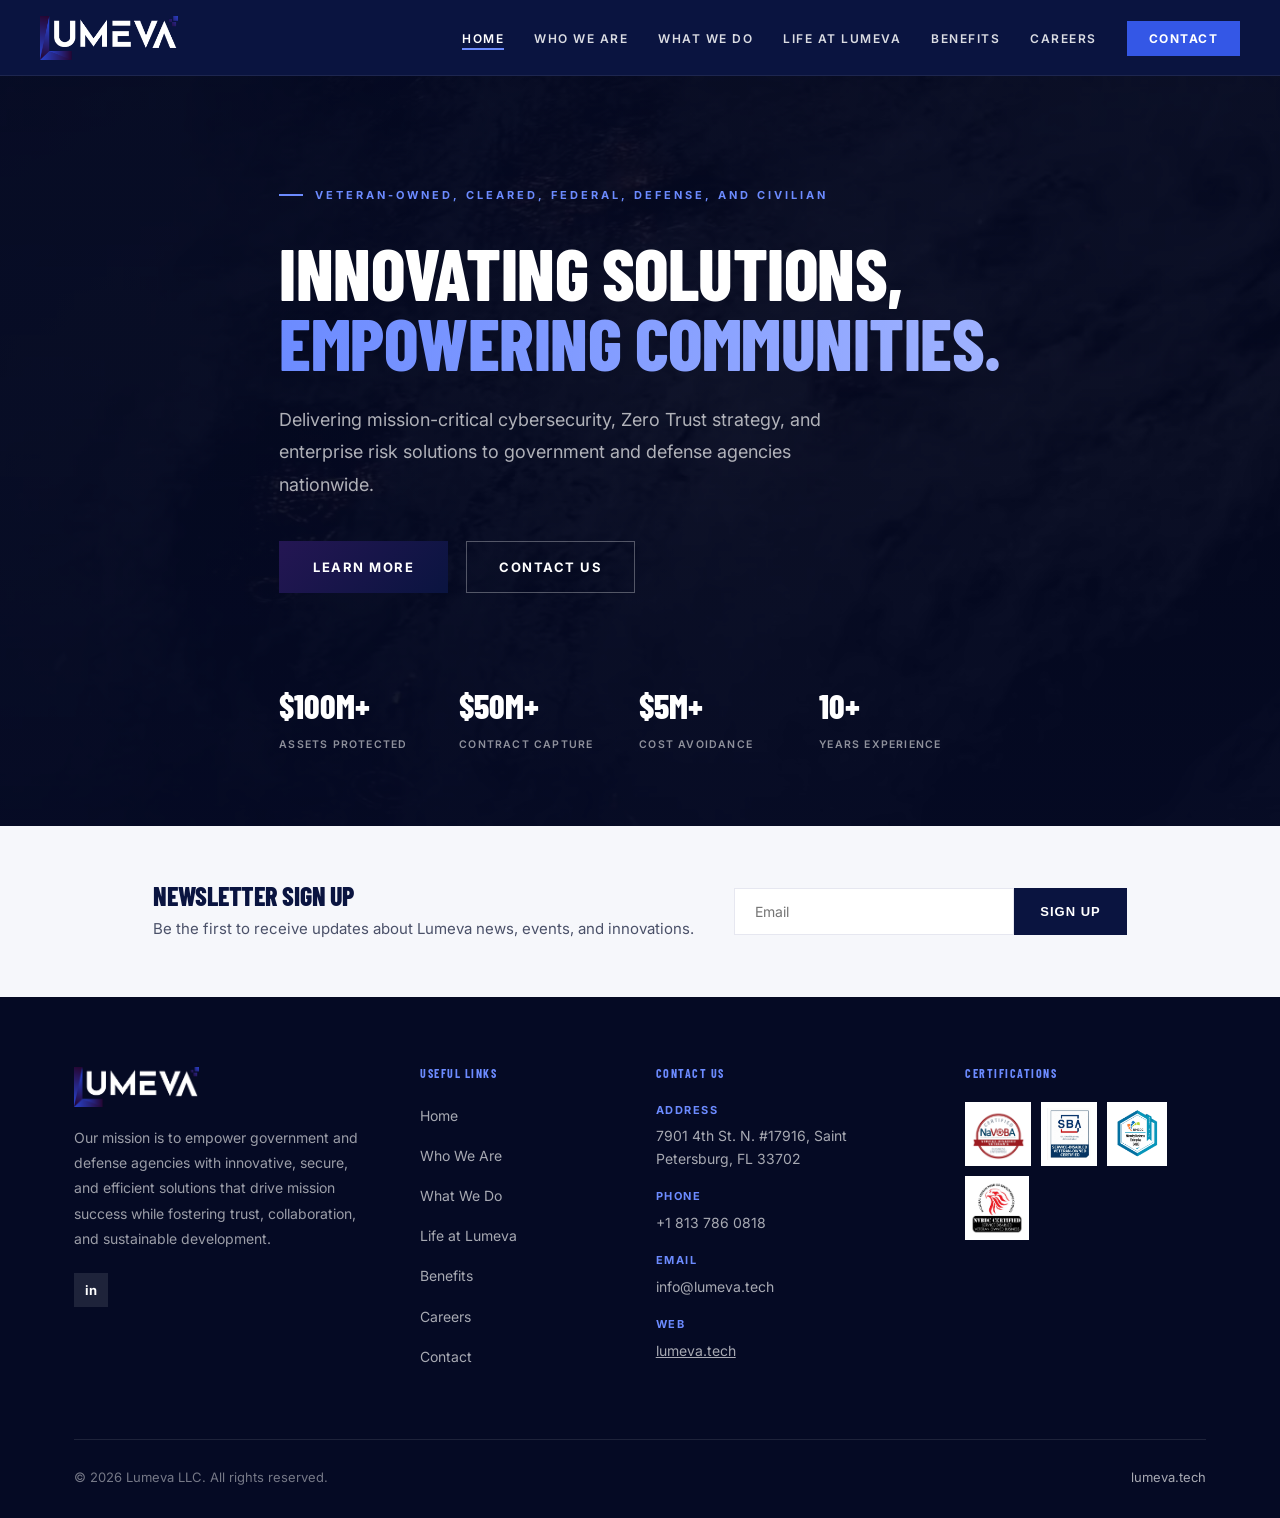
<file: index.html>
<!DOCTYPE html>
<html lang="en">
<head>
<meta charset="UTF-8">
<meta name="viewport" content="width=device-width, initial-scale=1.0">
<title>Lumeva | Innovating Solutions, Empowering Communities</title>
<meta name="description" content="Lumeva LLC is a veteran-owned, mission-driven government contractor delivering SETA, cybersecurity, program management, and strategic policy solutions to federal, state, and local agencies.">
<link rel="canonical" href="https://lumeva.tech/">
<link rel="icon" type="image/png" href="/images/favicon.png">
<link href="https://fonts.googleapis.com/css2?family=Inter:wght@400;500;600;700&family=Barlow+Condensed:wght@600;700;800&display=swap" rel="stylesheet">
<link rel="stylesheet" href="/css/styles.css">
</head>
<body>

<!-- NAV -->
<nav>
  <div class="logo">
    <a href="/"><img src="/images/logo-white.png" alt="Lumeva" /></a>
  </div>
  <ul>
    <li><a href="/" class="active">Home</a></li>
    <li><a href="/who-we-are/">Who We Are</a></li>
    <li><a href="/what-we-do/">What We Do</a></li>
    <li><a href="/life-at-lumeva/">Life at Lumeva</a></li>
    <li><a href="/benefits/">Benefits</a></li>
    <li><a href="/careers/">Careers</a></li>
    <li><a href="/contact/" class="nav-cta">Contact</a></li>
  </ul>
  <button class="nav-toggle" id="navToggle" aria-label="Toggle navigation menu"><span></span><span></span><span></span></button>
</nav>

<!-- HERO -->
<section id="home">
  <video class="hero-video" autoplay muted loop playsinline poster="/images/hero-video-poster.jpg">
    <source src="/images/hero-video.mp4" type="video/mp4">
  </video>
  <div class="hero-overlay"></div>
  <div class="wrap">
    <div class="hero-content">
      <div class="hero-tag">Veteran-Owned, Cleared, Federal, Defense, and Civilian</div>
      <h1>Innovating Solutions, <em>Empowering Communities.</em></h1>
      <p class="hero-sub">Delivering mission-critical cybersecurity, Zero Trust strategy, and enterprise risk solutions to government and defense agencies nationwide.</p>
      <div class="hero-buttons">
        <a href="/who-we-are/" class="btn">Learn More</a>
        <a href="/contact/" class="btn-outline">Contact Us</a>
      </div>
      <div class="hero-stats">
        <div class="hero-stat"><span class="num">$100M+</span><span class="label">Assets Protected</span></div>
        <div class="hero-stat"><span class="num">$50M+</span><span class="label">Contract Capture</span></div>
        <div class="hero-stat"><span class="num">$5M+</span><span class="label">Cost Avoidance</span></div>
        <div class="hero-stat"><span class="num">10+</span><span class="label">Years Experience</span></div>
      </div>
    </div>
  </div>
</section>

<!-- NEWSLETTER -->
<div class="newsletter">
  <div class="wrap" style="display:flex; align-items:center; justify-content:space-between; gap:40px; flex-wrap:wrap;">
    <div>
      <h3>Newsletter Sign Up</h3>
      <p>Be the first to receive updates about Lumeva news, events, and innovations.</p>
    </div>
    <div class="newsletter-form">
      <input type="email" placeholder="Email" />
      <button>Sign up</button>
    </div>
  </div>
</div>

<!-- FOOTER -->
<footer>
  <div class="wrap">
    <div class="footer-grid">
      <div class="footer-about">
        <div class="footer-logo"><img src="/images/logo-white.png" alt="Lumeva" /></div>
        <p>Our mission is to empower government and defense agencies with innovative, secure, and efficient solutions that drive mission success while fostering trust, collaboration, and sustainable development.</p>
        <a href="https://linkedin.com" class="linkedin-icon" target="_blank">in</a>
      </div>
      <div class="footer-links">
        <h4>Useful Links</h4>
        <ul>
          <li><a href="/">Home</a></li>
          <li><a href="/who-we-are/">Who We Are</a></li>
          <li><a href="/what-we-do/">What We Do</a></li>
          <li><a href="/life-at-lumeva/">Life at Lumeva</a></li>
          <li><a href="/benefits/">Benefits</a></li>
          <li><a href="/careers/">Careers</a></li>
          <li><a href="/contact/">Contact</a></li>
        </ul>
      </div>
      <div class="footer-contact">
        <h4>Contact Us</h4>
        <div class="footer-contact-item"><span class="ci-label">Address</span>7901 4th St. N. #17916, Saint Petersburg, FL 33702</div>
        <div class="footer-contact-item"><span class="ci-label">Phone</span>+1 813 786 0818</div>
        <div class="footer-contact-item"><span class="ci-label">Email</span>info@lumeva.tech</div>
        <div class="footer-contact-item"><span class="ci-label">Web</span><a href="https://lumeva.tech" style="color:rgba(255,255,255,0.65);">lumeva.tech</a></div>
      </div>
      <div class="footer-badges">
        <h4>Certifications</h4>
        <div class="badge-row">
          <div class="badge-chip"><img src="/images/badge-navoba-white.png" alt="NaVOBA Certified" /></div>
          <div class="badge-chip"><img src="/images/badge-sdvosb.png" alt="SBA Service-Disabled Veteran-Owned Certified" /></div>
          <div class="badge-chip"><img src="/images/badge-mbe.png" alt="NMSDC MBE Certified" /></div>
          <div class="badge-chip"><img src="/images/badge-nvbdc.jpg" alt="NVBDC Certified Service-Disabled Veteran Owned Business" /></div>
        </div>
      </div>
    </div>
    <div class="footer-bottom">
      <span>© 2026 Lumeva LLC. All rights reserved.</span>
      <a href="https://lumeva.tech">lumeva.tech</a>
    </div>
  </div>
</footer>

<script src="/js/main.js"></script>
</body>
</html>
</file>
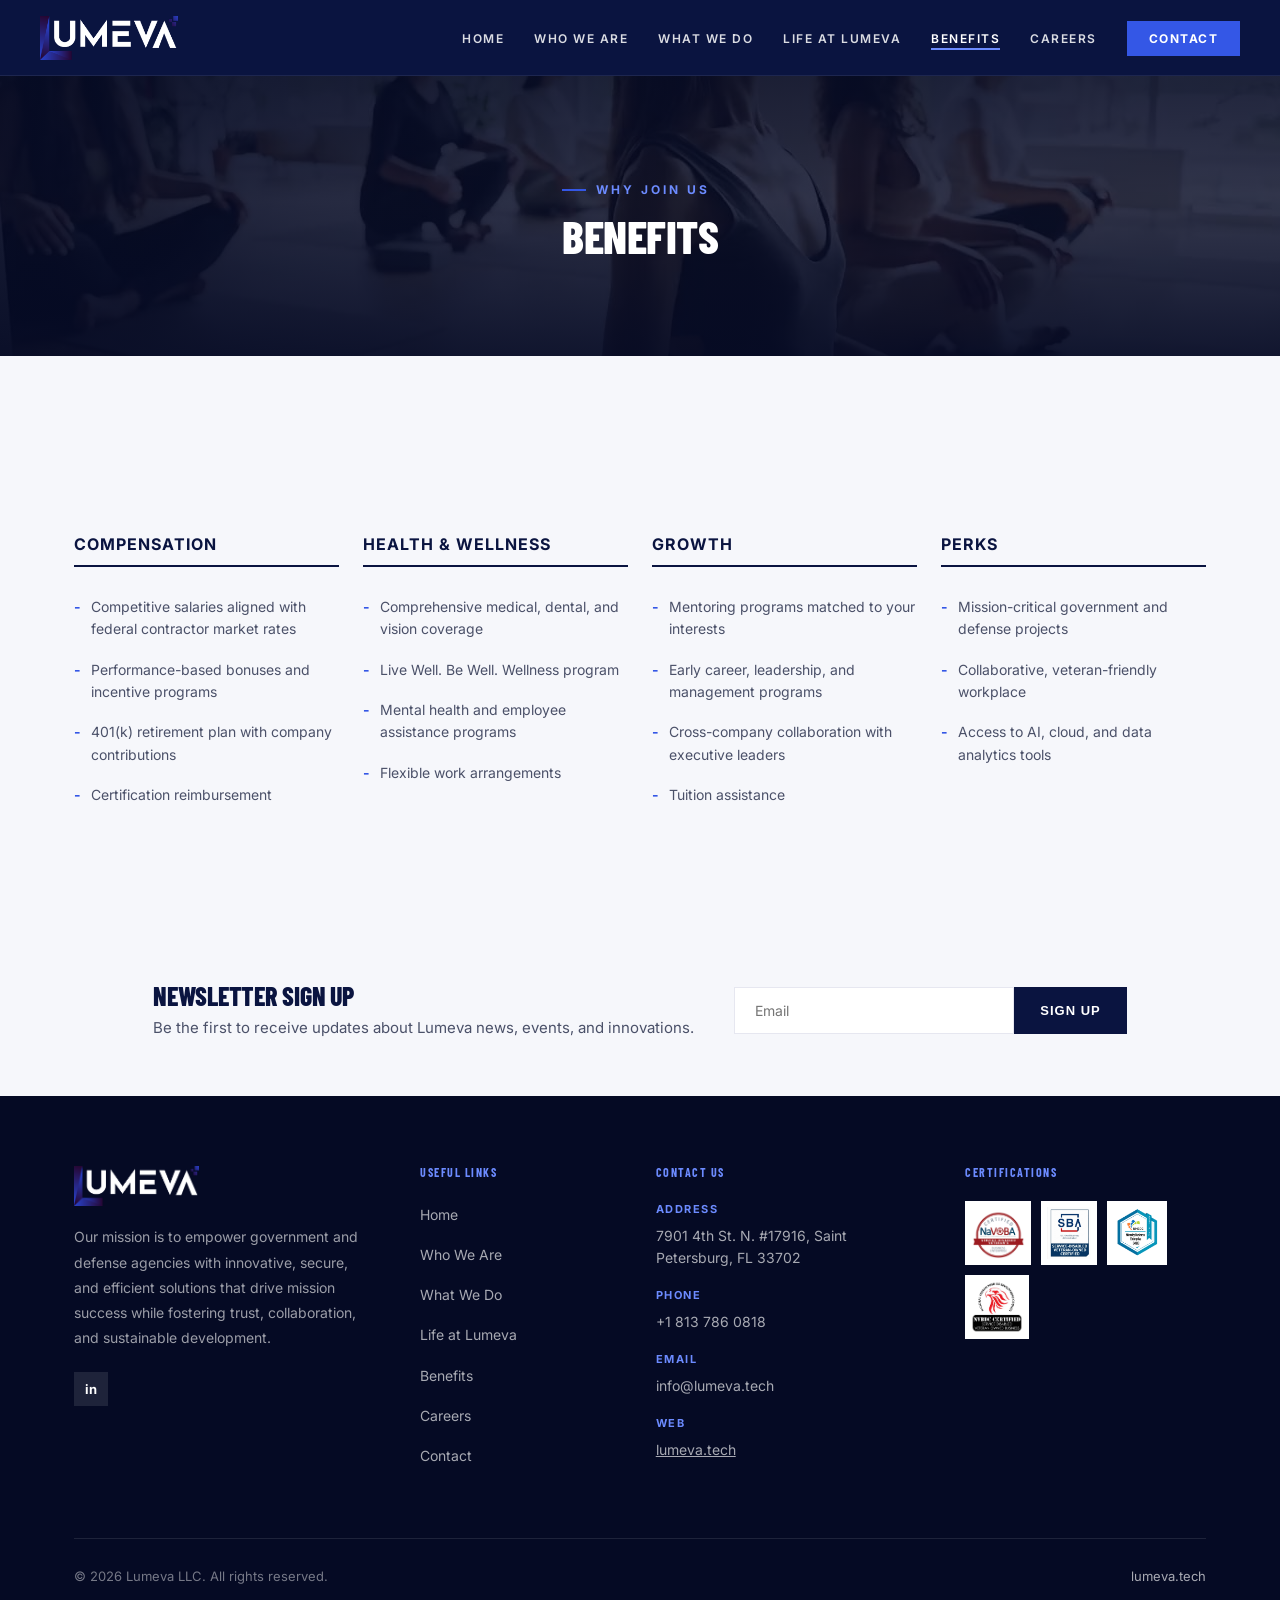
<file: benefits/index.html>
<!DOCTYPE html>
<html lang="en">
<head>
<meta charset="UTF-8">
<meta name="viewport" content="width=device-width, initial-scale=1.0">
<title>Benefits | Lumeva</title>
<meta name="description" content="See the compensation, health and wellness, growth, and perks benefits Lumeva LLC offers its employees.">
<link rel="canonical" href="https://lumeva.tech/benefits/">
<link rel="icon" type="image/png" href="/images/favicon.png">
<link href="https://fonts.googleapis.com/css2?family=Inter:wght@400;500;600;700&family=Barlow+Condensed:wght@600;700;800&display=swap" rel="stylesheet">
<link rel="stylesheet" href="/css/styles.css">
</head>
<body>

<!-- NAV -->
<nav>
  <div class="logo">
    <a href="/"><img src="/images/logo-white.png" alt="Lumeva" /></a>
  </div>
  <ul>
    <li><a href="/">Home</a></li>
    <li><a href="/who-we-are/">Who We Are</a></li>
    <li><a href="/what-we-do/">What We Do</a></li>
    <li><a href="/life-at-lumeva/">Life at Lumeva</a></li>
    <li><a href="/benefits/" class="active">Benefits</a></li>
    <li><a href="/careers/">Careers</a></li>
    <li><a href="/contact/" class="nav-cta">Contact</a></li>
  </ul>
  <button class="nav-toggle" id="navToggle" aria-label="Toggle navigation menu"><span></span><span></span><span></span></button>
</nav>

<div class="page-header">
  <video class="page-header-video" autoplay muted loop playsinline poster="/images/page-poster-benefits.jpg">
    <source src="/images/page-video-benefits.mp4" type="video/mp4">
  </video>
  <div class="wrap">
    <div class="eyebrow on-dark">Why Join Us</div>
    <h1>Benefits</h1>
  </div>
</div>

<!-- BENEFITS -->
<section id="benefits">
  <div class="wrap">
    <div class="benefits-grid fade-up" style="margin-top:70px;">
      <div class="benefit-block">
        <h4>Compensation</h4>
        <div class="benefit-item">Competitive salaries aligned with federal contractor market rates</div>
        <div class="benefit-item">Performance-based bonuses and incentive programs</div>
        <div class="benefit-item">401(k) retirement plan with company contributions</div>
        <div class="benefit-item">Certification reimbursement</div>
      </div>
      <div class="benefit-block">
        <h4>Health &amp; Wellness</h4>
        <div class="benefit-item">Comprehensive medical, dental, and vision coverage</div>
        <div class="benefit-item">Live Well. Be Well. Wellness program</div>
        <div class="benefit-item">Mental health and employee assistance programs</div>
        <div class="benefit-item">Flexible work arrangements</div>
      </div>
      <div class="benefit-block">
        <h4>Growth</h4>
        <div class="benefit-item">Mentoring programs matched to your interests</div>
        <div class="benefit-item">Early career, leadership, and management programs</div>
        <div class="benefit-item">Cross-company collaboration with executive leaders</div>
        <div class="benefit-item">Tuition assistance</div>
      </div>
      <div class="benefit-block">
        <h4>Perks</h4>
        <div class="benefit-item">Mission-critical government and defense projects</div>
        <div class="benefit-item">Collaborative, veteran-friendly workplace</div>
        <div class="benefit-item">Access to AI, cloud, and data analytics tools</div>
      </div>
    </div>
  </div>
</section>

<!-- NEWSLETTER -->
<div class="newsletter">
  <div class="wrap" style="display:flex; align-items:center; justify-content:space-between; gap:40px; flex-wrap:wrap;">
    <div>
      <h3>Newsletter Sign Up</h3>
      <p>Be the first to receive updates about Lumeva news, events, and innovations.</p>
    </div>
    <div class="newsletter-form">
      <input type="email" placeholder="Email" />
      <button>Sign up</button>
    </div>
  </div>
</div>

<!-- FOOTER -->
<footer>
  <div class="wrap">
    <div class="footer-grid">
      <div class="footer-about">
        <div class="footer-logo"><img src="/images/logo-white.png" alt="Lumeva" /></div>
        <p>Our mission is to empower government and defense agencies with innovative, secure, and efficient solutions that drive mission success while fostering trust, collaboration, and sustainable development.</p>
        <a href="https://linkedin.com" class="linkedin-icon" target="_blank">in</a>
      </div>
      <div class="footer-links">
        <h4>Useful Links</h4>
        <ul>
          <li><a href="/">Home</a></li>
          <li><a href="/who-we-are/">Who We Are</a></li>
          <li><a href="/what-we-do/">What We Do</a></li>
          <li><a href="/life-at-lumeva/">Life at Lumeva</a></li>
          <li><a href="/benefits/">Benefits</a></li>
          <li><a href="/careers/">Careers</a></li>
          <li><a href="/contact/">Contact</a></li>
        </ul>
      </div>
      <div class="footer-contact">
        <h4>Contact Us</h4>
        <div class="footer-contact-item"><span class="ci-label">Address</span>7901 4th St. N. #17916, Saint Petersburg, FL 33702</div>
        <div class="footer-contact-item"><span class="ci-label">Phone</span>+1 813 786 0818</div>
        <div class="footer-contact-item"><span class="ci-label">Email</span>info@lumeva.tech</div>
        <div class="footer-contact-item"><span class="ci-label">Web</span><a href="https://lumeva.tech" style="color:rgba(255,255,255,0.65);">lumeva.tech</a></div>
      </div>
      <div class="footer-badges">
        <h4>Certifications</h4>
        <div class="badge-row">
          <div class="badge-chip"><img src="/images/badge-navoba-white.png" alt="NaVOBA Certified" /></div>
          <div class="badge-chip"><img src="/images/badge-sdvosb.png" alt="SBA Service-Disabled Veteran-Owned Certified" /></div>
          <div class="badge-chip"><img src="/images/badge-mbe.png" alt="NMSDC MBE Certified" /></div>
          <div class="badge-chip"><img src="/images/badge-nvbdc.jpg" alt="NVBDC Certified Service-Disabled Veteran Owned Business" /></div>
        </div>
      </div>
    </div>
    <div class="footer-bottom">
      <span>© 2026 Lumeva LLC. All rights reserved.</span>
      <a href="https://lumeva.tech">lumeva.tech</a>
    </div>
  </div>
</footer>

<script src="/js/main.js"></script>
</body>
</html>
</file>
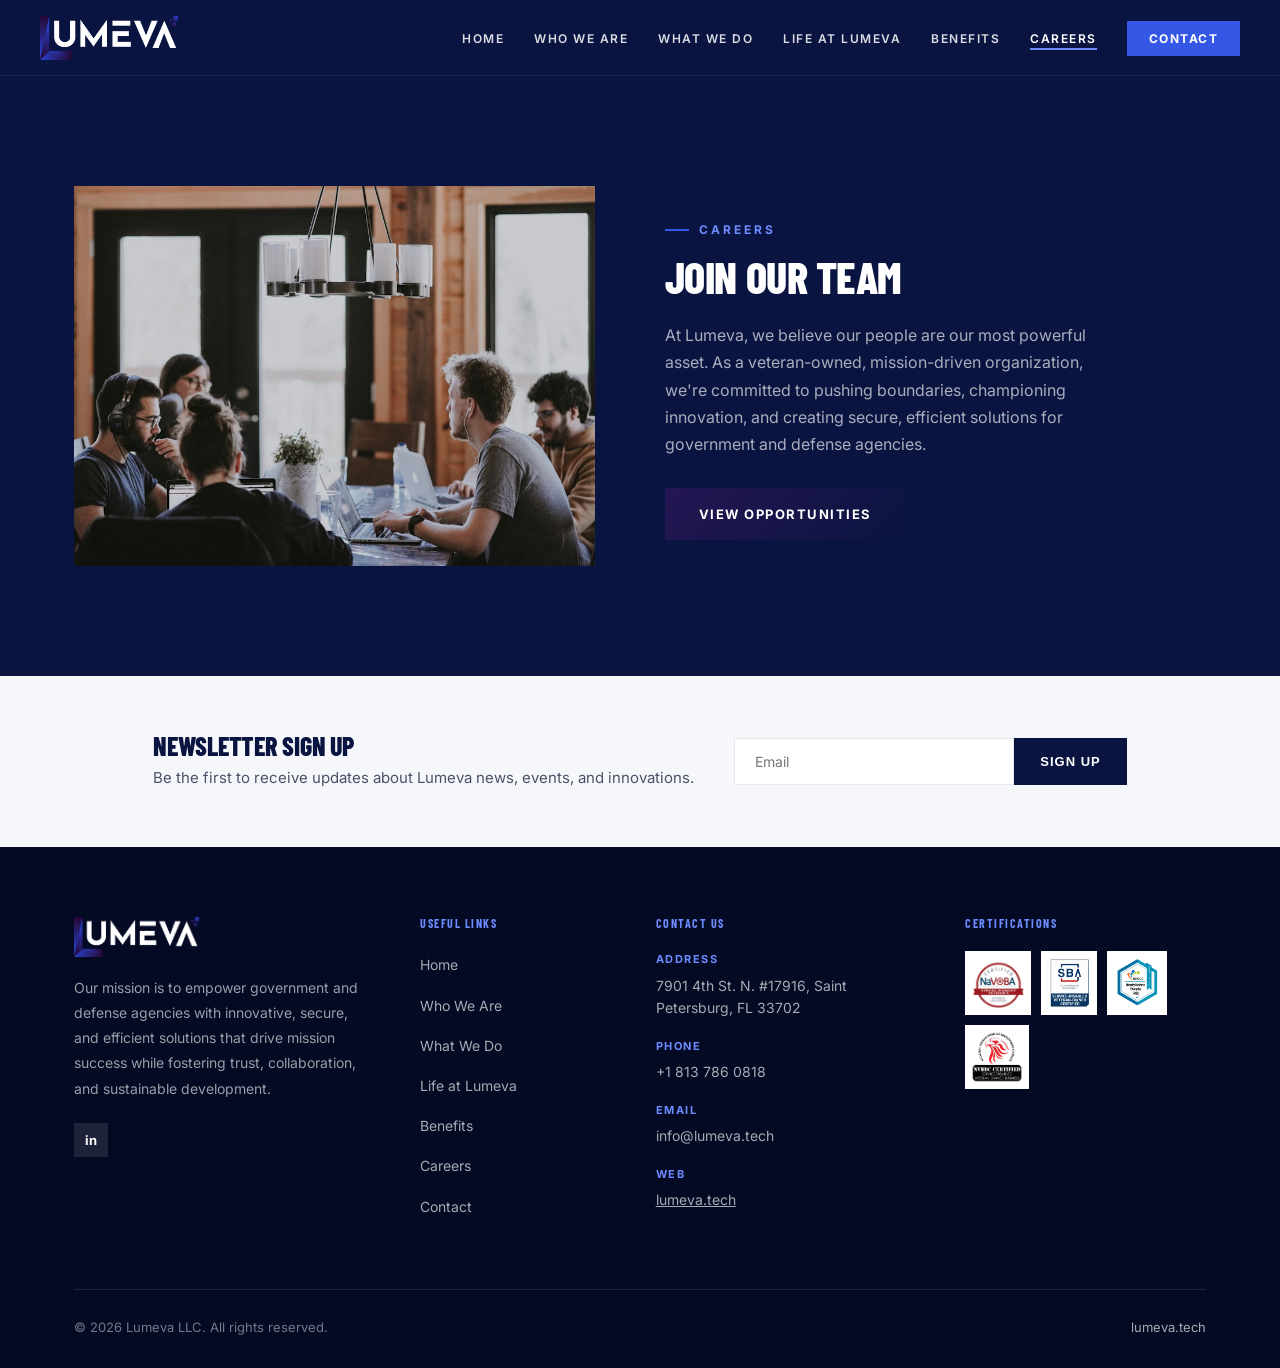
<file: careers/index.html>
<!DOCTYPE html>
<html lang="en">
<head>
<meta charset="UTF-8">
<meta name="viewport" content="width=device-width, initial-scale=1.0">
<title>Careers | Lumeva</title>
<meta name="description" content="Join Lumeva LLC's team — explore career opportunities with a veteran-owned, mission-driven government contractor.">
<link rel="canonical" href="https://lumeva.tech/careers/">
<link rel="icon" type="image/png" href="/images/favicon.png">
<link href="https://fonts.googleapis.com/css2?family=Inter:wght@400;500;600;700&family=Barlow+Condensed:wght@600;700;800&display=swap" rel="stylesheet">
<link rel="stylesheet" href="/css/styles.css">
</head>
<body>

<!-- NAV -->
<nav>
  <div class="logo">
    <a href="/"><img src="/images/logo-white.png" alt="Lumeva" /></a>
  </div>
  <ul>
    <li><a href="/">Home</a></li>
    <li><a href="/who-we-are/">Who We Are</a></li>
    <li><a href="/what-we-do/">What We Do</a></li>
    <li><a href="/life-at-lumeva/">Life at Lumeva</a></li>
    <li><a href="/benefits/">Benefits</a></li>
    <li><a href="/careers/" class="active">Careers</a></li>
    <li><a href="/contact/" class="nav-cta">Contact</a></li>
  </ul>
  <button class="nav-toggle" id="navToggle" aria-label="Toggle navigation menu"><span></span><span></span><span></span></button>
</nav>

<!-- CAREERS -->
<section id="careers">
  <div class="wrap">
    <div class="careers-flex fade-up">
      <img src="/images/careers-photo.jpg" alt="Careers at Lumeva" />
      <div class="careers-copy">
        <div class="eyebrow on-dark">Careers</div>
        <h2>Join Our Team</h2>
        <p>At Lumeva, we believe our people are our most powerful asset. As a veteran-owned, mission-driven organization, we're committed to pushing boundaries, championing innovation, and creating secure, efficient solutions for government and defense agencies.</p>
        <a href="/contact/" class="btn">View Opportunities</a>
      </div>
    </div>
  </div>
</section>

<!-- NEWSLETTER -->
<div class="newsletter">
  <div class="wrap" style="display:flex; align-items:center; justify-content:space-between; gap:40px; flex-wrap:wrap;">
    <div>
      <h3>Newsletter Sign Up</h3>
      <p>Be the first to receive updates about Lumeva news, events, and innovations.</p>
    </div>
    <div class="newsletter-form">
      <input type="email" placeholder="Email" />
      <button>Sign up</button>
    </div>
  </div>
</div>

<!-- FOOTER -->
<footer>
  <div class="wrap">
    <div class="footer-grid">
      <div class="footer-about">
        <div class="footer-logo"><img src="/images/logo-white.png" alt="Lumeva" /></div>
        <p>Our mission is to empower government and defense agencies with innovative, secure, and efficient solutions that drive mission success while fostering trust, collaboration, and sustainable development.</p>
        <a href="https://linkedin.com" class="linkedin-icon" target="_blank">in</a>
      </div>
      <div class="footer-links">
        <h4>Useful Links</h4>
        <ul>
          <li><a href="/">Home</a></li>
          <li><a href="/who-we-are/">Who We Are</a></li>
          <li><a href="/what-we-do/">What We Do</a></li>
          <li><a href="/life-at-lumeva/">Life at Lumeva</a></li>
          <li><a href="/benefits/">Benefits</a></li>
          <li><a href="/careers/">Careers</a></li>
          <li><a href="/contact/">Contact</a></li>
        </ul>
      </div>
      <div class="footer-contact">
        <h4>Contact Us</h4>
        <div class="footer-contact-item"><span class="ci-label">Address</span>7901 4th St. N. #17916, Saint Petersburg, FL 33702</div>
        <div class="footer-contact-item"><span class="ci-label">Phone</span>+1 813 786 0818</div>
        <div class="footer-contact-item"><span class="ci-label">Email</span>info@lumeva.tech</div>
        <div class="footer-contact-item"><span class="ci-label">Web</span><a href="https://lumeva.tech" style="color:rgba(255,255,255,0.65);">lumeva.tech</a></div>
      </div>
      <div class="footer-badges">
        <h4>Certifications</h4>
        <div class="badge-row">
          <div class="badge-chip"><img src="/images/badge-navoba-white.png" alt="NaVOBA Certified" /></div>
          <div class="badge-chip"><img src="/images/badge-sdvosb.png" alt="SBA Service-Disabled Veteran-Owned Certified" /></div>
          <div class="badge-chip"><img src="/images/badge-mbe.png" alt="NMSDC MBE Certified" /></div>
          <div class="badge-chip"><img src="/images/badge-nvbdc.jpg" alt="NVBDC Certified Service-Disabled Veteran Owned Business" /></div>
        </div>
      </div>
    </div>
    <div class="footer-bottom">
      <span>© 2026 Lumeva LLC. All rights reserved.</span>
      <a href="https://lumeva.tech">lumeva.tech</a>
    </div>
  </div>
</footer>

<script src="/js/main.js"></script>
</body>
</html>
</file>
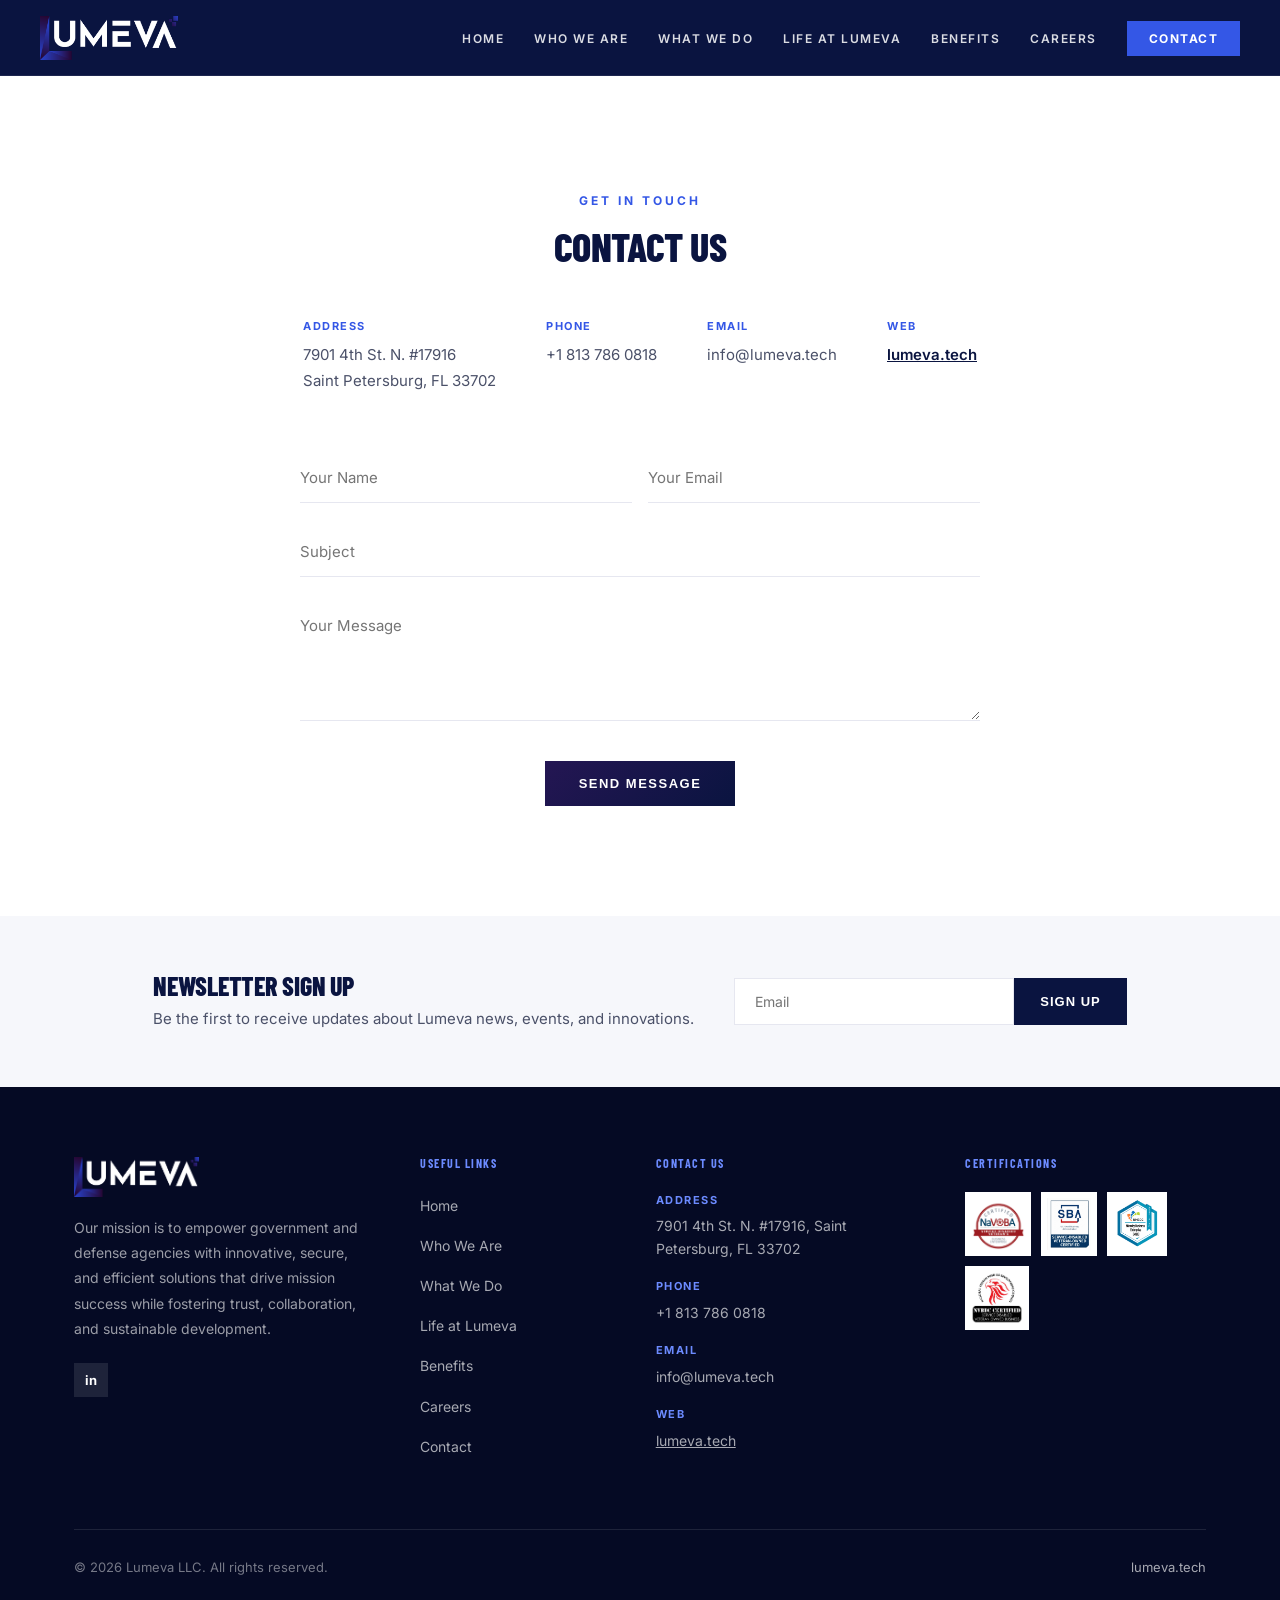
<file: contact/index.html>
<!DOCTYPE html>
<html lang="en">
<head>
<meta charset="UTF-8">
<meta name="viewport" content="width=device-width, initial-scale=1.0">
<title>Contact Us | Lumeva</title>
<meta name="description" content="Get in touch with Lumeva LLC — contact information, address, phone, and email for inquiries.">
<link rel="canonical" href="https://lumeva.tech/contact/">
<link rel="icon" type="image/png" href="/images/favicon.png">
<link href="https://fonts.googleapis.com/css2?family=Inter:wght@400;500;600;700&family=Barlow+Condensed:wght@600;700;800&display=swap" rel="stylesheet">
<link rel="stylesheet" href="/css/styles.css">
</head>
<body>

<!-- NAV -->
<nav>
  <div class="logo">
    <a href="/"><img src="/images/logo-white.png" alt="Lumeva" /></a>
  </div>
  <ul>
    <li><a href="/">Home</a></li>
    <li><a href="/who-we-are/">Who We Are</a></li>
    <li><a href="/what-we-do/">What We Do</a></li>
    <li><a href="/life-at-lumeva/">Life at Lumeva</a></li>
    <li><a href="/benefits/">Benefits</a></li>
    <li><a href="/careers/">Careers</a></li>
    <li><a href="/contact/" class="active nav-cta">Contact</a></li>
  </ul>
  <button class="nav-toggle" id="navToggle" aria-label="Toggle navigation menu"><span></span><span></span><span></span></button>
</nav>

<!-- CONTACT -->
<section id="contact">
  <div class="wrap">
    <div class="center-head fade-up" style="margin-bottom:50px;">
      <div class="eyebrow center">Get In Touch</div>
      <h2 class="section-title">Contact Us</h2>
    </div>
    <div class="contact-info fade-up">
      <div class="contact-info-item"><span class="ci-label">Address</span>7901 4th St. N. #17916<br>Saint Petersburg, FL 33702</div>
      <div class="contact-info-item"><span class="ci-label">Phone</span>+1 813 786 0818</div>
      <div class="contact-info-item"><span class="ci-label">Email</span>info@lumeva.tech</div>
      <div class="contact-info-item"><span class="ci-label">Web</span><a href="https://lumeva.tech" style="color:var(--navy); font-weight:600;">lumeva.tech</a></div>
    </div>
    <div class="contact-form fade-up">
      <div class="contact-form-row">
        <input type="text" placeholder="Your Name" />
        <input type="email" placeholder="Your Email" />
      </div>
      <input type="text" placeholder="Subject" />
      <textarea placeholder="Your Message"></textarea>
      <div style="text-align:center;">
        <button type="button" class="btn">Send Message</button>
      </div>
    </div>
  </div>
</section>

<!-- NEWSLETTER -->
<div class="newsletter">
  <div class="wrap" style="display:flex; align-items:center; justify-content:space-between; gap:40px; flex-wrap:wrap;">
    <div>
      <h3>Newsletter Sign Up</h3>
      <p>Be the first to receive updates about Lumeva news, events, and innovations.</p>
    </div>
    <div class="newsletter-form">
      <input type="email" placeholder="Email" />
      <button>Sign up</button>
    </div>
  </div>
</div>

<!-- FOOTER -->
<footer>
  <div class="wrap">
    <div class="footer-grid">
      <div class="footer-about">
        <div class="footer-logo"><img src="/images/logo-white.png" alt="Lumeva" /></div>
        <p>Our mission is to empower government and defense agencies with innovative, secure, and efficient solutions that drive mission success while fostering trust, collaboration, and sustainable development.</p>
        <a href="https://linkedin.com" class="linkedin-icon" target="_blank">in</a>
      </div>
      <div class="footer-links">
        <h4>Useful Links</h4>
        <ul>
          <li><a href="/">Home</a></li>
          <li><a href="/who-we-are/">Who We Are</a></li>
          <li><a href="/what-we-do/">What We Do</a></li>
          <li><a href="/life-at-lumeva/">Life at Lumeva</a></li>
          <li><a href="/benefits/">Benefits</a></li>
          <li><a href="/careers/">Careers</a></li>
          <li><a href="/contact/">Contact</a></li>
        </ul>
      </div>
      <div class="footer-contact">
        <h4>Contact Us</h4>
        <div class="footer-contact-item"><span class="ci-label">Address</span>7901 4th St. N. #17916, Saint Petersburg, FL 33702</div>
        <div class="footer-contact-item"><span class="ci-label">Phone</span>+1 813 786 0818</div>
        <div class="footer-contact-item"><span class="ci-label">Email</span>info@lumeva.tech</div>
        <div class="footer-contact-item"><span class="ci-label">Web</span><a href="https://lumeva.tech" style="color:rgba(255,255,255,0.65);">lumeva.tech</a></div>
      </div>
      <div class="footer-badges">
        <h4>Certifications</h4>
        <div class="badge-row">
          <div class="badge-chip"><img src="/images/badge-navoba-white.png" alt="NaVOBA Certified" /></div>
          <div class="badge-chip"><img src="/images/badge-sdvosb.png" alt="SBA Service-Disabled Veteran-Owned Certified" /></div>
          <div class="badge-chip"><img src="/images/badge-mbe.png" alt="NMSDC MBE Certified" /></div>
          <div class="badge-chip"><img src="/images/badge-nvbdc.jpg" alt="NVBDC Certified Service-Disabled Veteran Owned Business" /></div>
        </div>
      </div>
    </div>
    <div class="footer-bottom">
      <span>© 2026 Lumeva LLC. All rights reserved.</span>
      <a href="https://lumeva.tech">lumeva.tech</a>
    </div>
  </div>
</footer>

<script src="/js/main.js"></script>
</body>
</html>
</file>
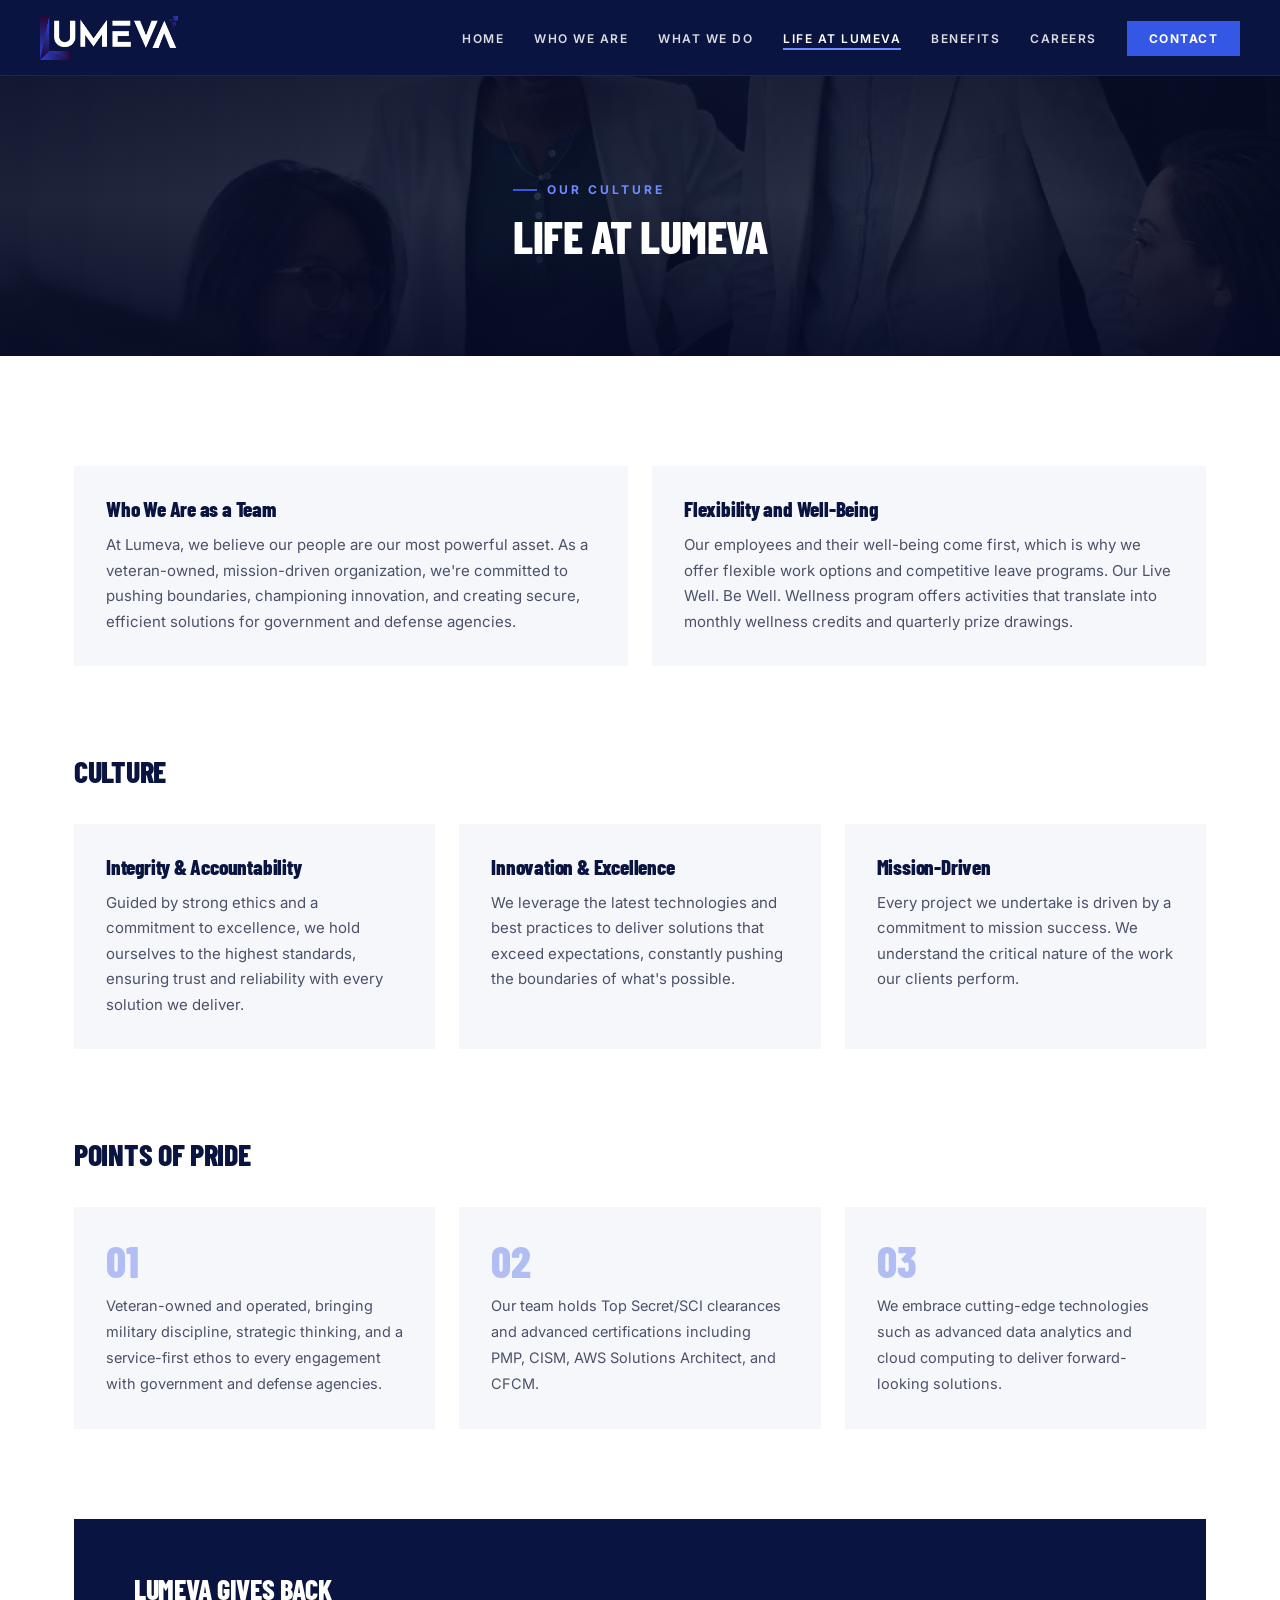
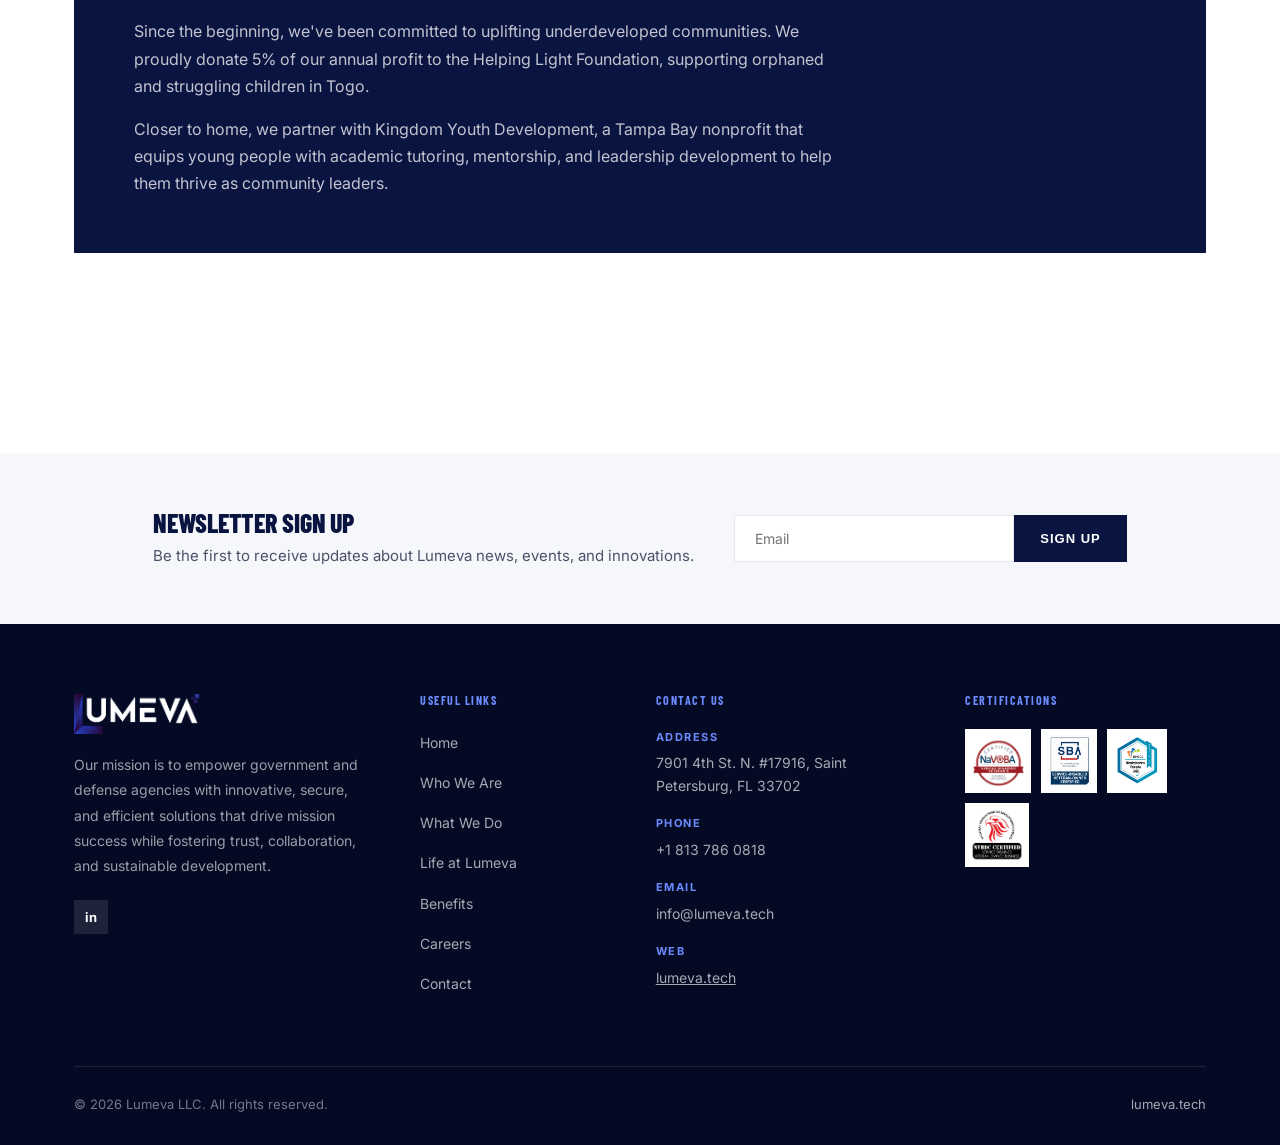
<file: life-at-lumeva/index.html>
<!DOCTYPE html>
<html lang="en">
<head>
<meta charset="UTF-8">
<meta name="viewport" content="width=device-width, initial-scale=1.0">
<title>Life at Lumeva | Lumeva</title>
<meta name="description" content="Discover Lumeva LLC's culture, points of pride, and community giving as a veteran-owned, mission-driven government contractor.">
<link rel="canonical" href="https://lumeva.tech/life-at-lumeva/">
<link rel="icon" type="image/png" href="/images/favicon.png">
<link href="https://fonts.googleapis.com/css2?family=Inter:wght@400;500;600;700&family=Barlow+Condensed:wght@600;700;800&display=swap" rel="stylesheet">
<link rel="stylesheet" href="/css/styles.css">
</head>
<body>

<!-- NAV -->
<nav>
  <div class="logo">
    <a href="/"><img src="/images/logo-white.png" alt="Lumeva" /></a>
  </div>
  <ul>
    <li><a href="/">Home</a></li>
    <li><a href="/who-we-are/">Who We Are</a></li>
    <li><a href="/what-we-do/">What We Do</a></li>
    <li><a href="/life-at-lumeva/" class="active">Life at Lumeva</a></li>
    <li><a href="/benefits/">Benefits</a></li>
    <li><a href="/careers/">Careers</a></li>
    <li><a href="/contact/" class="nav-cta">Contact</a></li>
  </ul>
  <button class="nav-toggle" id="navToggle" aria-label="Toggle navigation menu"><span></span><span></span><span></span></button>
</nav>

<div class="page-header">
  <video class="page-header-video" autoplay muted loop playsinline poster="/images/page-poster-life.jpg">
    <source src="/images/page-video-life.mp4" type="video/mp4">
  </video>
  <div class="wrap">
    <div class="eyebrow on-dark">Our Culture</div>
    <h1>Life at Lumeva</h1>
  </div>
</div>

<!-- LIFE AT LUMEVA -->
<section id="life">
  <div class="wrap">
    <div class="life-grid fade-up">
      <div class="card-flat">
        <h4>Who We Are as a Team</h4>
        <p>At Lumeva, we believe our people are our most powerful asset. As a veteran-owned, mission-driven organization, we're committed to pushing boundaries, championing innovation, and creating secure, efficient solutions for government and defense agencies.</p>
      </div>
      <div class="card-flat">
        <h4>Flexibility and Well-Being</h4>
        <p>Our employees and their well-being come first, which is why we offer flexible work options and competitive leave programs. Our Live Well. Be Well. Wellness program offers activities that translate into monthly wellness credits and quarterly prize drawings.</p>
      </div>
    </div>

    <div class="fade-up" style="margin-bottom:90px;">
      <div class="block-head"><h3>Culture</h3></div>
      <div class="culture-grid">
        <div class="card-flat">
          <h5>Integrity &amp; Accountability</h5>
          <p>Guided by strong ethics and a commitment to excellence, we hold ourselves to the highest standards, ensuring trust and reliability with every solution we deliver.</p>
        </div>
        <div class="card-flat">
          <h5>Innovation &amp; Excellence</h5>
          <p>We leverage the latest technologies and best practices to deliver solutions that exceed expectations, constantly pushing the boundaries of what's possible.</p>
        </div>
        <div class="card-flat">
          <h5>Mission-Driven</h5>
          <p>Every project we undertake is driven by a commitment to mission success. We understand the critical nature of the work our clients perform.</p>
        </div>
      </div>
    </div>

    <div class="fade-up" style="margin-bottom:90px;">
      <div class="block-head"><h3>Points of Pride</h3></div>
      <div class="pride-grid">
        <div class="pride-card">
          <div class="num">01</div>
          <p>Veteran-owned and operated, bringing military discipline, strategic thinking, and a service-first ethos to every engagement with government and defense agencies.</p>
        </div>
        <div class="pride-card">
          <div class="num">02</div>
          <p>Our team holds Top Secret/SCI clearances and advanced certifications including PMP, CISM, AWS Solutions Architect, and CFCM.</p>
        </div>
        <div class="pride-card">
          <div class="num">03</div>
          <p>We embrace cutting-edge technologies such as advanced data analytics and cloud computing to deliver forward-looking solutions.</p>
        </div>
      </div>
    </div>

    <div class="giving-section fade-up">
      <h3>Lumeva Gives Back</h3>
      <p>Since the beginning, we've been committed to uplifting underdeveloped communities. We proudly donate 5% of our annual profit to the Helping Light Foundation, supporting orphaned and struggling children in Togo.</p>
      <p style="margin-top:16px;">Closer to home, we partner with Kingdom Youth Development, a Tampa Bay nonprofit that equips young people with academic tutoring, mentorship, and leadership development to help them thrive as community leaders.</p>
    </div>
  </div>
</section>

<!-- NEWSLETTER -->
<div class="newsletter">
  <div class="wrap" style="display:flex; align-items:center; justify-content:space-between; gap:40px; flex-wrap:wrap;">
    <div>
      <h3>Newsletter Sign Up</h3>
      <p>Be the first to receive updates about Lumeva news, events, and innovations.</p>
    </div>
    <div class="newsletter-form">
      <input type="email" placeholder="Email" />
      <button>Sign up</button>
    </div>
  </div>
</div>

<!-- FOOTER -->
<footer>
  <div class="wrap">
    <div class="footer-grid">
      <div class="footer-about">
        <div class="footer-logo"><img src="/images/logo-white.png" alt="Lumeva" /></div>
        <p>Our mission is to empower government and defense agencies with innovative, secure, and efficient solutions that drive mission success while fostering trust, collaboration, and sustainable development.</p>
        <a href="https://linkedin.com" class="linkedin-icon" target="_blank">in</a>
      </div>
      <div class="footer-links">
        <h4>Useful Links</h4>
        <ul>
          <li><a href="/">Home</a></li>
          <li><a href="/who-we-are/">Who We Are</a></li>
          <li><a href="/what-we-do/">What We Do</a></li>
          <li><a href="/life-at-lumeva/">Life at Lumeva</a></li>
          <li><a href="/benefits/">Benefits</a></li>
          <li><a href="/careers/">Careers</a></li>
          <li><a href="/contact/">Contact</a></li>
        </ul>
      </div>
      <div class="footer-contact">
        <h4>Contact Us</h4>
        <div class="footer-contact-item"><span class="ci-label">Address</span>7901 4th St. N. #17916, Saint Petersburg, FL 33702</div>
        <div class="footer-contact-item"><span class="ci-label">Phone</span>+1 813 786 0818</div>
        <div class="footer-contact-item"><span class="ci-label">Email</span>info@lumeva.tech</div>
        <div class="footer-contact-item"><span class="ci-label">Web</span><a href="https://lumeva.tech" style="color:rgba(255,255,255,0.65);">lumeva.tech</a></div>
      </div>
      <div class="footer-badges">
        <h4>Certifications</h4>
        <div class="badge-row">
          <div class="badge-chip"><img src="/images/badge-navoba-white.png" alt="NaVOBA Certified" /></div>
          <div class="badge-chip"><img src="/images/badge-sdvosb.png" alt="SBA Service-Disabled Veteran-Owned Certified" /></div>
          <div class="badge-chip"><img src="/images/badge-mbe.png" alt="NMSDC MBE Certified" /></div>
          <div class="badge-chip"><img src="/images/badge-nvbdc.jpg" alt="NVBDC Certified Service-Disabled Veteran Owned Business" /></div>
        </div>
      </div>
    </div>
    <div class="footer-bottom">
      <span>© 2026 Lumeva LLC. All rights reserved.</span>
      <a href="https://lumeva.tech">lumeva.tech</a>
    </div>
  </div>
</footer>

<script src="/js/main.js"></script>
</body>
</html>
</file>
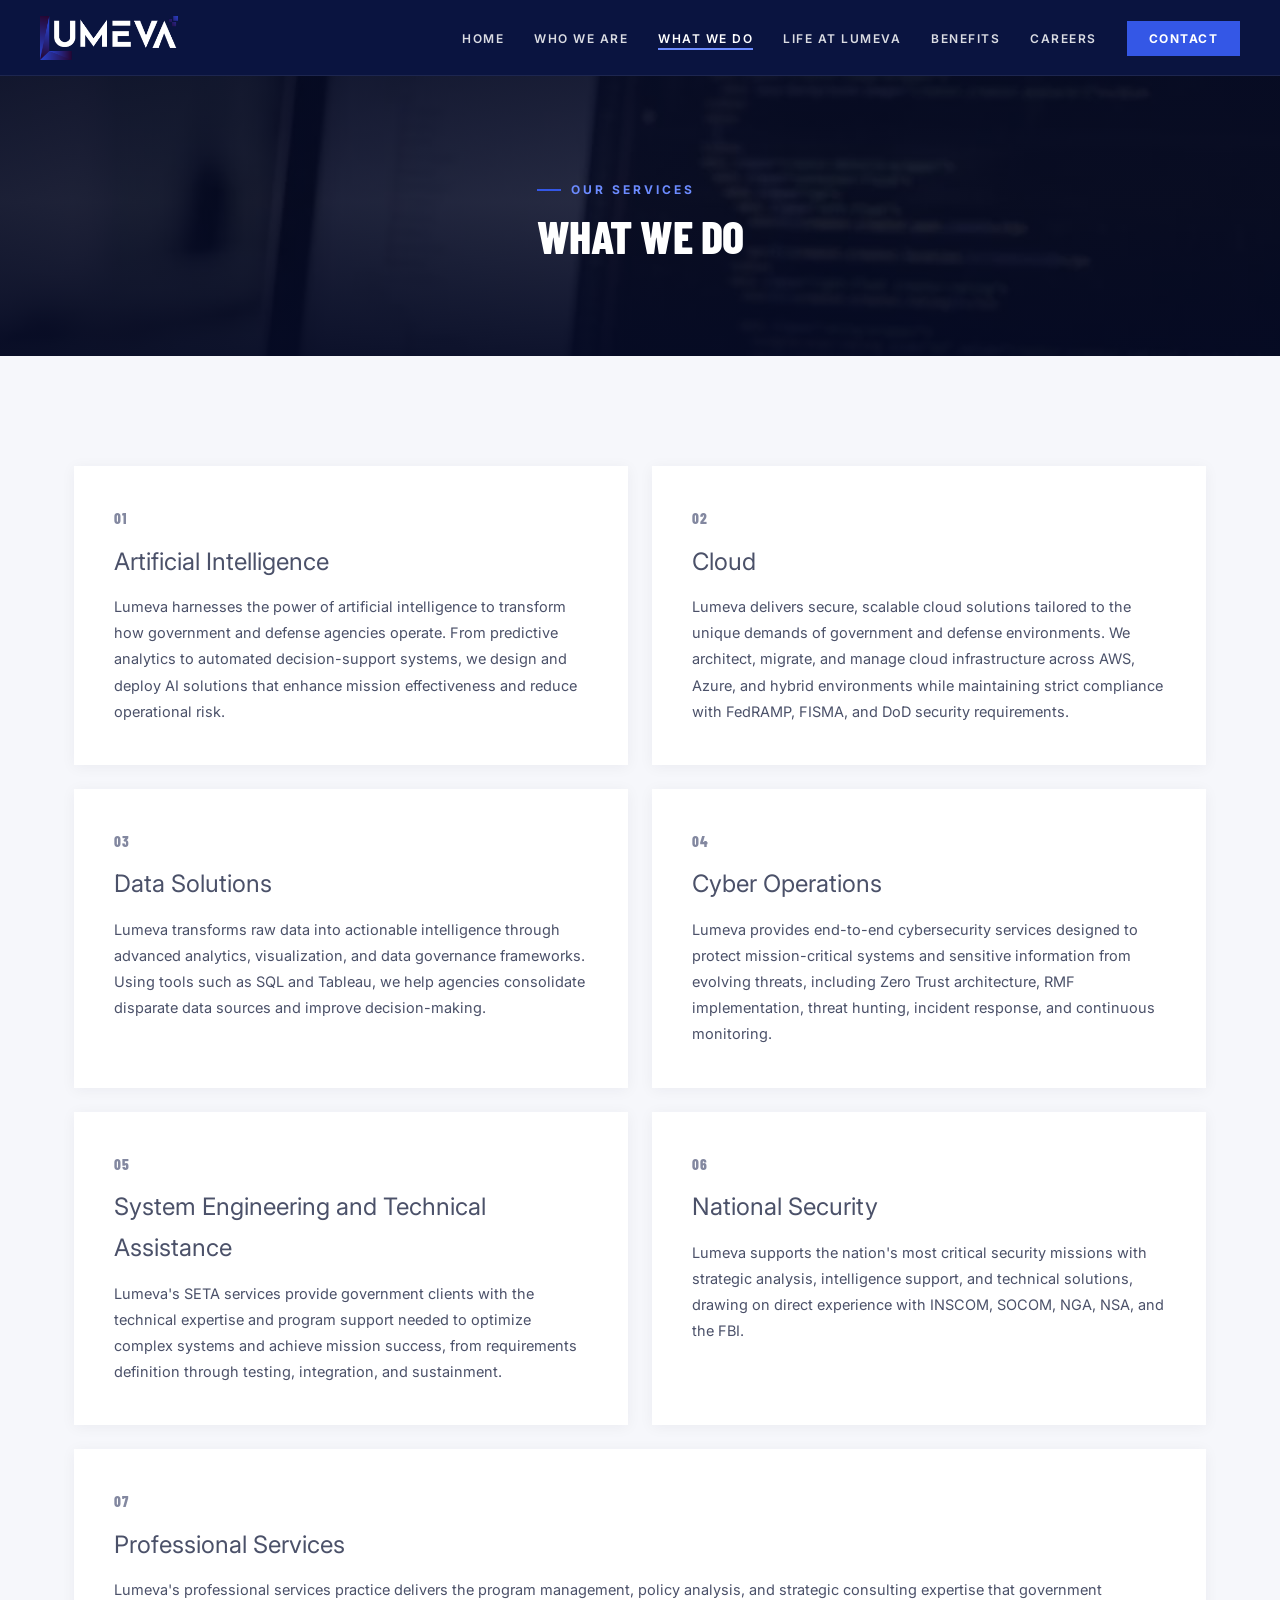
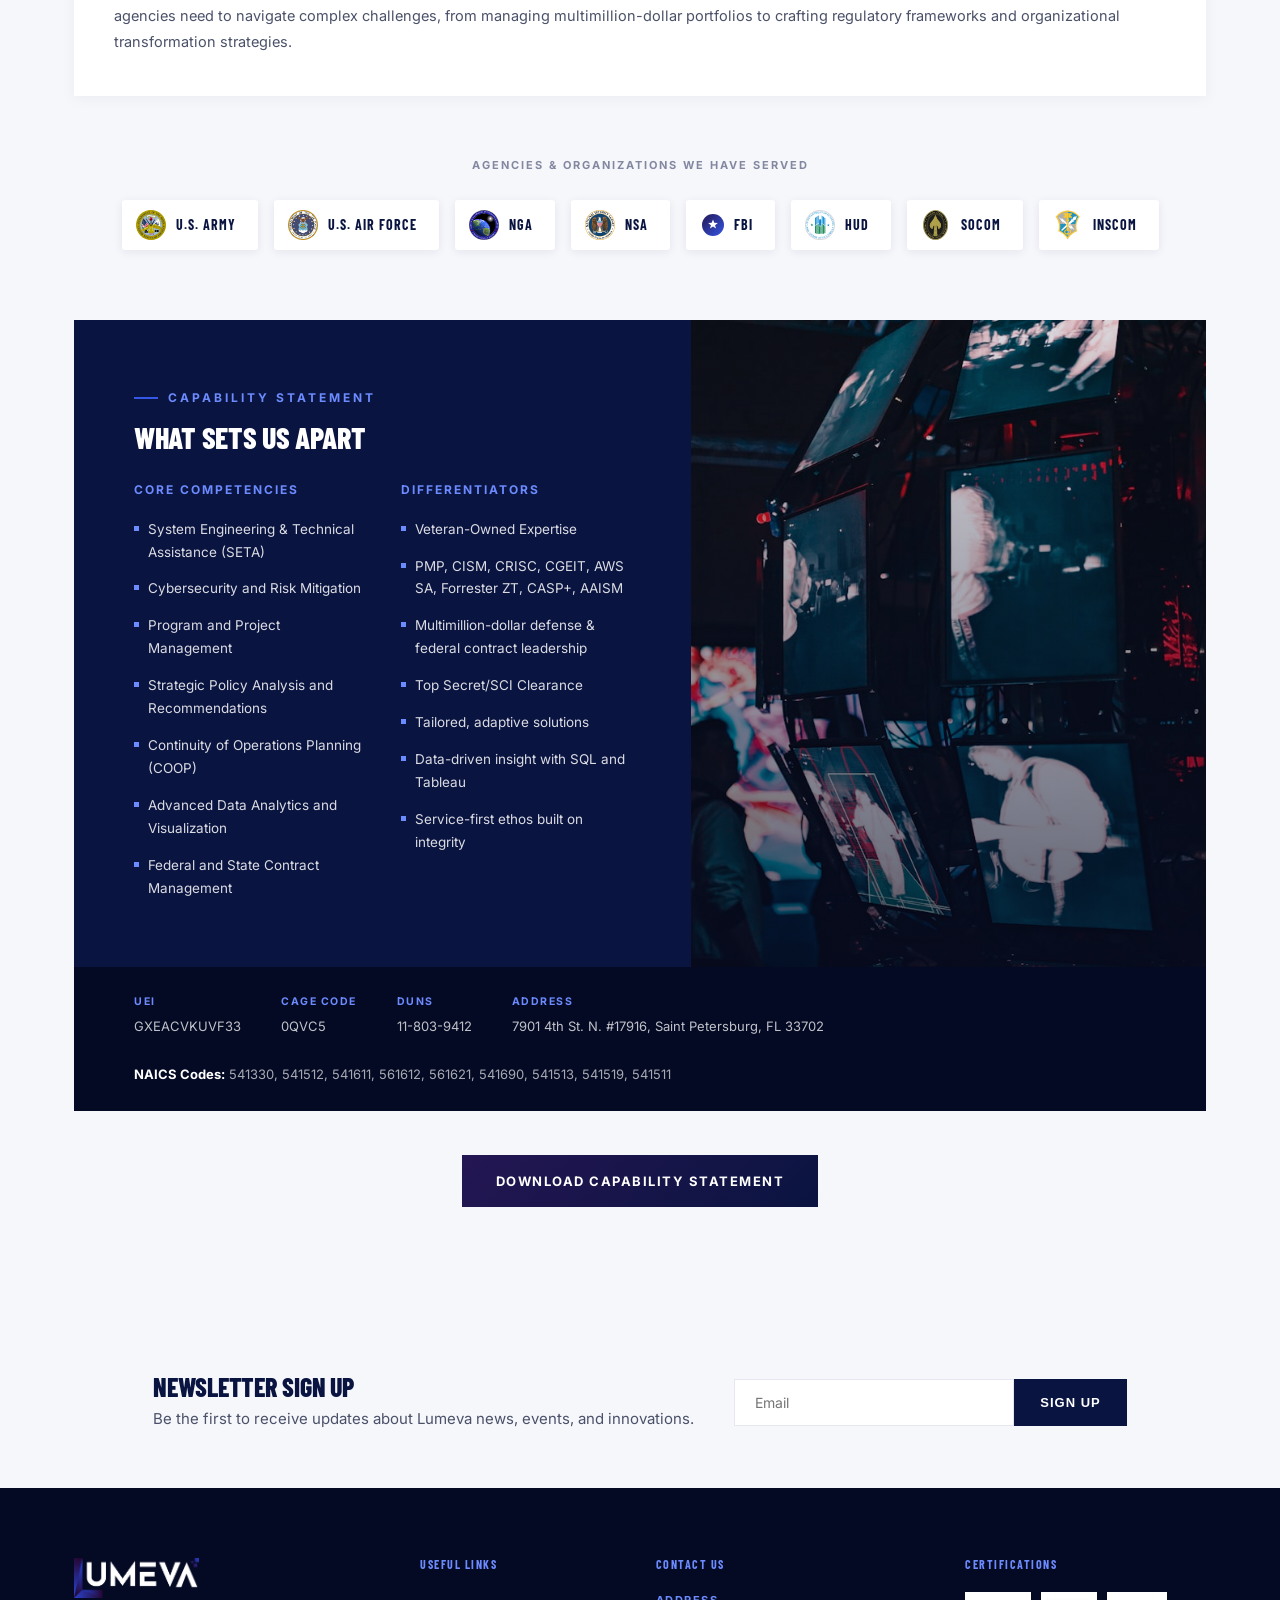
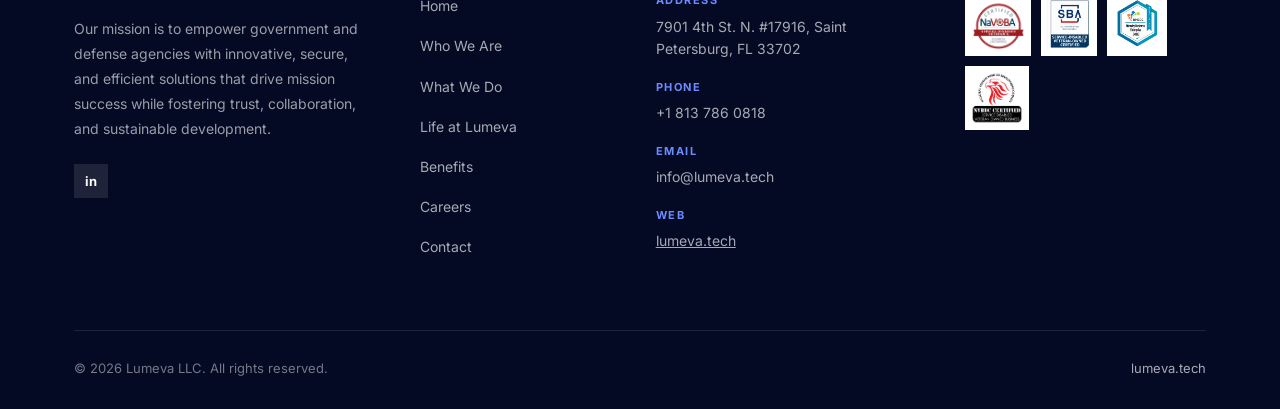
<file: what-we-do/index.html>
<!DOCTYPE html>
<html lang="en">
<head>
<meta charset="UTF-8">
<meta name="viewport" content="width=device-width, initial-scale=1.0">
<title>What We Do | Lumeva</title>
<meta name="description" content="Explore Lumeva LLC's services: AI, cloud, data solutions, cyber operations, SETA, national security, and professional services for government and defense agencies.">
<link rel="canonical" href="https://lumeva.tech/what-we-do/">
<link rel="icon" type="image/png" href="/images/favicon.png">
<link href="https://fonts.googleapis.com/css2?family=Inter:wght@400;500;600;700&family=Barlow+Condensed:wght@600;700;800&display=swap" rel="stylesheet">
<link rel="stylesheet" href="/css/styles.css">
</head>
<body>

<!-- NAV -->
<nav>
  <div class="logo">
    <a href="/"><img src="/images/logo-white.png" alt="Lumeva" /></a>
  </div>
  <ul>
    <li><a href="/">Home</a></li>
    <li><a href="/who-we-are/">Who We Are</a></li>
    <li><a href="/what-we-do/" class="active">What We Do</a></li>
    <li><a href="/life-at-lumeva/">Life at Lumeva</a></li>
    <li><a href="/benefits/">Benefits</a></li>
    <li><a href="/careers/">Careers</a></li>
    <li><a href="/contact/" class="nav-cta">Contact</a></li>
  </ul>
  <button class="nav-toggle" id="navToggle" aria-label="Toggle navigation menu"><span></span><span></span><span></span></button>
</nav>

<div class="page-header">
  <video class="page-header-video" autoplay muted loop playsinline poster="/images/page-poster-services.jpg">
    <source src="/images/page-video-services.mp4" type="video/mp4">
  </video>
  <div class="wrap">
    <div class="eyebrow on-dark">Our Services</div>
    <h1>What We Do</h1>
  </div>
</div>

<!-- WHAT WE DO -->
<section id="services">
  <div class="wrap">

    <div class="services-detail-grid fade-up">
      <div class="service-detail-card">
        <div class="sdc-index">01</div>
        <div class="sdc-title">Artificial Intelligence</div>
        <p>Lumeva harnesses the power of artificial intelligence to transform how government and defense agencies operate. From predictive analytics to automated decision-support systems, we design and deploy AI solutions that enhance mission effectiveness and reduce operational risk.</p>
      </div>
      <div class="service-detail-card">
        <div class="sdc-index">02</div>
        <div class="sdc-title">Cloud</div>
        <p>Lumeva delivers secure, scalable cloud solutions tailored to the unique demands of government and defense environments. We architect, migrate, and manage cloud infrastructure across AWS, Azure, and hybrid environments while maintaining strict compliance with FedRAMP, FISMA, and DoD security requirements.</p>
      </div>
      <div class="service-detail-card">
        <div class="sdc-index">03</div>
        <div class="sdc-title">Data Solutions</div>
        <p>Lumeva transforms raw data into actionable intelligence through advanced analytics, visualization, and data governance frameworks. Using tools such as SQL and Tableau, we help agencies consolidate disparate data sources and improve decision-making.</p>
      </div>
      <div class="service-detail-card">
        <div class="sdc-index">04</div>
        <div class="sdc-title">Cyber Operations</div>
        <p>Lumeva provides end-to-end cybersecurity services designed to protect mission-critical systems and sensitive information from evolving threats, including Zero Trust architecture, RMF implementation, threat hunting, incident response, and continuous monitoring.</p>
      </div>
      <div class="service-detail-card">
        <div class="sdc-index">05</div>
        <div class="sdc-title">System Engineering and Technical Assistance</div>
        <p>Lumeva's SETA services provide government clients with the technical expertise and program support needed to optimize complex systems and achieve mission success, from requirements definition through testing, integration, and sustainment.</p>
      </div>
      <div class="service-detail-card">
        <div class="sdc-index">06</div>
        <div class="sdc-title">National Security</div>
        <p>Lumeva supports the nation's most critical security missions with strategic analysis, intelligence support, and technical solutions, drawing on direct experience with INSCOM, SOCOM, NGA, NSA, and the FBI.</p>
      </div>
      <div class="service-detail-card span-2">
        <div class="sdc-index">07</div>
        <div class="sdc-title">Professional Services</div>
        <p>Lumeva's professional services practice delivers the program management, policy analysis, and strategic consulting expertise that government agencies need to navigate complex challenges, from managing multimillion-dollar portfolios to crafting regulatory frameworks and organizational transformation strategies.</p>
      </div>
    </div>

    <div class="agency-strip fade-up">
      <div class="agency-label">Agencies &amp; Organizations We Have Served</div>
      <div class="agency-pills">
        <span class="agency-pill logo-pill"><img src="/images/army.svg" alt="U.S. Army" />U.S. Army</span>
        <span class="agency-pill logo-pill"><img src="/images/airforce.png" alt="U.S. Air Force" />U.S. Air Force</span>
        <span class="agency-pill logo-pill"><img src="/images/nga.svg" alt="NGA" />NGA</span>
        <span class="agency-pill logo-pill"><img src="/images/nsa.svg" alt="NSA" />NSA</span>
        <span class="agency-pill"><span class="badge-icon"><svg viewBox="0 0 24 24"><path d="M12 1l2.6 6.6 7.1.3-5.6 4.4 2 6.9L12 15l-6.1 4.2 2-6.9L2.3 7.9l7.1-.3z"/></svg></span>FBI</span>
        <span class="agency-pill logo-pill"><img src="/images/hud.svg" alt="HUD" />HUD</span>
        <span class="agency-pill logo-pill"><img src="/images/socom.svg" alt="SOCOM" />SOCOM</span>
        <span class="agency-pill logo-pill"><img src="/images/inscom.svg" alt="INSCOM" />INSCOM</span>
      </div>
    </div>

    <!-- CAPABILITY STATEMENT -->
    <div class="capability-split fade-up">
      <div class="capability-panel">
        <div class="eyebrow on-dark">Capability Statement</div>
        <h3>What Sets Us Apart</h3>
        <div class="cap-cols">
          <div>
            <h5>Core Competencies</h5>
            <ul>
              <li>System Engineering &amp; Technical Assistance (SETA)</li>
              <li>Cybersecurity and Risk Mitigation</li>
              <li>Program and Project Management</li>
              <li>Strategic Policy Analysis and Recommendations</li>
              <li>Continuity of Operations Planning (COOP)</li>
              <li>Advanced Data Analytics and Visualization</li>
              <li>Federal and State Contract Management</li>
            </ul>
          </div>
          <div>
            <h5>Differentiators</h5>
            <ul>
              <li>Veteran-Owned Expertise</li>
              <li>PMP, CISM, CRISC, CGEIT, AWS SA, Forrester ZT, CASP+, AAISM</li>
              <li>Multimillion-dollar defense &amp; federal contract leadership</li>
              <li>Top Secret/SCI Clearance</li>
              <li>Tailored, adaptive solutions</li>
              <li>Data-driven insight with SQL and Tableau</li>
              <li>Service-first ethos built on integrity</li>
            </ul>
          </div>
        </div>
      </div>
      <div class="capability-image">
        <img src="/images/server-room.jpg" alt="Secure infrastructure" />
      </div>
      <div class="key-info-bar">
        <span><strong>UEI</strong>GXEACVKUVF33</span>
        <span><strong>CAGE Code</strong>0QVC5</span>
        <span><strong>DUNS</strong>11-803-9412</span>
        <span><strong>Address</strong>7901 4th St. N. #17916, Saint Petersburg, FL 33702</span>
      </div>
      <div class="naics-line"><strong>NAICS Codes:</strong> 541330, 541512, 541611, 561612, 561621, 541690, 541513, 541519, 541511</div>
    </div>
    <div style="text-align:center; margin-top:44px;">
      <a href="/Lumeva-Capability-Statement.pdf" class="btn" target="_blank">Download Capability Statement</a>
    </div>
  </div>
</section>

<!-- NEWSLETTER -->
<div class="newsletter">
  <div class="wrap" style="display:flex; align-items:center; justify-content:space-between; gap:40px; flex-wrap:wrap;">
    <div>
      <h3>Newsletter Sign Up</h3>
      <p>Be the first to receive updates about Lumeva news, events, and innovations.</p>
    </div>
    <div class="newsletter-form">
      <input type="email" placeholder="Email" />
      <button>Sign up</button>
    </div>
  </div>
</div>

<!-- FOOTER -->
<footer>
  <div class="wrap">
    <div class="footer-grid">
      <div class="footer-about">
        <div class="footer-logo"><img src="/images/logo-white.png" alt="Lumeva" /></div>
        <p>Our mission is to empower government and defense agencies with innovative, secure, and efficient solutions that drive mission success while fostering trust, collaboration, and sustainable development.</p>
        <a href="https://linkedin.com" class="linkedin-icon" target="_blank">in</a>
      </div>
      <div class="footer-links">
        <h4>Useful Links</h4>
        <ul>
          <li><a href="/">Home</a></li>
          <li><a href="/who-we-are/">Who We Are</a></li>
          <li><a href="/what-we-do/">What We Do</a></li>
          <li><a href="/life-at-lumeva/">Life at Lumeva</a></li>
          <li><a href="/benefits/">Benefits</a></li>
          <li><a href="/careers/">Careers</a></li>
          <li><a href="/contact/">Contact</a></li>
        </ul>
      </div>
      <div class="footer-contact">
        <h4>Contact Us</h4>
        <div class="footer-contact-item"><span class="ci-label">Address</span>7901 4th St. N. #17916, Saint Petersburg, FL 33702</div>
        <div class="footer-contact-item"><span class="ci-label">Phone</span>+1 813 786 0818</div>
        <div class="footer-contact-item"><span class="ci-label">Email</span>info@lumeva.tech</div>
        <div class="footer-contact-item"><span class="ci-label">Web</span><a href="https://lumeva.tech" style="color:rgba(255,255,255,0.65);">lumeva.tech</a></div>
      </div>
      <div class="footer-badges">
        <h4>Certifications</h4>
        <div class="badge-row">
          <div class="badge-chip"><img src="/images/badge-navoba-white.png" alt="NaVOBA Certified" /></div>
          <div class="badge-chip"><img src="/images/badge-sdvosb.png" alt="SBA Service-Disabled Veteran-Owned Certified" /></div>
          <div class="badge-chip"><img src="/images/badge-mbe.png" alt="NMSDC MBE Certified" /></div>
          <div class="badge-chip"><img src="/images/badge-nvbdc.jpg" alt="NVBDC Certified Service-Disabled Veteran Owned Business" /></div>
        </div>
      </div>
    </div>
    <div class="footer-bottom">
      <span>© 2026 Lumeva LLC. All rights reserved.</span>
      <a href="https://lumeva.tech">lumeva.tech</a>
    </div>
  </div>
</footer>

<script src="/js/main.js"></script>
</body>
</html>
</file>
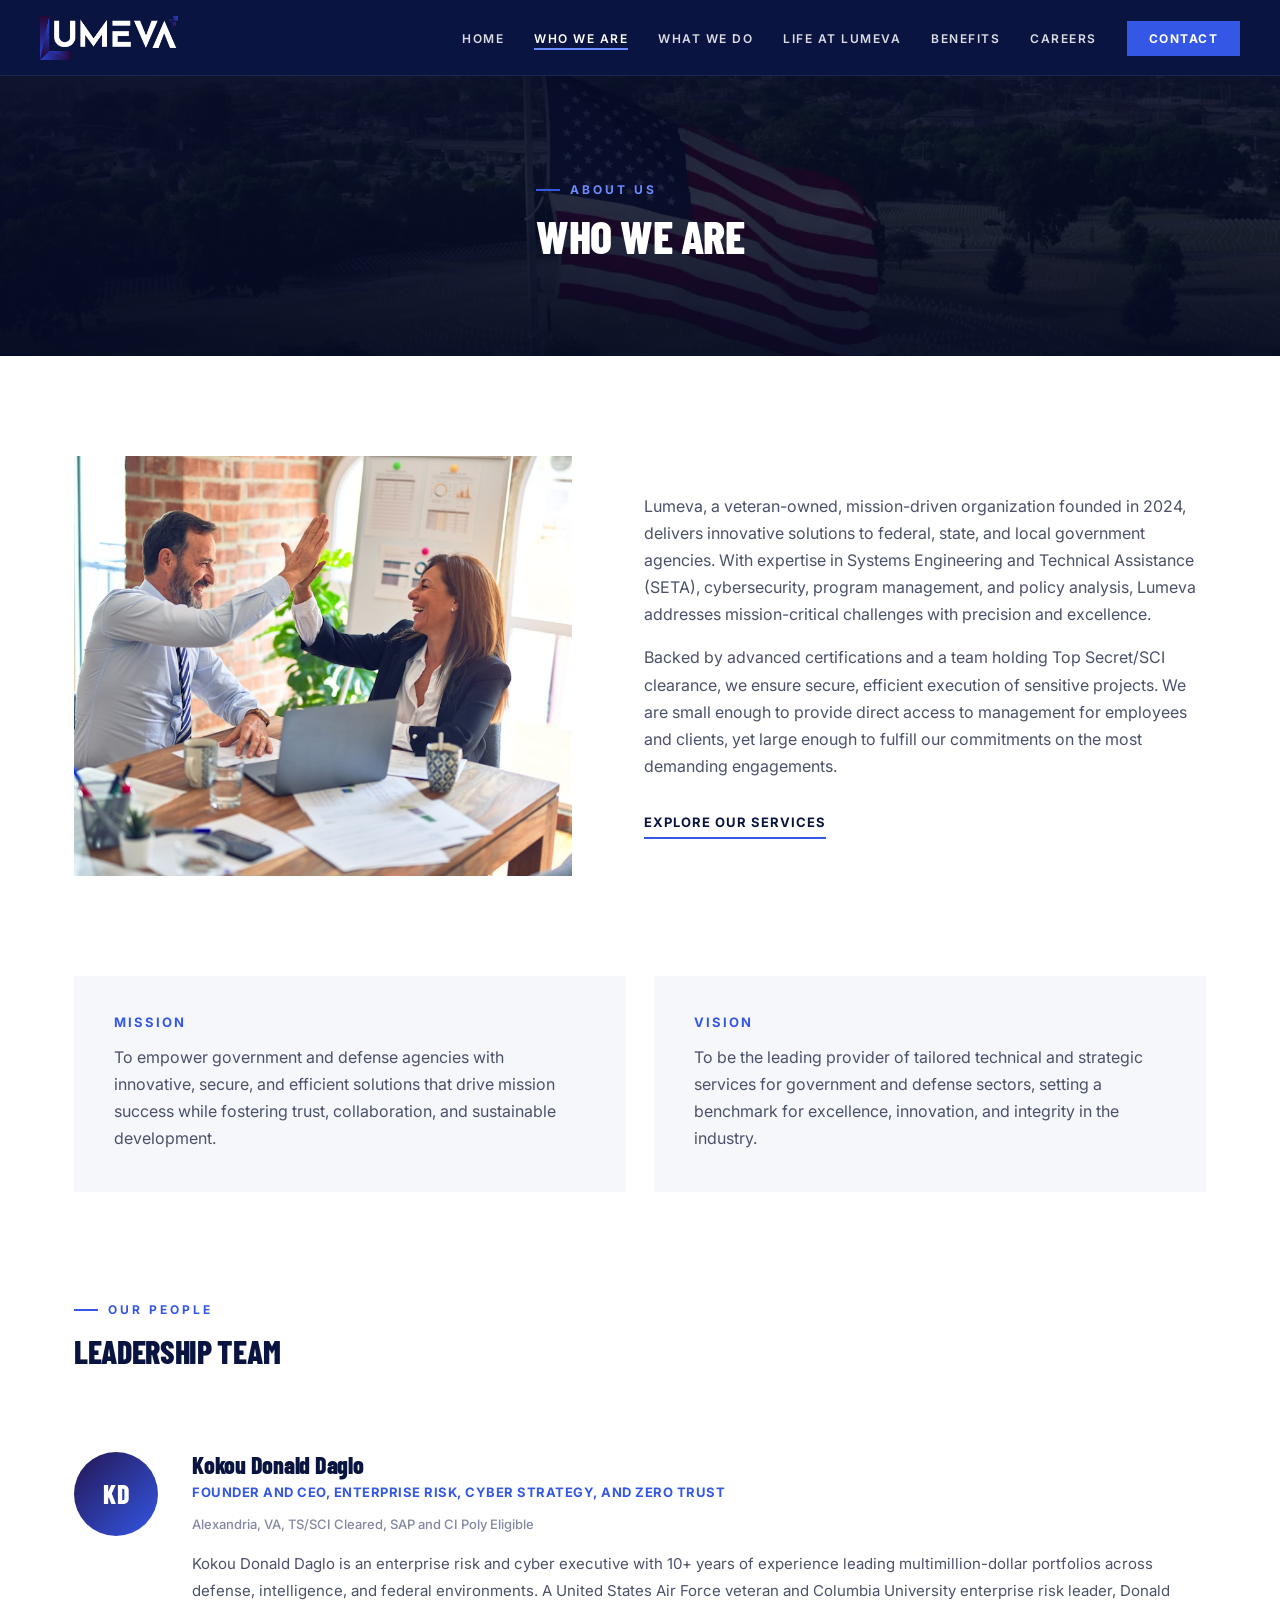
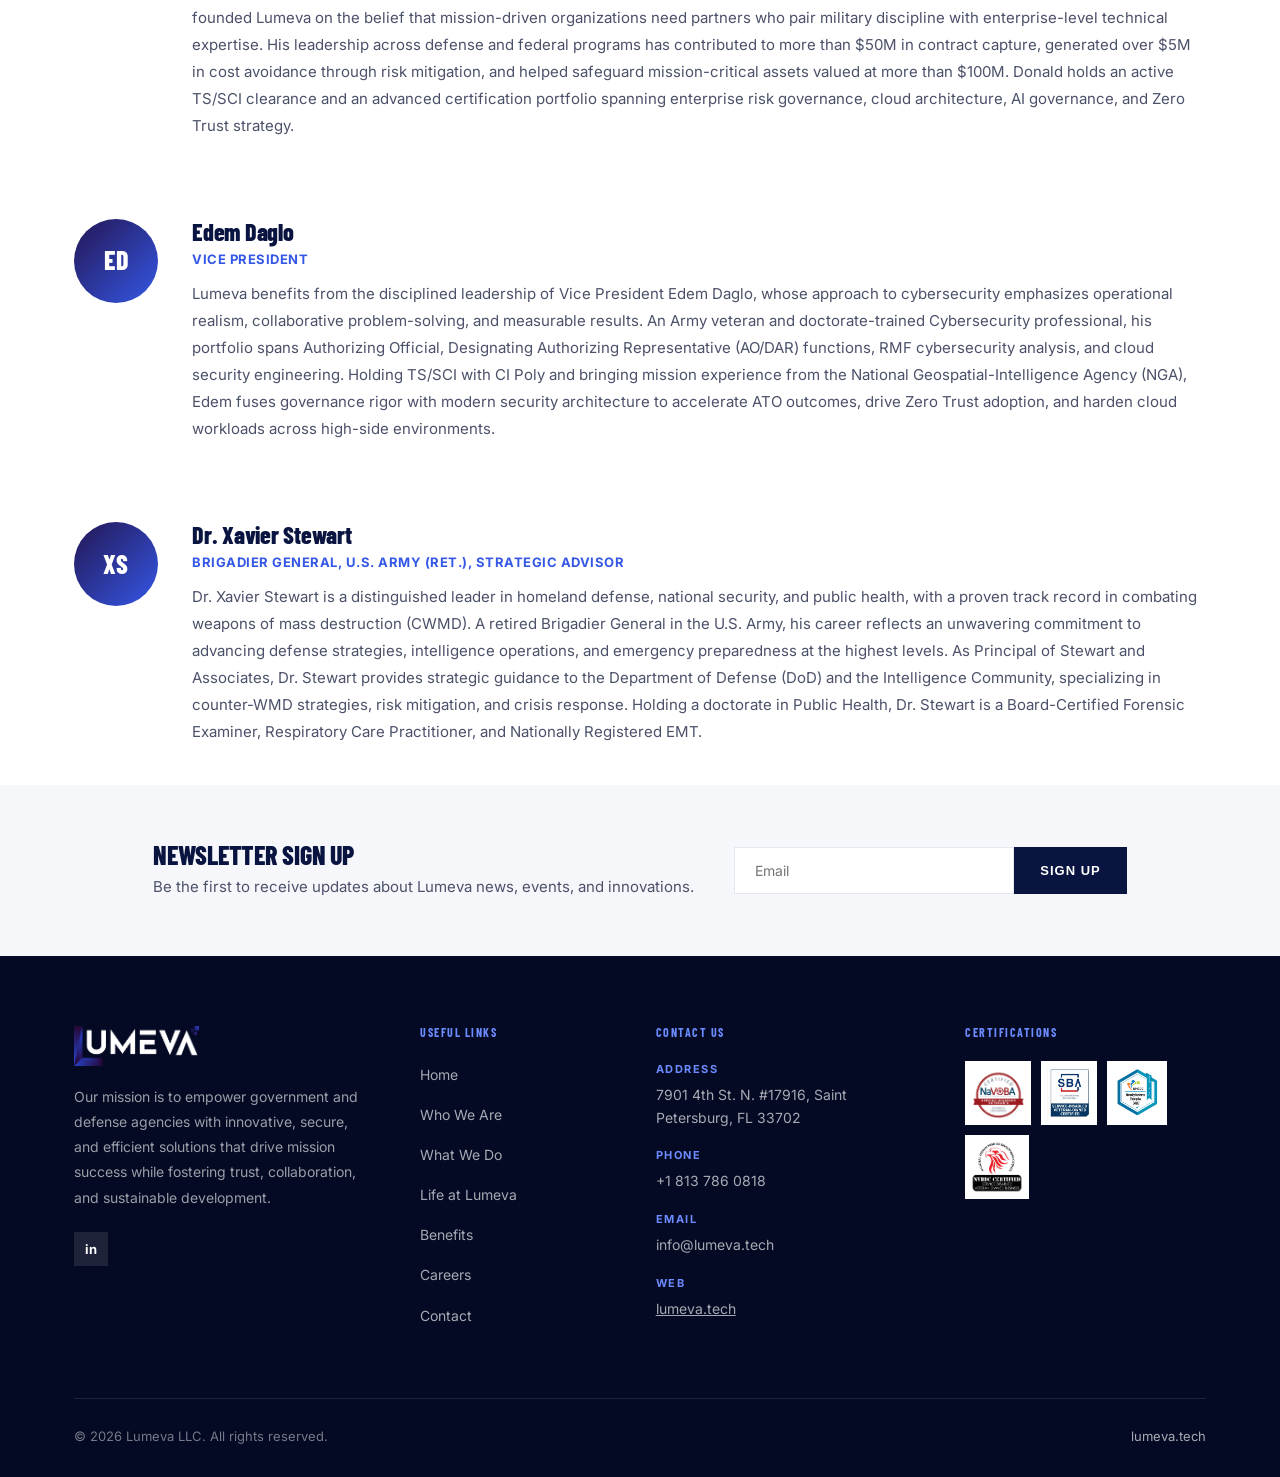
<file: who-we-are/index.html>
<!DOCTYPE html>
<html lang="en">
<head>
<meta charset="UTF-8">
<meta name="viewport" content="width=device-width, initial-scale=1.0">
<title>Who We Are | Lumeva</title>
<meta name="description" content="Learn about Lumeva LLC's mission, vision, and leadership team — a veteran-owned government contractor delivering secure, mission-critical solutions.">
<link rel="canonical" href="https://lumeva.tech/who-we-are/">
<link rel="icon" type="image/png" href="/images/favicon.png">
<link href="https://fonts.googleapis.com/css2?family=Inter:wght@400;500;600;700&family=Barlow+Condensed:wght@600;700;800&display=swap" rel="stylesheet">
<link rel="stylesheet" href="/css/styles.css">
</head>
<body>

<!-- NAV -->
<nav>
  <div class="logo">
    <a href="/"><img src="/images/logo-white.png" alt="Lumeva" /></a>
  </div>
  <ul>
    <li><a href="/">Home</a></li>
    <li><a href="/who-we-are/" class="active">Who We Are</a></li>
    <li><a href="/what-we-do/">What We Do</a></li>
    <li><a href="/life-at-lumeva/">Life at Lumeva</a></li>
    <li><a href="/benefits/">Benefits</a></li>
    <li><a href="/careers/">Careers</a></li>
    <li><a href="/contact/" class="nav-cta">Contact</a></li>
  </ul>
  <button class="nav-toggle" id="navToggle" aria-label="Toggle navigation menu"><span></span><span></span><span></span></button>
</nav>

<div class="page-header">
  <video class="page-header-video" autoplay muted loop playsinline poster="/images/page-poster-who.jpg">
    <source src="/images/page-video-who.mp4" type="video/mp4">
  </video>
  <div class="wrap">
    <div class="eyebrow on-dark">About Us</div>
    <h1>Who We Are</h1>
  </div>
</div>

<!-- WHO WE ARE -->
<section id="who">
  <div class="wrap">
    <div class="feature-row fade-up">
      <div class="feature-media"><img src="/images/team-photo.jpg" alt="Lumeva team" /></div>
      <div class="feature-text">
        <p>Lumeva, a veteran-owned, mission-driven organization founded in 2024, delivers innovative solutions to federal, state, and local government agencies. With expertise in Systems Engineering and Technical Assistance (SETA), cybersecurity, program management, and policy analysis, Lumeva addresses mission-critical challenges with precision and excellence.</p>
        <p>Backed by advanced certifications and a team holding Top Secret/SCI clearance, we ensure secure, efficient execution of sensitive projects. We are small enough to provide direct access to management for employees and clients, yet large enough to fulfill our commitments on the most demanding engagements.</p>
        <a href="/what-we-do/" class="link-arrow">Explore Our Services</a>
      </div>
    </div>

    <div class="mv-grid fade-up">
      <div class="mv-card">
        <h4>Mission</h4>
        <p>To empower government and defense agencies with innovative, secure, and efficient solutions that drive mission success while fostering trust, collaboration, and sustainable development.</p>
      </div>
      <div class="mv-card">
        <h4>Vision</h4>
        <p>To be the leading provider of tailored technical and strategic services for government and defense sectors, setting a benchmark for excellence, innovation, and integrity in the industry.</p>
      </div>
    </div>

    <!-- LEADERSHIP -->
    <div class="leadership-head fade-up">
      <div class="eyebrow">Our People</div>
      <h3 class="block-head-title" style="font-family:'Barlow Condensed',sans-serif; font-size:32px; text-transform:uppercase; color:var(--navy);">Leadership Team</h3>
    </div>

    <div class="fade-up">
      <div class="leader-card">
        <div class="avatar">KD</div>
        <div class="leader-info">
          <h4>Kokou Donald Daglo</h4>
          <div class="title">Founder and CEO, Enterprise Risk, Cyber Strategy, and Zero Trust</div>
          <div class="leader-meta">Alexandria, VA, TS/SCI Cleared, SAP and CI Poly Eligible</div>
          <p class="bio">Kokou Donald Daglo is an enterprise risk and cyber executive with 10+ years of experience leading multimillion-dollar portfolios across defense, intelligence, and federal environments. A United States Air Force veteran and Columbia University enterprise risk leader, Donald founded Lumeva on the belief that mission-driven organizations need partners who pair military discipline with enterprise-level technical expertise. His leadership across defense and federal programs has contributed to more than $50M in contract capture, generated over $5M in cost avoidance through risk mitigation, and helped safeguard mission-critical assets valued at more than $100M. Donald holds an active TS/SCI clearance and an advanced certification portfolio spanning enterprise risk governance, cloud architecture, AI governance, and Zero Trust strategy.</p>
        </div>
      </div>

      <div class="leader-card">
        <div class="avatar">ED</div>
        <div class="leader-info">
          <h4>Edem Daglo</h4>
          <div class="title">Vice President</div>
          <p class="bio">Lumeva benefits from the disciplined leadership of Vice President Edem Daglo, whose approach to cybersecurity emphasizes operational realism, collaborative problem-solving, and measurable results. An Army veteran and doctorate-trained Cybersecurity professional, his portfolio spans Authorizing Official, Designating Authorizing Representative (AO/DAR) functions, RMF cybersecurity analysis, and cloud security engineering. Holding TS/SCI with CI Poly and bringing mission experience from the National Geospatial-Intelligence Agency (NGA), Edem fuses governance rigor with modern security architecture to accelerate ATO outcomes, drive Zero Trust adoption, and harden cloud workloads across high-side environments.</p>
        </div>
      </div>

      <div class="leader-card">
        <div class="avatar">XS</div>
        <div class="leader-info">
          <h4>Dr. Xavier Stewart</h4>
          <div class="title">Brigadier General, U.S. Army (Ret.), Strategic Advisor</div>
          <p class="bio">Dr. Xavier Stewart is a distinguished leader in homeland defense, national security, and public health, with a proven track record in combating weapons of mass destruction (CWMD). A retired Brigadier General in the U.S. Army, his career reflects an unwavering commitment to advancing defense strategies, intelligence operations, and emergency preparedness at the highest levels. As Principal of Stewart and Associates, Dr. Stewart provides strategic guidance to the Department of Defense (DoD) and the Intelligence Community, specializing in counter-WMD strategies, risk mitigation, and crisis response. Holding a doctorate in Public Health, Dr. Stewart is a Board-Certified Forensic Examiner, Respiratory Care Practitioner, and Nationally Registered EMT.</p>
        </div>
      </div>
    </div>
  </div>
</section>

<!-- NEWSLETTER -->
<div class="newsletter">
  <div class="wrap" style="display:flex; align-items:center; justify-content:space-between; gap:40px; flex-wrap:wrap;">
    <div>
      <h3>Newsletter Sign Up</h3>
      <p>Be the first to receive updates about Lumeva news, events, and innovations.</p>
    </div>
    <div class="newsletter-form">
      <input type="email" placeholder="Email" />
      <button>Sign up</button>
    </div>
  </div>
</div>

<!-- FOOTER -->
<footer>
  <div class="wrap">
    <div class="footer-grid">
      <div class="footer-about">
        <div class="footer-logo"><img src="/images/logo-white.png" alt="Lumeva" /></div>
        <p>Our mission is to empower government and defense agencies with innovative, secure, and efficient solutions that drive mission success while fostering trust, collaboration, and sustainable development.</p>
        <a href="https://linkedin.com" class="linkedin-icon" target="_blank">in</a>
      </div>
      <div class="footer-links">
        <h4>Useful Links</h4>
        <ul>
          <li><a href="/">Home</a></li>
          <li><a href="/who-we-are/">Who We Are</a></li>
          <li><a href="/what-we-do/">What We Do</a></li>
          <li><a href="/life-at-lumeva/">Life at Lumeva</a></li>
          <li><a href="/benefits/">Benefits</a></li>
          <li><a href="/careers/">Careers</a></li>
          <li><a href="/contact/">Contact</a></li>
        </ul>
      </div>
      <div class="footer-contact">
        <h4>Contact Us</h4>
        <div class="footer-contact-item"><span class="ci-label">Address</span>7901 4th St. N. #17916, Saint Petersburg, FL 33702</div>
        <div class="footer-contact-item"><span class="ci-label">Phone</span>+1 813 786 0818</div>
        <div class="footer-contact-item"><span class="ci-label">Email</span>info@lumeva.tech</div>
        <div class="footer-contact-item"><span class="ci-label">Web</span><a href="https://lumeva.tech" style="color:rgba(255,255,255,0.65);">lumeva.tech</a></div>
      </div>
      <div class="footer-badges">
        <h4>Certifications</h4>
        <div class="badge-row">
          <div class="badge-chip"><img src="/images/badge-navoba-white.png" alt="NaVOBA Certified" /></div>
          <div class="badge-chip"><img src="/images/badge-sdvosb.png" alt="SBA Service-Disabled Veteran-Owned Certified" /></div>
          <div class="badge-chip"><img src="/images/badge-mbe.png" alt="NMSDC MBE Certified" /></div>
          <div class="badge-chip"><img src="/images/badge-nvbdc.jpg" alt="NVBDC Certified Service-Disabled Veteran Owned Business" /></div>
        </div>
      </div>
    </div>
    <div class="footer-bottom">
      <span>© 2026 Lumeva LLC. All rights reserved.</span>
      <a href="https://lumeva.tech">lumeva.tech</a>
    </div>
  </div>
</footer>

<script src="/js/main.js"></script>
</body>
</html>
</file>
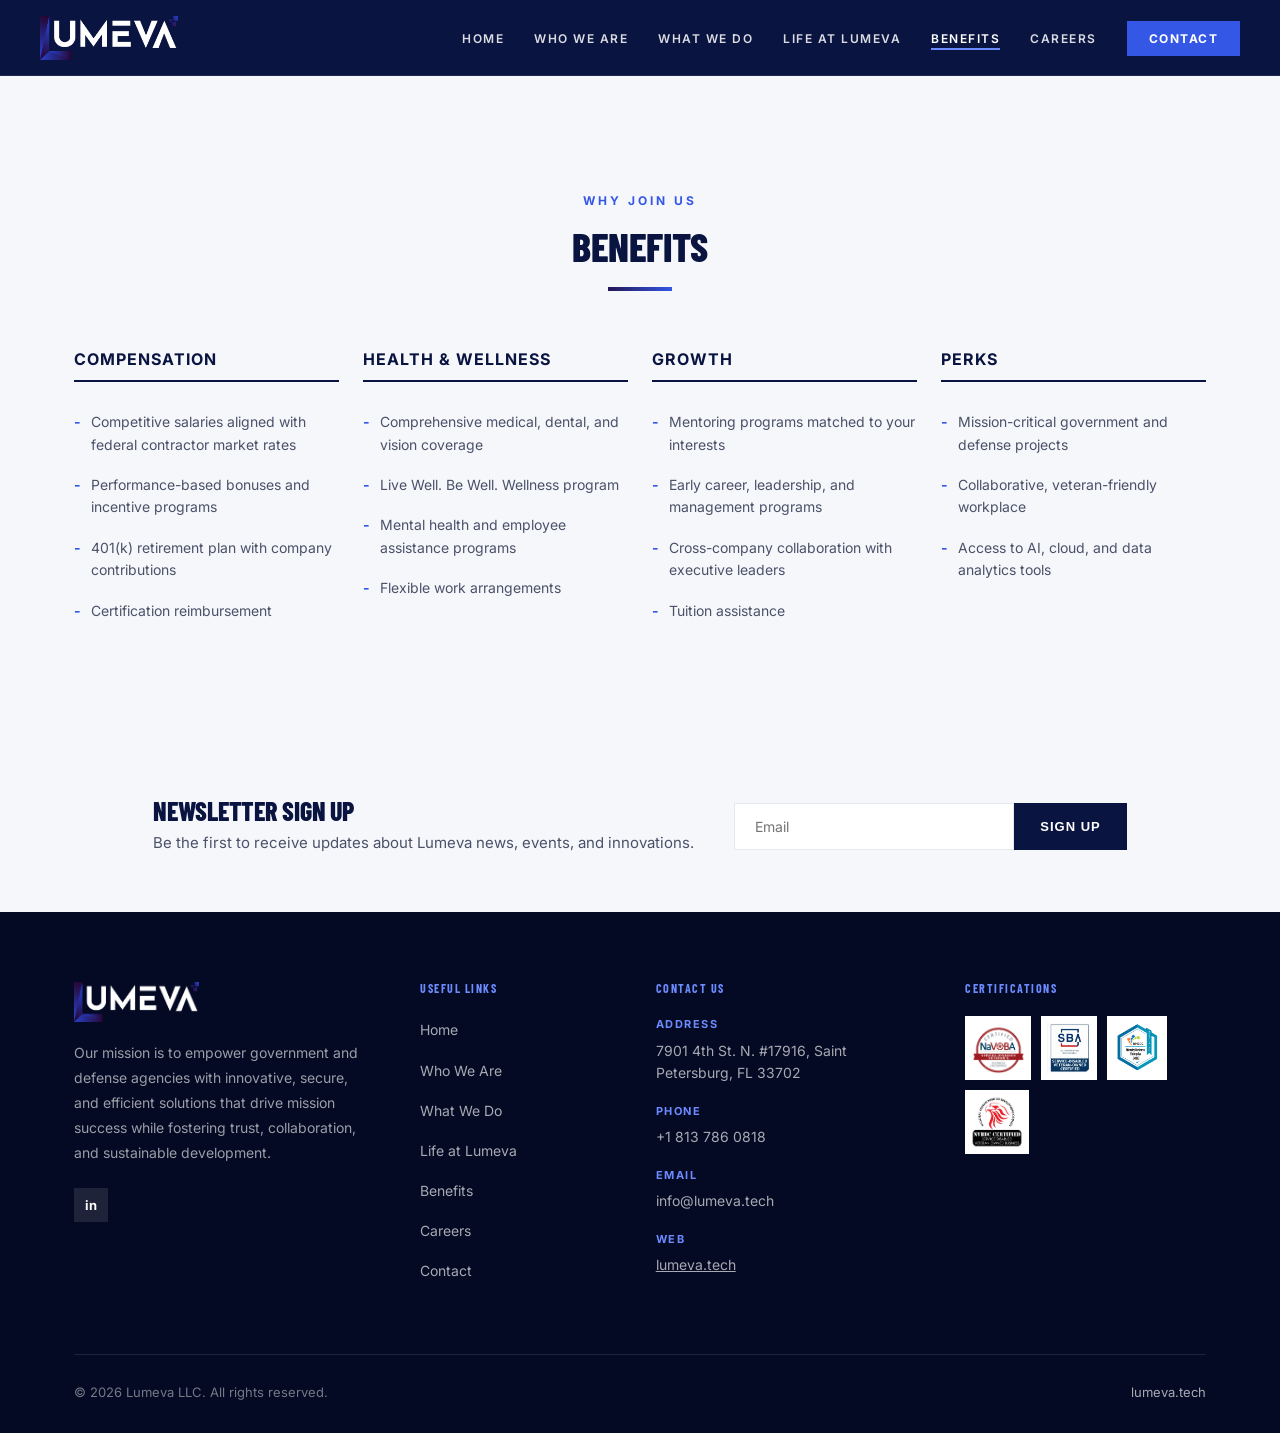
<file: benefits.html>
<!DOCTYPE html>
<html lang="en">
<head>
<meta charset="UTF-8">
<meta name="viewport" content="width=device-width, initial-scale=1.0">
<title>Benefits | Lumeva</title>
<meta name="description" content="See the compensation, health and wellness, growth, and perks benefits Lumeva LLC offers its employees.">
<link rel="canonical" href="https://lumeva.tech/benefits.html">
<link rel="icon" type="image/png" href="images/favicon.png">
<link href="https://fonts.googleapis.com/css2?family=Inter:wght@400;500;600;700&family=Barlow+Condensed:wght@600;700;800&display=swap" rel="stylesheet">
<link rel="stylesheet" href="css/styles.css">
</head>
<body>

<!-- NAV -->
<nav>
  <div class="logo">
    <a href="/"><img src="images/logo-white.png" alt="Lumeva" /></a>
  </div>
  <ul>
    <li><a href="/">Home</a></li>
    <li><a href="who-we-are.html">Who We Are</a></li>
    <li><a href="what-we-do.html">What We Do</a></li>
    <li><a href="life-at-lumeva.html">Life at Lumeva</a></li>
    <li><a href="benefits.html" class="active">Benefits</a></li>
    <li><a href="careers.html">Careers</a></li>
    <li><a href="contact.html" class="nav-cta">Contact</a></li>
  </ul>
  <button class="nav-toggle" id="navToggle" aria-label="Toggle navigation menu"><span></span><span></span><span></span></button>
</nav>

<!-- BENEFITS -->
<section id="benefits">
  <div class="wrap">
    <div class="center-head fade-up" style="margin-bottom:60px;">
      <div class="eyebrow center">Why Join Us</div>
      <h2 class="section-title">Benefits</h2>
      <div class="accent-bar center"></div>
    </div>
    <div class="benefits-grid fade-up">
      <div class="benefit-block">
        <h4>Compensation</h4>
        <div class="benefit-item">Competitive salaries aligned with federal contractor market rates</div>
        <div class="benefit-item">Performance-based bonuses and incentive programs</div>
        <div class="benefit-item">401(k) retirement plan with company contributions</div>
        <div class="benefit-item">Certification reimbursement</div>
      </div>
      <div class="benefit-block">
        <h4>Health &amp; Wellness</h4>
        <div class="benefit-item">Comprehensive medical, dental, and vision coverage</div>
        <div class="benefit-item">Live Well. Be Well. Wellness program</div>
        <div class="benefit-item">Mental health and employee assistance programs</div>
        <div class="benefit-item">Flexible work arrangements</div>
      </div>
      <div class="benefit-block">
        <h4>Growth</h4>
        <div class="benefit-item">Mentoring programs matched to your interests</div>
        <div class="benefit-item">Early career, leadership, and management programs</div>
        <div class="benefit-item">Cross-company collaboration with executive leaders</div>
        <div class="benefit-item">Tuition assistance</div>
      </div>
      <div class="benefit-block">
        <h4>Perks</h4>
        <div class="benefit-item">Mission-critical government and defense projects</div>
        <div class="benefit-item">Collaborative, veteran-friendly workplace</div>
        <div class="benefit-item">Access to AI, cloud, and data analytics tools</div>
      </div>
    </div>
  </div>
</section>

<!-- NEWSLETTER -->
<div class="newsletter">
  <div class="wrap" style="display:flex; align-items:center; justify-content:space-between; gap:40px; flex-wrap:wrap;">
    <div>
      <h3>Newsletter Sign Up</h3>
      <p>Be the first to receive updates about Lumeva news, events, and innovations.</p>
    </div>
    <div class="newsletter-form">
      <input type="email" placeholder="Email" />
      <button>Sign up</button>
    </div>
  </div>
</div>

<!-- FOOTER -->
<footer>
  <div class="wrap">
    <div class="footer-grid">
      <div class="footer-about">
        <div class="footer-logo"><img src="images/logo-white.png" alt="Lumeva" /></div>
        <p>Our mission is to empower government and defense agencies with innovative, secure, and efficient solutions that drive mission success while fostering trust, collaboration, and sustainable development.</p>
        <a href="https://linkedin.com" class="linkedin-icon" target="_blank">in</a>
      </div>
      <div class="footer-links">
        <h4>Useful Links</h4>
        <ul>
          <li><a href="/">Home</a></li>
          <li><a href="who-we-are.html">Who We Are</a></li>
          <li><a href="what-we-do.html">What We Do</a></li>
          <li><a href="life-at-lumeva.html">Life at Lumeva</a></li>
          <li><a href="benefits.html">Benefits</a></li>
          <li><a href="careers.html">Careers</a></li>
          <li><a href="contact.html">Contact</a></li>
        </ul>
      </div>
      <div class="footer-contact">
        <h4>Contact Us</h4>
        <div class="footer-contact-item"><span class="ci-label">Address</span>7901 4th St. N. #17916, Saint Petersburg, FL 33702</div>
        <div class="footer-contact-item"><span class="ci-label">Phone</span>+1 813 786 0818</div>
        <div class="footer-contact-item"><span class="ci-label">Email</span>info@lumeva.tech</div>
        <div class="footer-contact-item"><span class="ci-label">Web</span><a href="https://lumeva.tech" style="color:rgba(255,255,255,0.65);">lumeva.tech</a></div>
      </div>
      <div class="footer-badges">
        <h4>Certifications</h4>
        <div class="badge-row">
          <div class="badge-chip"><img src="images/badge-navoba-white.png" alt="NaVOBA Certified" /></div>
          <div class="badge-chip"><img src="images/badge-sdvosb.png" alt="SBA Service-Disabled Veteran-Owned Certified" /></div>
          <div class="badge-chip"><img src="images/badge-mbe.png" alt="NMSDC MBE Certified" /></div>
          <div class="badge-chip"><img src="images/badge-nvbdc.jpg" alt="NVBDC Certified Service-Disabled Veteran Owned Business" /></div>
        </div>
      </div>
    </div>
    <div class="footer-bottom">
      <span>© 2026 Lumeva LLC. All rights reserved.</span>
      <a href="https://lumeva.tech">lumeva.tech</a>
    </div>
  </div>
</footer>

<script src="js/main.js"></script>
</body>
</html>
</file>
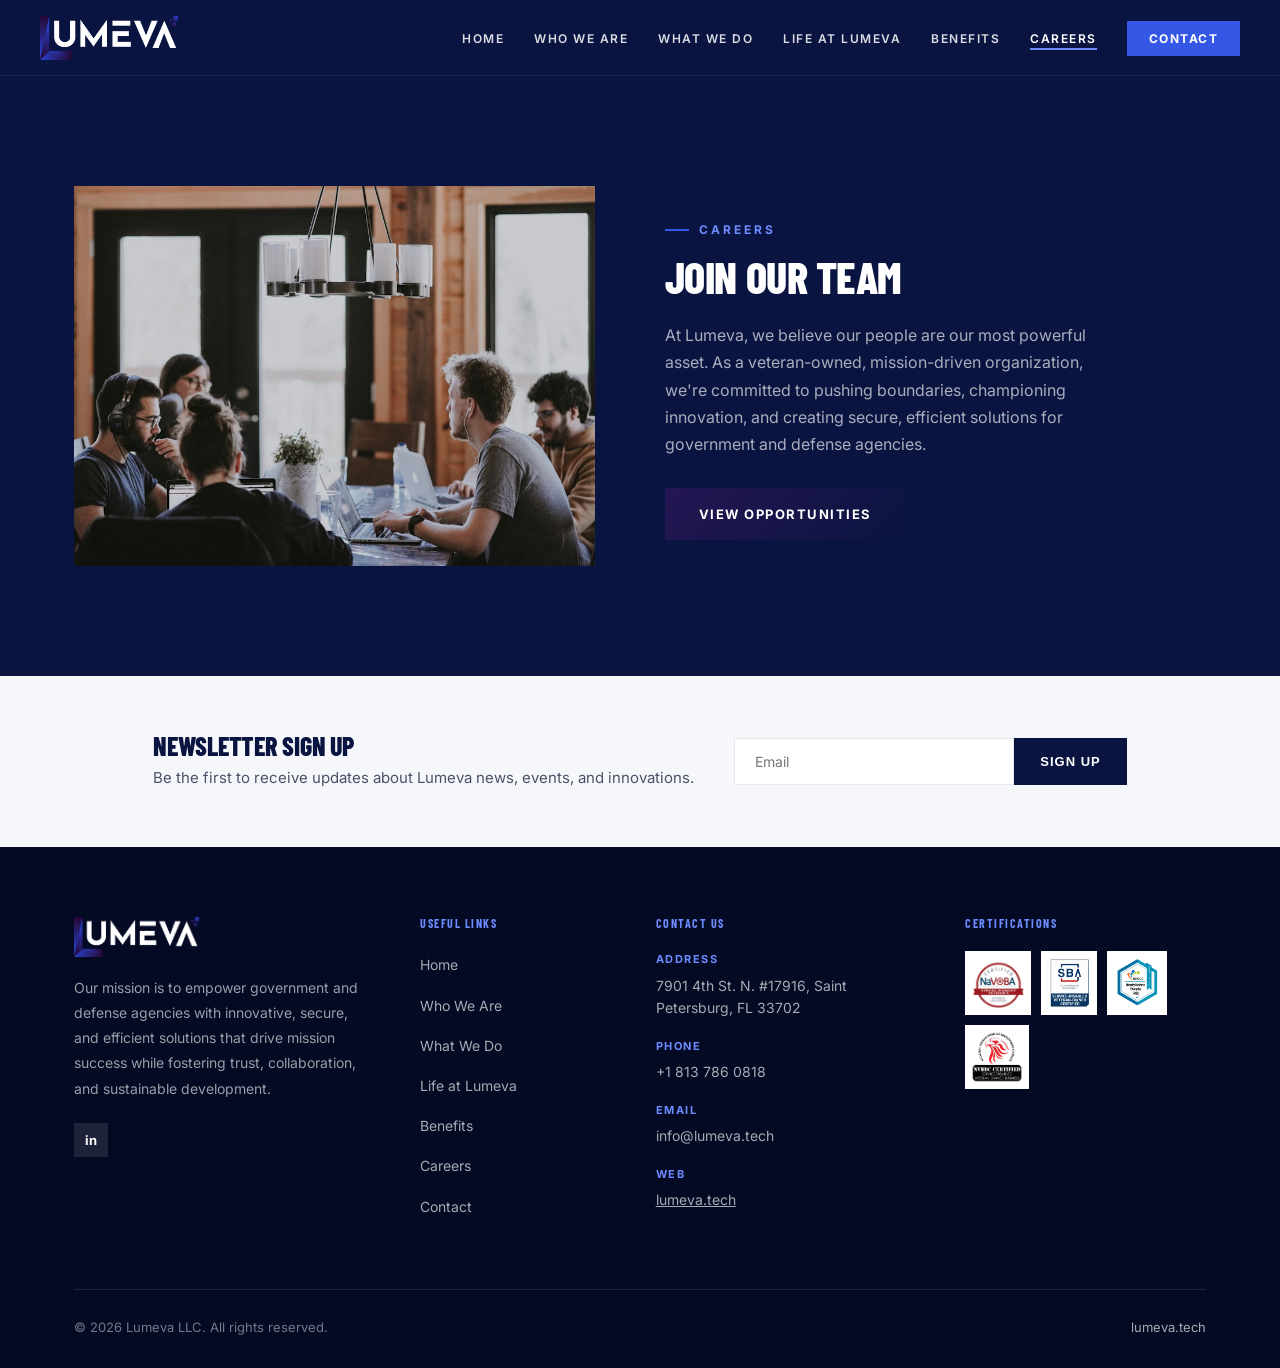
<file: careers.html>
<!DOCTYPE html>
<html lang="en">
<head>
<meta charset="UTF-8">
<meta name="viewport" content="width=device-width, initial-scale=1.0">
<title>Careers | Lumeva</title>
<meta name="description" content="Join Lumeva LLC's team — explore career opportunities with a veteran-owned, mission-driven government contractor.">
<link rel="canonical" href="https://lumeva.tech/careers.html">
<link rel="icon" type="image/png" href="images/favicon.png">
<link href="https://fonts.googleapis.com/css2?family=Inter:wght@400;500;600;700&family=Barlow+Condensed:wght@600;700;800&display=swap" rel="stylesheet">
<link rel="stylesheet" href="css/styles.css">
</head>
<body>

<!-- NAV -->
<nav>
  <div class="logo">
    <a href="/"><img src="images/logo-white.png" alt="Lumeva" /></a>
  </div>
  <ul>
    <li><a href="/">Home</a></li>
    <li><a href="who-we-are.html">Who We Are</a></li>
    <li><a href="what-we-do.html">What We Do</a></li>
    <li><a href="life-at-lumeva.html">Life at Lumeva</a></li>
    <li><a href="benefits.html">Benefits</a></li>
    <li><a href="careers.html" class="active">Careers</a></li>
    <li><a href="contact.html" class="nav-cta">Contact</a></li>
  </ul>
  <button class="nav-toggle" id="navToggle" aria-label="Toggle navigation menu"><span></span><span></span><span></span></button>
</nav>

<!-- CAREERS -->
<section id="careers">
  <div class="wrap">
    <div class="careers-flex fade-up">
      <img src="images/careers-photo.jpg" alt="Careers at Lumeva" />
      <div class="careers-copy">
        <div class="eyebrow on-dark">Careers</div>
        <h2>Join Our Team</h2>
        <p>At Lumeva, we believe our people are our most powerful asset. As a veteran-owned, mission-driven organization, we're committed to pushing boundaries, championing innovation, and creating secure, efficient solutions for government and defense agencies.</p>
        <a href="contact.html" class="btn">View Opportunities</a>
      </div>
    </div>
  </div>
</section>

<!-- NEWSLETTER -->
<div class="newsletter">
  <div class="wrap" style="display:flex; align-items:center; justify-content:space-between; gap:40px; flex-wrap:wrap;">
    <div>
      <h3>Newsletter Sign Up</h3>
      <p>Be the first to receive updates about Lumeva news, events, and innovations.</p>
    </div>
    <div class="newsletter-form">
      <input type="email" placeholder="Email" />
      <button>Sign up</button>
    </div>
  </div>
</div>

<!-- FOOTER -->
<footer>
  <div class="wrap">
    <div class="footer-grid">
      <div class="footer-about">
        <div class="footer-logo"><img src="images/logo-white.png" alt="Lumeva" /></div>
        <p>Our mission is to empower government and defense agencies with innovative, secure, and efficient solutions that drive mission success while fostering trust, collaboration, and sustainable development.</p>
        <a href="https://linkedin.com" class="linkedin-icon" target="_blank">in</a>
      </div>
      <div class="footer-links">
        <h4>Useful Links</h4>
        <ul>
          <li><a href="/">Home</a></li>
          <li><a href="who-we-are.html">Who We Are</a></li>
          <li><a href="what-we-do.html">What We Do</a></li>
          <li><a href="life-at-lumeva.html">Life at Lumeva</a></li>
          <li><a href="benefits.html">Benefits</a></li>
          <li><a href="careers.html">Careers</a></li>
          <li><a href="contact.html">Contact</a></li>
        </ul>
      </div>
      <div class="footer-contact">
        <h4>Contact Us</h4>
        <div class="footer-contact-item"><span class="ci-label">Address</span>7901 4th St. N. #17916, Saint Petersburg, FL 33702</div>
        <div class="footer-contact-item"><span class="ci-label">Phone</span>+1 813 786 0818</div>
        <div class="footer-contact-item"><span class="ci-label">Email</span>info@lumeva.tech</div>
        <div class="footer-contact-item"><span class="ci-label">Web</span><a href="https://lumeva.tech" style="color:rgba(255,255,255,0.65);">lumeva.tech</a></div>
      </div>
      <div class="footer-badges">
        <h4>Certifications</h4>
        <div class="badge-row">
          <div class="badge-chip"><img src="images/badge-navoba-white.png" alt="NaVOBA Certified" /></div>
          <div class="badge-chip"><img src="images/badge-sdvosb.png" alt="SBA Service-Disabled Veteran-Owned Certified" /></div>
          <div class="badge-chip"><img src="images/badge-mbe.png" alt="NMSDC MBE Certified" /></div>
          <div class="badge-chip"><img src="images/badge-nvbdc.jpg" alt="NVBDC Certified Service-Disabled Veteran Owned Business" /></div>
        </div>
      </div>
    </div>
    <div class="footer-bottom">
      <span>© 2026 Lumeva LLC. All rights reserved.</span>
      <a href="https://lumeva.tech">lumeva.tech</a>
    </div>
  </div>
</footer>

<script src="js/main.js"></script>
</body>
</html>
</file>
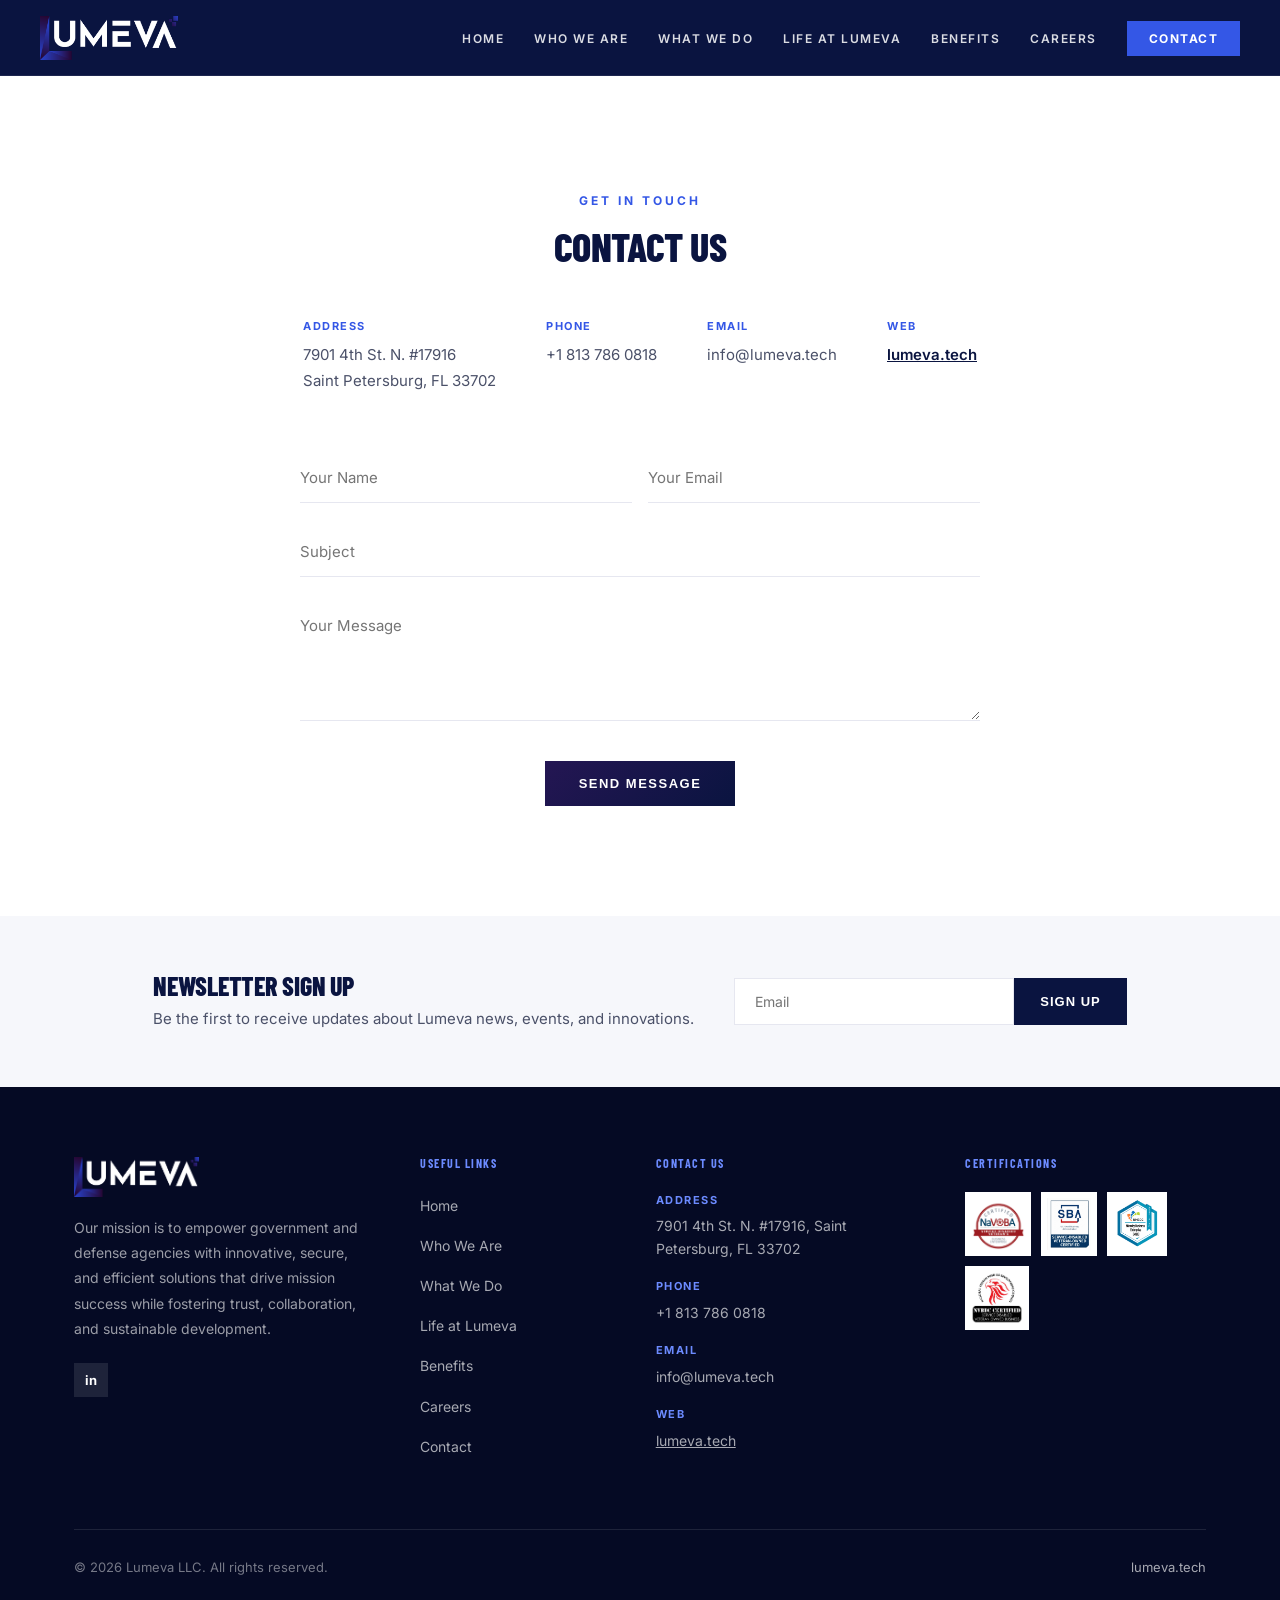
<file: contact.html>
<!DOCTYPE html>
<html lang="en">
<head>
<meta charset="UTF-8">
<meta name="viewport" content="width=device-width, initial-scale=1.0">
<title>Contact Us | Lumeva</title>
<meta name="description" content="Get in touch with Lumeva LLC — contact information, address, phone, and email for inquiries.">
<link rel="canonical" href="https://lumeva.tech/contact.html">
<link rel="icon" type="image/png" href="images/favicon.png">
<link href="https://fonts.googleapis.com/css2?family=Inter:wght@400;500;600;700&family=Barlow+Condensed:wght@600;700;800&display=swap" rel="stylesheet">
<link rel="stylesheet" href="css/styles.css">
</head>
<body>

<!-- NAV -->
<nav>
  <div class="logo">
    <a href="/"><img src="images/logo-white.png" alt="Lumeva" /></a>
  </div>
  <ul>
    <li><a href="/">Home</a></li>
    <li><a href="who-we-are.html">Who We Are</a></li>
    <li><a href="what-we-do.html">What We Do</a></li>
    <li><a href="life-at-lumeva.html">Life at Lumeva</a></li>
    <li><a href="benefits.html">Benefits</a></li>
    <li><a href="careers.html">Careers</a></li>
    <li><a href="contact.html" class="active nav-cta">Contact</a></li>
  </ul>
  <button class="nav-toggle" id="navToggle" aria-label="Toggle navigation menu"><span></span><span></span><span></span></button>
</nav>

<!-- CONTACT -->
<section id="contact">
  <div class="wrap">
    <div class="center-head fade-up" style="margin-bottom:50px;">
      <div class="eyebrow center">Get In Touch</div>
      <h2 class="section-title">Contact Us</h2>
    </div>
    <div class="contact-info fade-up">
      <div class="contact-info-item"><span class="ci-label">Address</span>7901 4th St. N. #17916<br>Saint Petersburg, FL 33702</div>
      <div class="contact-info-item"><span class="ci-label">Phone</span>+1 813 786 0818</div>
      <div class="contact-info-item"><span class="ci-label">Email</span>info@lumeva.tech</div>
      <div class="contact-info-item"><span class="ci-label">Web</span><a href="https://lumeva.tech" style="color:var(--navy); font-weight:600;">lumeva.tech</a></div>
    </div>
    <div class="contact-form fade-up">
      <div class="contact-form-row">
        <input type="text" placeholder="Your Name" />
        <input type="email" placeholder="Your Email" />
      </div>
      <input type="text" placeholder="Subject" />
      <textarea placeholder="Your Message"></textarea>
      <div style="text-align:center;">
        <button type="button" class="btn">Send Message</button>
      </div>
    </div>
  </div>
</section>

<!-- NEWSLETTER -->
<div class="newsletter">
  <div class="wrap" style="display:flex; align-items:center; justify-content:space-between; gap:40px; flex-wrap:wrap;">
    <div>
      <h3>Newsletter Sign Up</h3>
      <p>Be the first to receive updates about Lumeva news, events, and innovations.</p>
    </div>
    <div class="newsletter-form">
      <input type="email" placeholder="Email" />
      <button>Sign up</button>
    </div>
  </div>
</div>

<!-- FOOTER -->
<footer>
  <div class="wrap">
    <div class="footer-grid">
      <div class="footer-about">
        <div class="footer-logo"><img src="images/logo-white.png" alt="Lumeva" /></div>
        <p>Our mission is to empower government and defense agencies with innovative, secure, and efficient solutions that drive mission success while fostering trust, collaboration, and sustainable development.</p>
        <a href="https://linkedin.com" class="linkedin-icon" target="_blank">in</a>
      </div>
      <div class="footer-links">
        <h4>Useful Links</h4>
        <ul>
          <li><a href="/">Home</a></li>
          <li><a href="who-we-are.html">Who We Are</a></li>
          <li><a href="what-we-do.html">What We Do</a></li>
          <li><a href="life-at-lumeva.html">Life at Lumeva</a></li>
          <li><a href="benefits.html">Benefits</a></li>
          <li><a href="careers.html">Careers</a></li>
          <li><a href="contact.html">Contact</a></li>
        </ul>
      </div>
      <div class="footer-contact">
        <h4>Contact Us</h4>
        <div class="footer-contact-item"><span class="ci-label">Address</span>7901 4th St. N. #17916, Saint Petersburg, FL 33702</div>
        <div class="footer-contact-item"><span class="ci-label">Phone</span>+1 813 786 0818</div>
        <div class="footer-contact-item"><span class="ci-label">Email</span>info@lumeva.tech</div>
        <div class="footer-contact-item"><span class="ci-label">Web</span><a href="https://lumeva.tech" style="color:rgba(255,255,255,0.65);">lumeva.tech</a></div>
      </div>
      <div class="footer-badges">
        <h4>Certifications</h4>
        <div class="badge-row">
          <div class="badge-chip"><img src="images/badge-navoba-white.png" alt="NaVOBA Certified" /></div>
          <div class="badge-chip"><img src="images/badge-sdvosb.png" alt="SBA Service-Disabled Veteran-Owned Certified" /></div>
          <div class="badge-chip"><img src="images/badge-mbe.png" alt="NMSDC MBE Certified" /></div>
          <div class="badge-chip"><img src="images/badge-nvbdc.jpg" alt="NVBDC Certified Service-Disabled Veteran Owned Business" /></div>
        </div>
      </div>
    </div>
    <div class="footer-bottom">
      <span>© 2026 Lumeva LLC. All rights reserved.</span>
      <a href="https://lumeva.tech">lumeva.tech</a>
    </div>
  </div>
</footer>

<script src="js/main.js"></script>
</body>
</html>
</file>
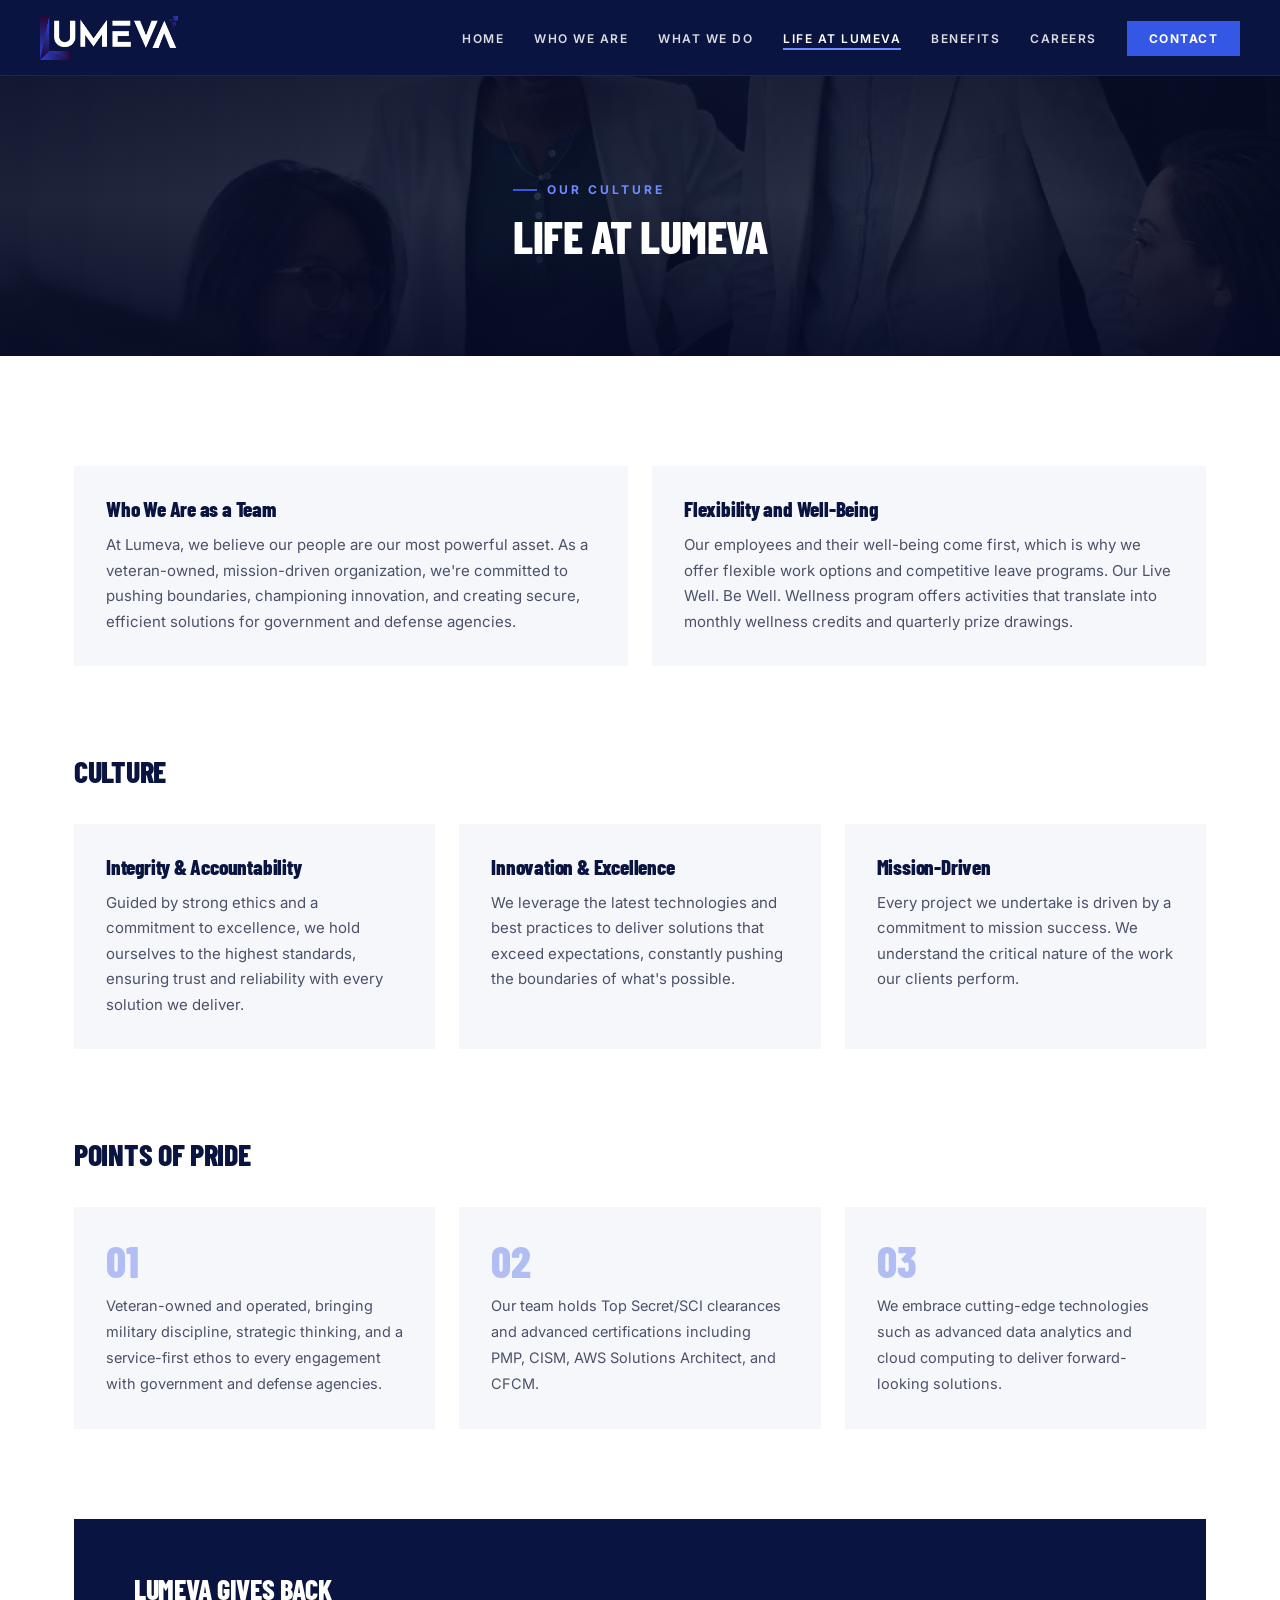
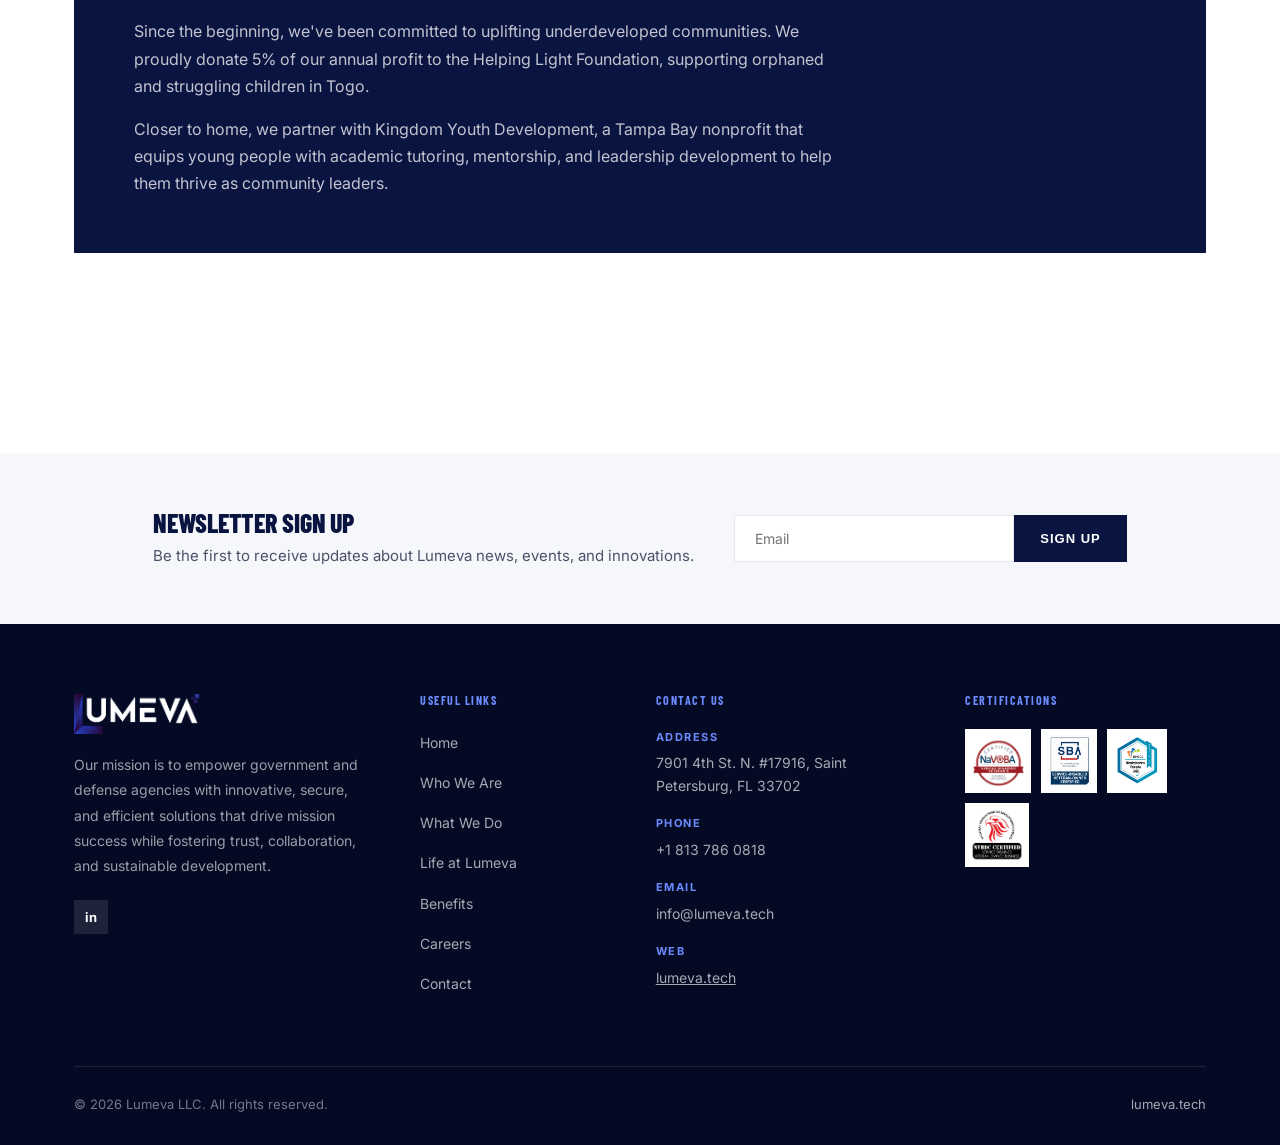
<file: life-at-lumeva.html>
<!DOCTYPE html>
<html lang="en">
<head>
<meta charset="UTF-8">
<meta name="viewport" content="width=device-width, initial-scale=1.0">
<title>Life at Lumeva | Lumeva</title>
<meta name="description" content="Discover Lumeva LLC's culture, points of pride, and community giving as a veteran-owned, mission-driven government contractor.">
<link rel="canonical" href="https://lumeva.tech/life-at-lumeva.html">
<link rel="icon" type="image/png" href="images/favicon.png">
<link href="https://fonts.googleapis.com/css2?family=Inter:wght@400;500;600;700&family=Barlow+Condensed:wght@600;700;800&display=swap" rel="stylesheet">
<link rel="stylesheet" href="css/styles.css">
</head>
<body>

<!-- NAV -->
<nav>
  <div class="logo">
    <a href="/"><img src="images/logo-white.png" alt="Lumeva" /></a>
  </div>
  <ul>
    <li><a href="/">Home</a></li>
    <li><a href="who-we-are.html">Who We Are</a></li>
    <li><a href="what-we-do.html">What We Do</a></li>
    <li><a href="life-at-lumeva.html" class="active">Life at Lumeva</a></li>
    <li><a href="benefits.html">Benefits</a></li>
    <li><a href="careers.html">Careers</a></li>
    <li><a href="contact.html" class="nav-cta">Contact</a></li>
  </ul>
  <button class="nav-toggle" id="navToggle" aria-label="Toggle navigation menu"><span></span><span></span><span></span></button>
</nav>

<div class="page-header">
  <video class="page-header-video" autoplay muted loop playsinline poster="images/page-poster-life.jpg">
    <source src="images/page-video-life.mp4" type="video/mp4">
  </video>
  <div class="wrap">
    <div class="eyebrow on-dark">Our Culture</div>
    <h1>Life at Lumeva</h1>
  </div>
</div>

<!-- LIFE AT LUMEVA -->
<section id="life">
  <div class="wrap">
    <div class="life-grid fade-up">
      <div class="card-flat">
        <h4>Who We Are as a Team</h4>
        <p>At Lumeva, we believe our people are our most powerful asset. As a veteran-owned, mission-driven organization, we're committed to pushing boundaries, championing innovation, and creating secure, efficient solutions for government and defense agencies.</p>
      </div>
      <div class="card-flat">
        <h4>Flexibility and Well-Being</h4>
        <p>Our employees and their well-being come first, which is why we offer flexible work options and competitive leave programs. Our Live Well. Be Well. Wellness program offers activities that translate into monthly wellness credits and quarterly prize drawings.</p>
      </div>
    </div>

    <div class="fade-up" style="margin-bottom:90px;">
      <div class="block-head"><h3>Culture</h3></div>
      <div class="culture-grid">
        <div class="card-flat">
          <h5>Integrity &amp; Accountability</h5>
          <p>Guided by strong ethics and a commitment to excellence, we hold ourselves to the highest standards, ensuring trust and reliability with every solution we deliver.</p>
        </div>
        <div class="card-flat">
          <h5>Innovation &amp; Excellence</h5>
          <p>We leverage the latest technologies and best practices to deliver solutions that exceed expectations, constantly pushing the boundaries of what's possible.</p>
        </div>
        <div class="card-flat">
          <h5>Mission-Driven</h5>
          <p>Every project we undertake is driven by a commitment to mission success. We understand the critical nature of the work our clients perform.</p>
        </div>
      </div>
    </div>

    <div class="fade-up" style="margin-bottom:90px;">
      <div class="block-head"><h3>Points of Pride</h3></div>
      <div class="pride-grid">
        <div class="pride-card">
          <div class="num">01</div>
          <p>Veteran-owned and operated, bringing military discipline, strategic thinking, and a service-first ethos to every engagement with government and defense agencies.</p>
        </div>
        <div class="pride-card">
          <div class="num">02</div>
          <p>Our team holds Top Secret/SCI clearances and advanced certifications including PMP, CISM, AWS Solutions Architect, and CFCM.</p>
        </div>
        <div class="pride-card">
          <div class="num">03</div>
          <p>We embrace cutting-edge technologies such as advanced data analytics and cloud computing to deliver forward-looking solutions.</p>
        </div>
      </div>
    </div>

    <div class="giving-section fade-up">
      <h3>Lumeva Gives Back</h3>
      <p>Since the beginning, we've been committed to uplifting underdeveloped communities. We proudly donate 5% of our annual profit to the Helping Light Foundation, supporting orphaned and struggling children in Togo.</p>
      <p style="margin-top:16px;">Closer to home, we partner with Kingdom Youth Development, a Tampa Bay nonprofit that equips young people with academic tutoring, mentorship, and leadership development to help them thrive as community leaders.</p>
    </div>
  </div>
</section>

<!-- NEWSLETTER -->
<div class="newsletter">
  <div class="wrap" style="display:flex; align-items:center; justify-content:space-between; gap:40px; flex-wrap:wrap;">
    <div>
      <h3>Newsletter Sign Up</h3>
      <p>Be the first to receive updates about Lumeva news, events, and innovations.</p>
    </div>
    <div class="newsletter-form">
      <input type="email" placeholder="Email" />
      <button>Sign up</button>
    </div>
  </div>
</div>

<!-- FOOTER -->
<footer>
  <div class="wrap">
    <div class="footer-grid">
      <div class="footer-about">
        <div class="footer-logo"><img src="images/logo-white.png" alt="Lumeva" /></div>
        <p>Our mission is to empower government and defense agencies with innovative, secure, and efficient solutions that drive mission success while fostering trust, collaboration, and sustainable development.</p>
        <a href="https://linkedin.com" class="linkedin-icon" target="_blank">in</a>
      </div>
      <div class="footer-links">
        <h4>Useful Links</h4>
        <ul>
          <li><a href="/">Home</a></li>
          <li><a href="who-we-are.html">Who We Are</a></li>
          <li><a href="what-we-do.html">What We Do</a></li>
          <li><a href="life-at-lumeva.html">Life at Lumeva</a></li>
          <li><a href="benefits.html">Benefits</a></li>
          <li><a href="careers.html">Careers</a></li>
          <li><a href="contact.html">Contact</a></li>
        </ul>
      </div>
      <div class="footer-contact">
        <h4>Contact Us</h4>
        <div class="footer-contact-item"><span class="ci-label">Address</span>7901 4th St. N. #17916, Saint Petersburg, FL 33702</div>
        <div class="footer-contact-item"><span class="ci-label">Phone</span>+1 813 786 0818</div>
        <div class="footer-contact-item"><span class="ci-label">Email</span>info@lumeva.tech</div>
        <div class="footer-contact-item"><span class="ci-label">Web</span><a href="https://lumeva.tech" style="color:rgba(255,255,255,0.65);">lumeva.tech</a></div>
      </div>
      <div class="footer-badges">
        <h4>Certifications</h4>
        <div class="badge-row">
          <div class="badge-chip"><img src="images/badge-navoba-white.png" alt="NaVOBA Certified" /></div>
          <div class="badge-chip"><img src="images/badge-sdvosb.png" alt="SBA Service-Disabled Veteran-Owned Certified" /></div>
          <div class="badge-chip"><img src="images/badge-mbe.png" alt="NMSDC MBE Certified" /></div>
          <div class="badge-chip"><img src="images/badge-nvbdc.jpg" alt="NVBDC Certified Service-Disabled Veteran Owned Business" /></div>
        </div>
      </div>
    </div>
    <div class="footer-bottom">
      <span>© 2026 Lumeva LLC. All rights reserved.</span>
      <a href="https://lumeva.tech">lumeva.tech</a>
    </div>
  </div>
</footer>

<script src="js/main.js"></script>
</body>
</html>
</file>
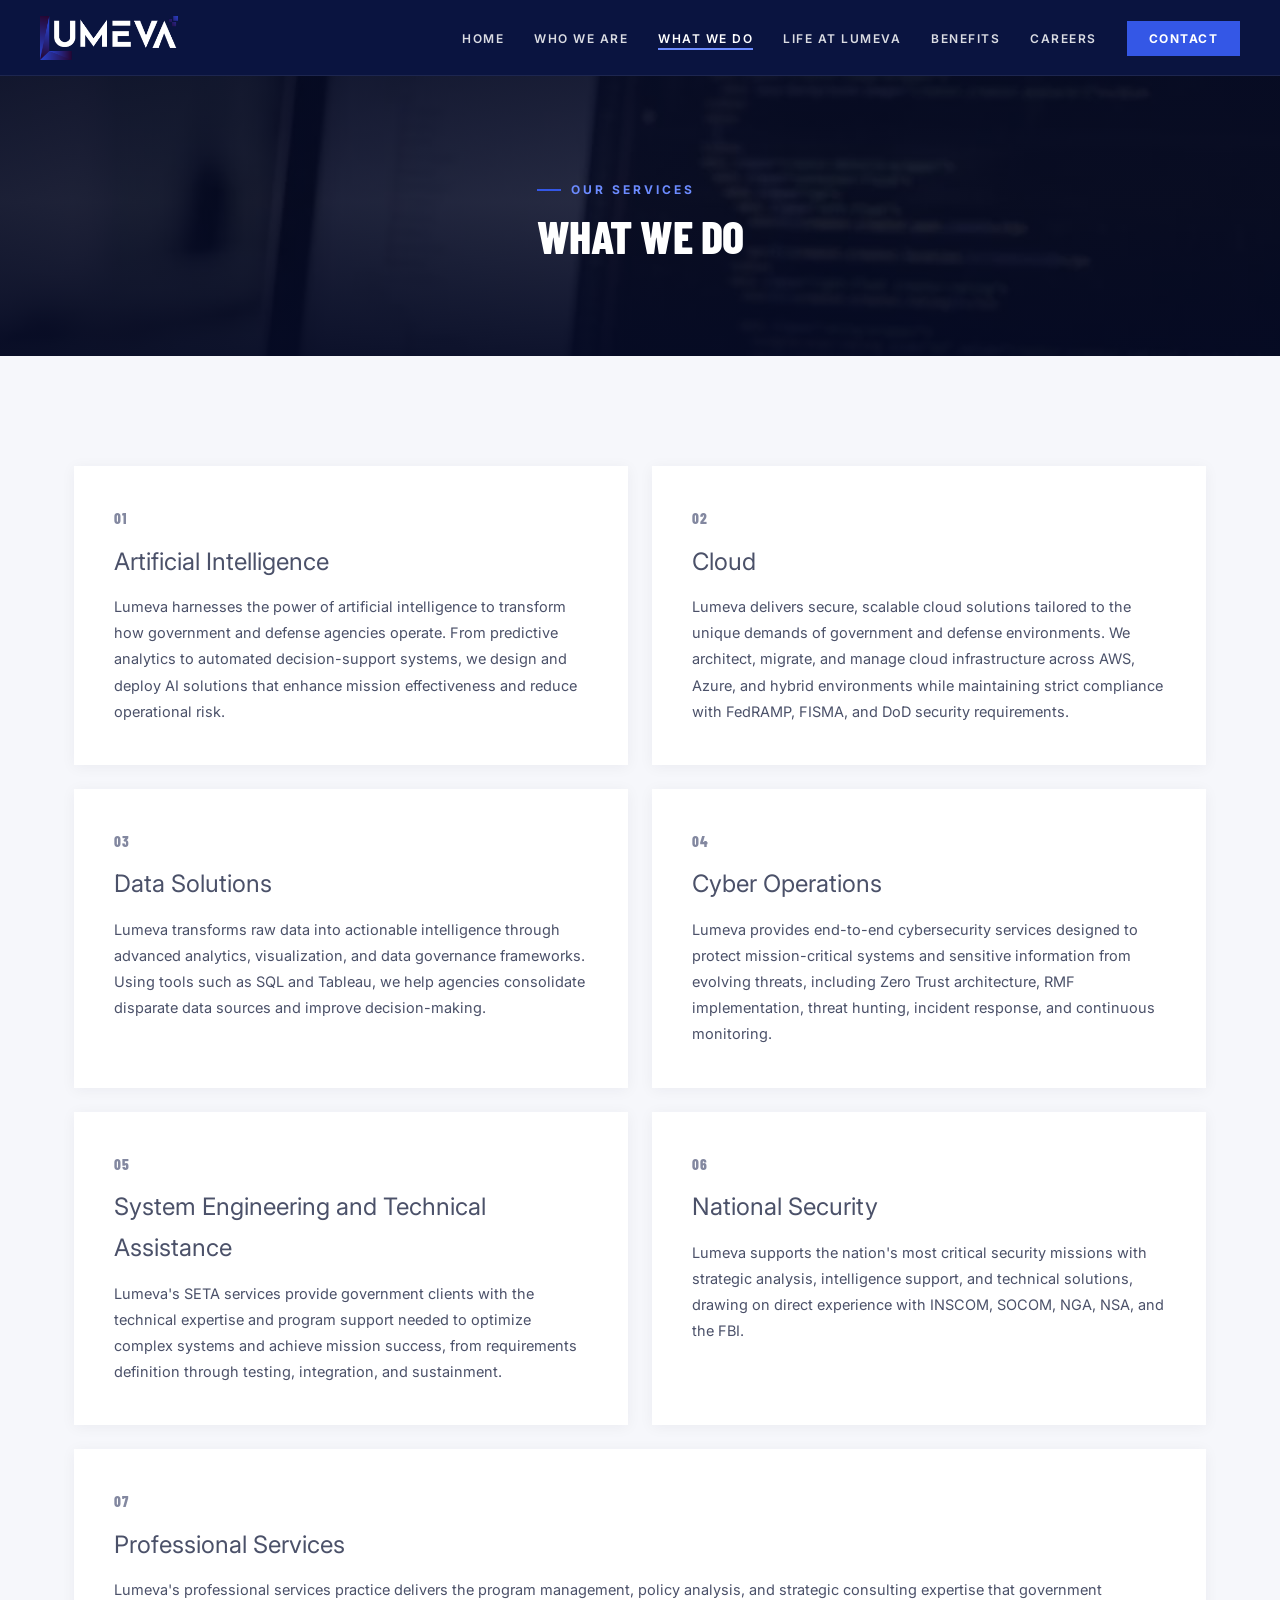
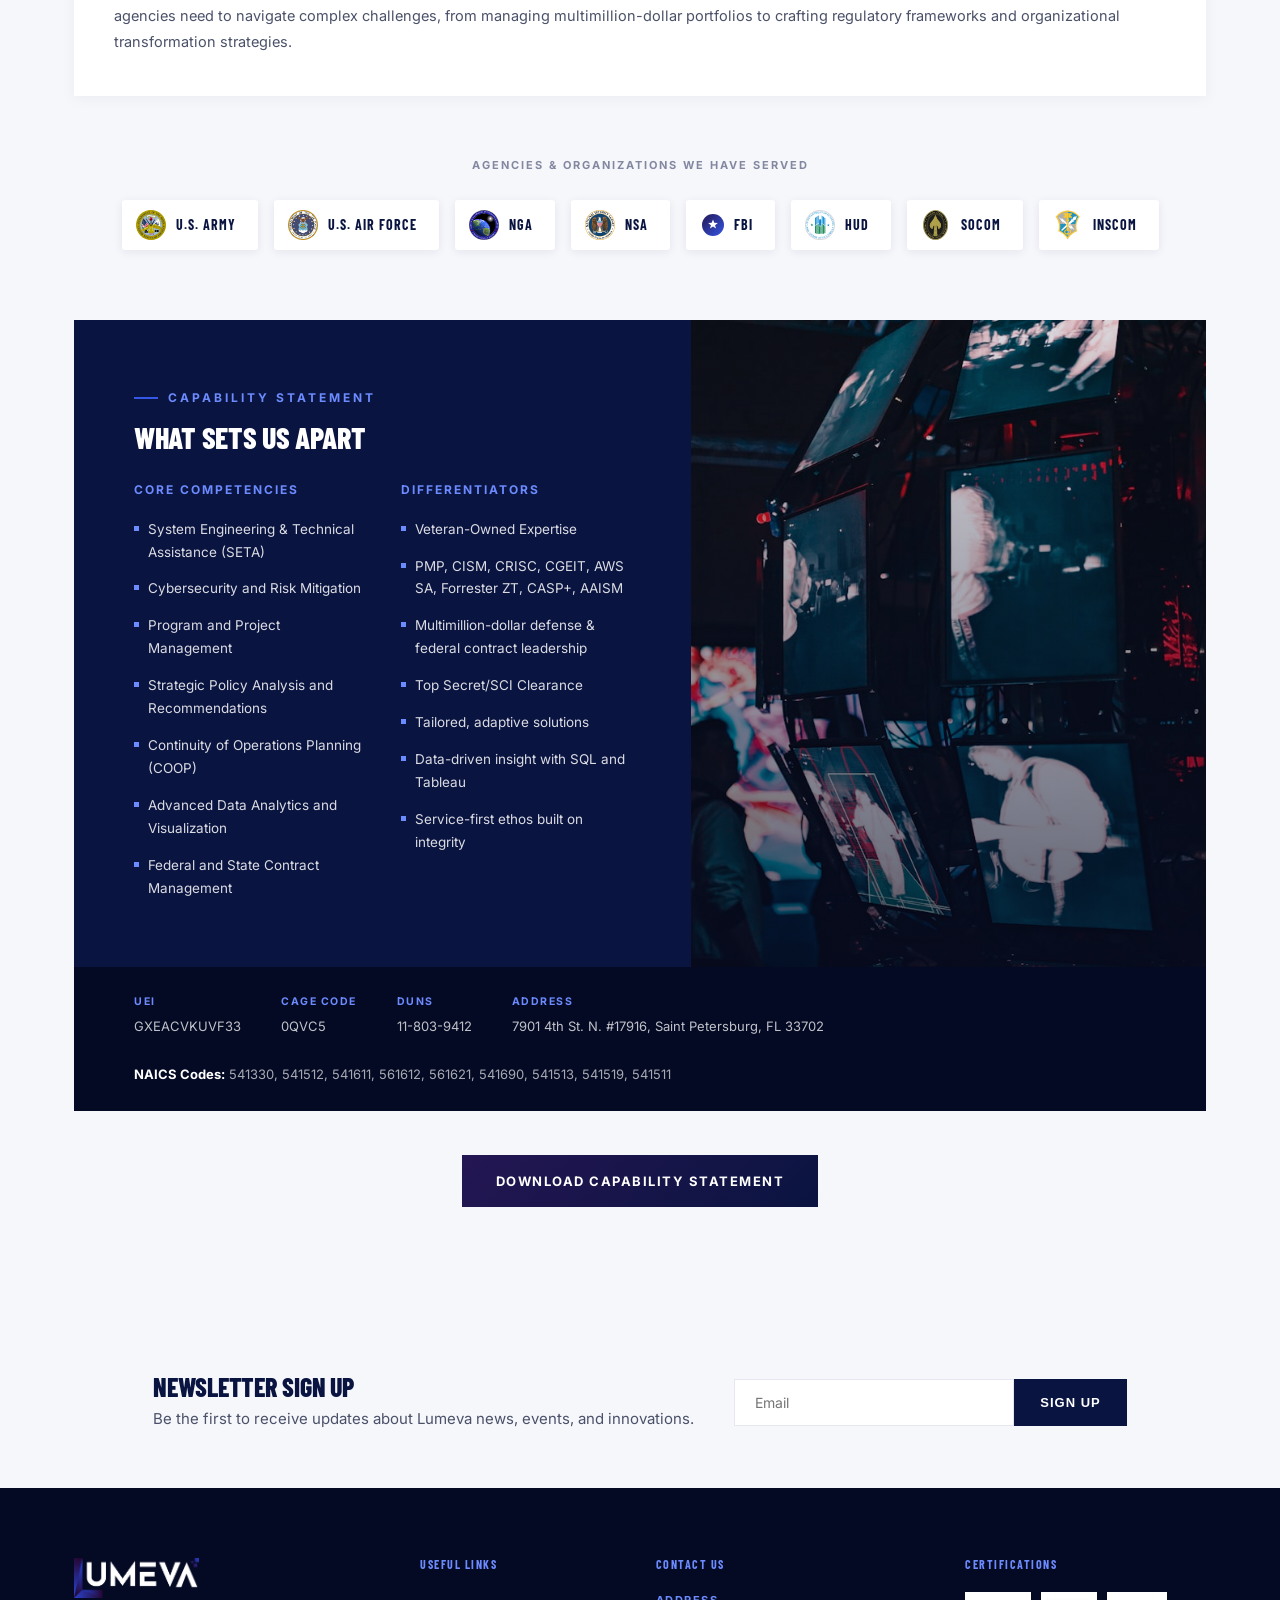
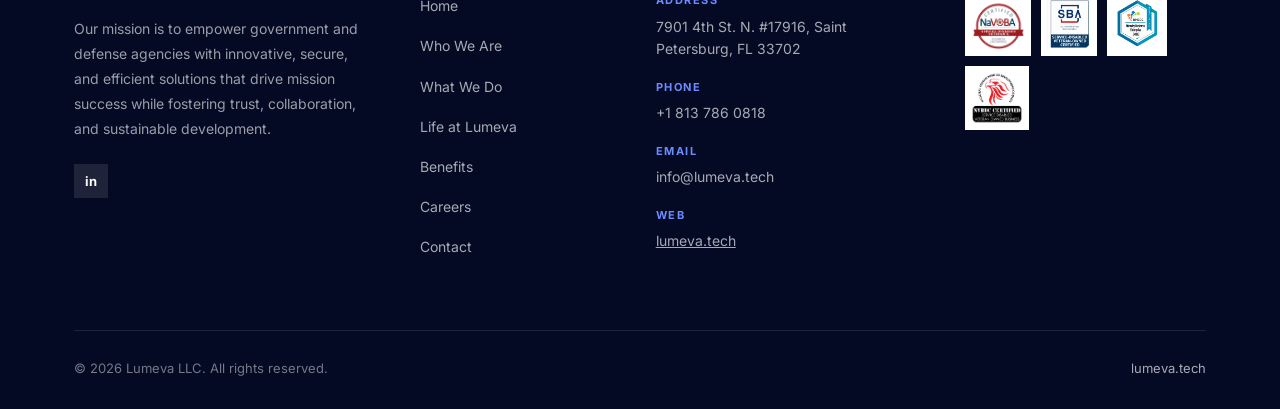
<file: what-we-do.html>
<!DOCTYPE html>
<html lang="en">
<head>
<meta charset="UTF-8">
<meta name="viewport" content="width=device-width, initial-scale=1.0">
<title>What We Do | Lumeva</title>
<meta name="description" content="Explore Lumeva LLC's services: AI, cloud, data solutions, cyber operations, SETA, national security, and professional services for government and defense agencies.">
<link rel="canonical" href="https://lumeva.tech/what-we-do.html">
<link rel="icon" type="image/png" href="images/favicon.png">
<link href="https://fonts.googleapis.com/css2?family=Inter:wght@400;500;600;700&family=Barlow+Condensed:wght@600;700;800&display=swap" rel="stylesheet">
<link rel="stylesheet" href="css/styles.css">
</head>
<body>

<!-- NAV -->
<nav>
  <div class="logo">
    <a href="/"><img src="images/logo-white.png" alt="Lumeva" /></a>
  </div>
  <ul>
    <li><a href="/">Home</a></li>
    <li><a href="who-we-are.html">Who We Are</a></li>
    <li><a href="what-we-do.html" class="active">What We Do</a></li>
    <li><a href="life-at-lumeva.html">Life at Lumeva</a></li>
    <li><a href="benefits.html">Benefits</a></li>
    <li><a href="careers.html">Careers</a></li>
    <li><a href="contact.html" class="nav-cta">Contact</a></li>
  </ul>
  <button class="nav-toggle" id="navToggle" aria-label="Toggle navigation menu"><span></span><span></span><span></span></button>
</nav>

<div class="page-header">
  <video class="page-header-video" autoplay muted loop playsinline poster="images/page-poster-services.jpg">
    <source src="images/page-video-services.mp4" type="video/mp4">
  </video>
  <div class="wrap">
    <div class="eyebrow on-dark">Our Services</div>
    <h1>What We Do</h1>
  </div>
</div>

<!-- WHAT WE DO -->
<section id="services">
  <div class="wrap">

    <div class="services-detail-grid fade-up">
      <div class="service-detail-card">
        <div class="sdc-index">01</div>
        <div class="sdc-title">Artificial Intelligence</div>
        <p>Lumeva harnesses the power of artificial intelligence to transform how government and defense agencies operate. From predictive analytics to automated decision-support systems, we design and deploy AI solutions that enhance mission effectiveness and reduce operational risk.</p>
      </div>
      <div class="service-detail-card">
        <div class="sdc-index">02</div>
        <div class="sdc-title">Cloud</div>
        <p>Lumeva delivers secure, scalable cloud solutions tailored to the unique demands of government and defense environments. We architect, migrate, and manage cloud infrastructure across AWS, Azure, and hybrid environments while maintaining strict compliance with FedRAMP, FISMA, and DoD security requirements.</p>
      </div>
      <div class="service-detail-card">
        <div class="sdc-index">03</div>
        <div class="sdc-title">Data Solutions</div>
        <p>Lumeva transforms raw data into actionable intelligence through advanced analytics, visualization, and data governance frameworks. Using tools such as SQL and Tableau, we help agencies consolidate disparate data sources and improve decision-making.</p>
      </div>
      <div class="service-detail-card">
        <div class="sdc-index">04</div>
        <div class="sdc-title">Cyber Operations</div>
        <p>Lumeva provides end-to-end cybersecurity services designed to protect mission-critical systems and sensitive information from evolving threats, including Zero Trust architecture, RMF implementation, threat hunting, incident response, and continuous monitoring.</p>
      </div>
      <div class="service-detail-card">
        <div class="sdc-index">05</div>
        <div class="sdc-title">System Engineering and Technical Assistance</div>
        <p>Lumeva's SETA services provide government clients with the technical expertise and program support needed to optimize complex systems and achieve mission success, from requirements definition through testing, integration, and sustainment.</p>
      </div>
      <div class="service-detail-card">
        <div class="sdc-index">06</div>
        <div class="sdc-title">National Security</div>
        <p>Lumeva supports the nation's most critical security missions with strategic analysis, intelligence support, and technical solutions, drawing on direct experience with INSCOM, SOCOM, NGA, NSA, and the FBI.</p>
      </div>
      <div class="service-detail-card span-2">
        <div class="sdc-index">07</div>
        <div class="sdc-title">Professional Services</div>
        <p>Lumeva's professional services practice delivers the program management, policy analysis, and strategic consulting expertise that government agencies need to navigate complex challenges, from managing multimillion-dollar portfolios to crafting regulatory frameworks and organizational transformation strategies.</p>
      </div>
    </div>

    <div class="agency-strip fade-up">
      <div class="agency-label">Agencies &amp; Organizations We Have Served</div>
      <div class="agency-pills">
        <span class="agency-pill logo-pill"><img src="images/army.svg" alt="U.S. Army" />U.S. Army</span>
        <span class="agency-pill logo-pill"><img src="images/airforce.png" alt="U.S. Air Force" />U.S. Air Force</span>
        <span class="agency-pill logo-pill"><img src="images/nga.svg" alt="NGA" />NGA</span>
        <span class="agency-pill logo-pill"><img src="images/nsa.svg" alt="NSA" />NSA</span>
        <span class="agency-pill"><span class="badge-icon"><svg viewBox="0 0 24 24"><path d="M12 1l2.6 6.6 7.1.3-5.6 4.4 2 6.9L12 15l-6.1 4.2 2-6.9L2.3 7.9l7.1-.3z"/></svg></span>FBI</span>
        <span class="agency-pill logo-pill"><img src="images/hud.svg" alt="HUD" />HUD</span>
        <span class="agency-pill logo-pill"><img src="images/socom.svg" alt="SOCOM" />SOCOM</span>
        <span class="agency-pill logo-pill"><img src="images/inscom.svg" alt="INSCOM" />INSCOM</span>
      </div>
    </div>

    <!-- CAPABILITY STATEMENT -->
    <div class="capability-split fade-up">
      <div class="capability-panel">
        <div class="eyebrow on-dark">Capability Statement</div>
        <h3>What Sets Us Apart</h3>
        <div class="cap-cols">
          <div>
            <h5>Core Competencies</h5>
            <ul>
              <li>System Engineering &amp; Technical Assistance (SETA)</li>
              <li>Cybersecurity and Risk Mitigation</li>
              <li>Program and Project Management</li>
              <li>Strategic Policy Analysis and Recommendations</li>
              <li>Continuity of Operations Planning (COOP)</li>
              <li>Advanced Data Analytics and Visualization</li>
              <li>Federal and State Contract Management</li>
            </ul>
          </div>
          <div>
            <h5>Differentiators</h5>
            <ul>
              <li>Veteran-Owned Expertise</li>
              <li>PMP, CISM, CRISC, CGEIT, AWS SA, Forrester ZT, CASP+, AAISM</li>
              <li>Multimillion-dollar defense &amp; federal contract leadership</li>
              <li>Top Secret/SCI Clearance</li>
              <li>Tailored, adaptive solutions</li>
              <li>Data-driven insight with SQL and Tableau</li>
              <li>Service-first ethos built on integrity</li>
            </ul>
          </div>
        </div>
      </div>
      <div class="capability-image">
        <img src="images/server-room.jpg" alt="Secure infrastructure" />
      </div>
      <div class="key-info-bar">
        <span><strong>UEI</strong>GXEACVKUVF33</span>
        <span><strong>CAGE Code</strong>0QVC5</span>
        <span><strong>DUNS</strong>11-803-9412</span>
        <span><strong>Address</strong>7901 4th St. N. #17916, Saint Petersburg, FL 33702</span>
      </div>
      <div class="naics-line"><strong>NAICS Codes:</strong> 541330, 541512, 541611, 561612, 561621, 541690, 541513, 541519, 541511</div>
    </div>
    <div style="text-align:center; margin-top:44px;">
      <a href="Lumeva-Capability-Statement.pdf" class="btn" target="_blank">Download Capability Statement</a>
    </div>
  </div>
</section>

<!-- NEWSLETTER -->
<div class="newsletter">
  <div class="wrap" style="display:flex; align-items:center; justify-content:space-between; gap:40px; flex-wrap:wrap;">
    <div>
      <h3>Newsletter Sign Up</h3>
      <p>Be the first to receive updates about Lumeva news, events, and innovations.</p>
    </div>
    <div class="newsletter-form">
      <input type="email" placeholder="Email" />
      <button>Sign up</button>
    </div>
  </div>
</div>

<!-- FOOTER -->
<footer>
  <div class="wrap">
    <div class="footer-grid">
      <div class="footer-about">
        <div class="footer-logo"><img src="images/logo-white.png" alt="Lumeva" /></div>
        <p>Our mission is to empower government and defense agencies with innovative, secure, and efficient solutions that drive mission success while fostering trust, collaboration, and sustainable development.</p>
        <a href="https://linkedin.com" class="linkedin-icon" target="_blank">in</a>
      </div>
      <div class="footer-links">
        <h4>Useful Links</h4>
        <ul>
          <li><a href="/">Home</a></li>
          <li><a href="who-we-are.html">Who We Are</a></li>
          <li><a href="what-we-do.html">What We Do</a></li>
          <li><a href="life-at-lumeva.html">Life at Lumeva</a></li>
          <li><a href="benefits.html">Benefits</a></li>
          <li><a href="careers.html">Careers</a></li>
          <li><a href="contact.html">Contact</a></li>
        </ul>
      </div>
      <div class="footer-contact">
        <h4>Contact Us</h4>
        <div class="footer-contact-item"><span class="ci-label">Address</span>7901 4th St. N. #17916, Saint Petersburg, FL 33702</div>
        <div class="footer-contact-item"><span class="ci-label">Phone</span>+1 813 786 0818</div>
        <div class="footer-contact-item"><span class="ci-label">Email</span>info@lumeva.tech</div>
        <div class="footer-contact-item"><span class="ci-label">Web</span><a href="https://lumeva.tech" style="color:rgba(255,255,255,0.65);">lumeva.tech</a></div>
      </div>
      <div class="footer-badges">
        <h4>Certifications</h4>
        <div class="badge-row">
          <div class="badge-chip"><img src="images/badge-navoba-white.png" alt="NaVOBA Certified" /></div>
          <div class="badge-chip"><img src="images/badge-sdvosb.png" alt="SBA Service-Disabled Veteran-Owned Certified" /></div>
          <div class="badge-chip"><img src="images/badge-mbe.png" alt="NMSDC MBE Certified" /></div>
          <div class="badge-chip"><img src="images/badge-nvbdc.jpg" alt="NVBDC Certified Service-Disabled Veteran Owned Business" /></div>
        </div>
      </div>
    </div>
    <div class="footer-bottom">
      <span>© 2026 Lumeva LLC. All rights reserved.</span>
      <a href="https://lumeva.tech">lumeva.tech</a>
    </div>
  </div>
</footer>

<script src="js/main.js"></script>
</body>
</html>
</file>
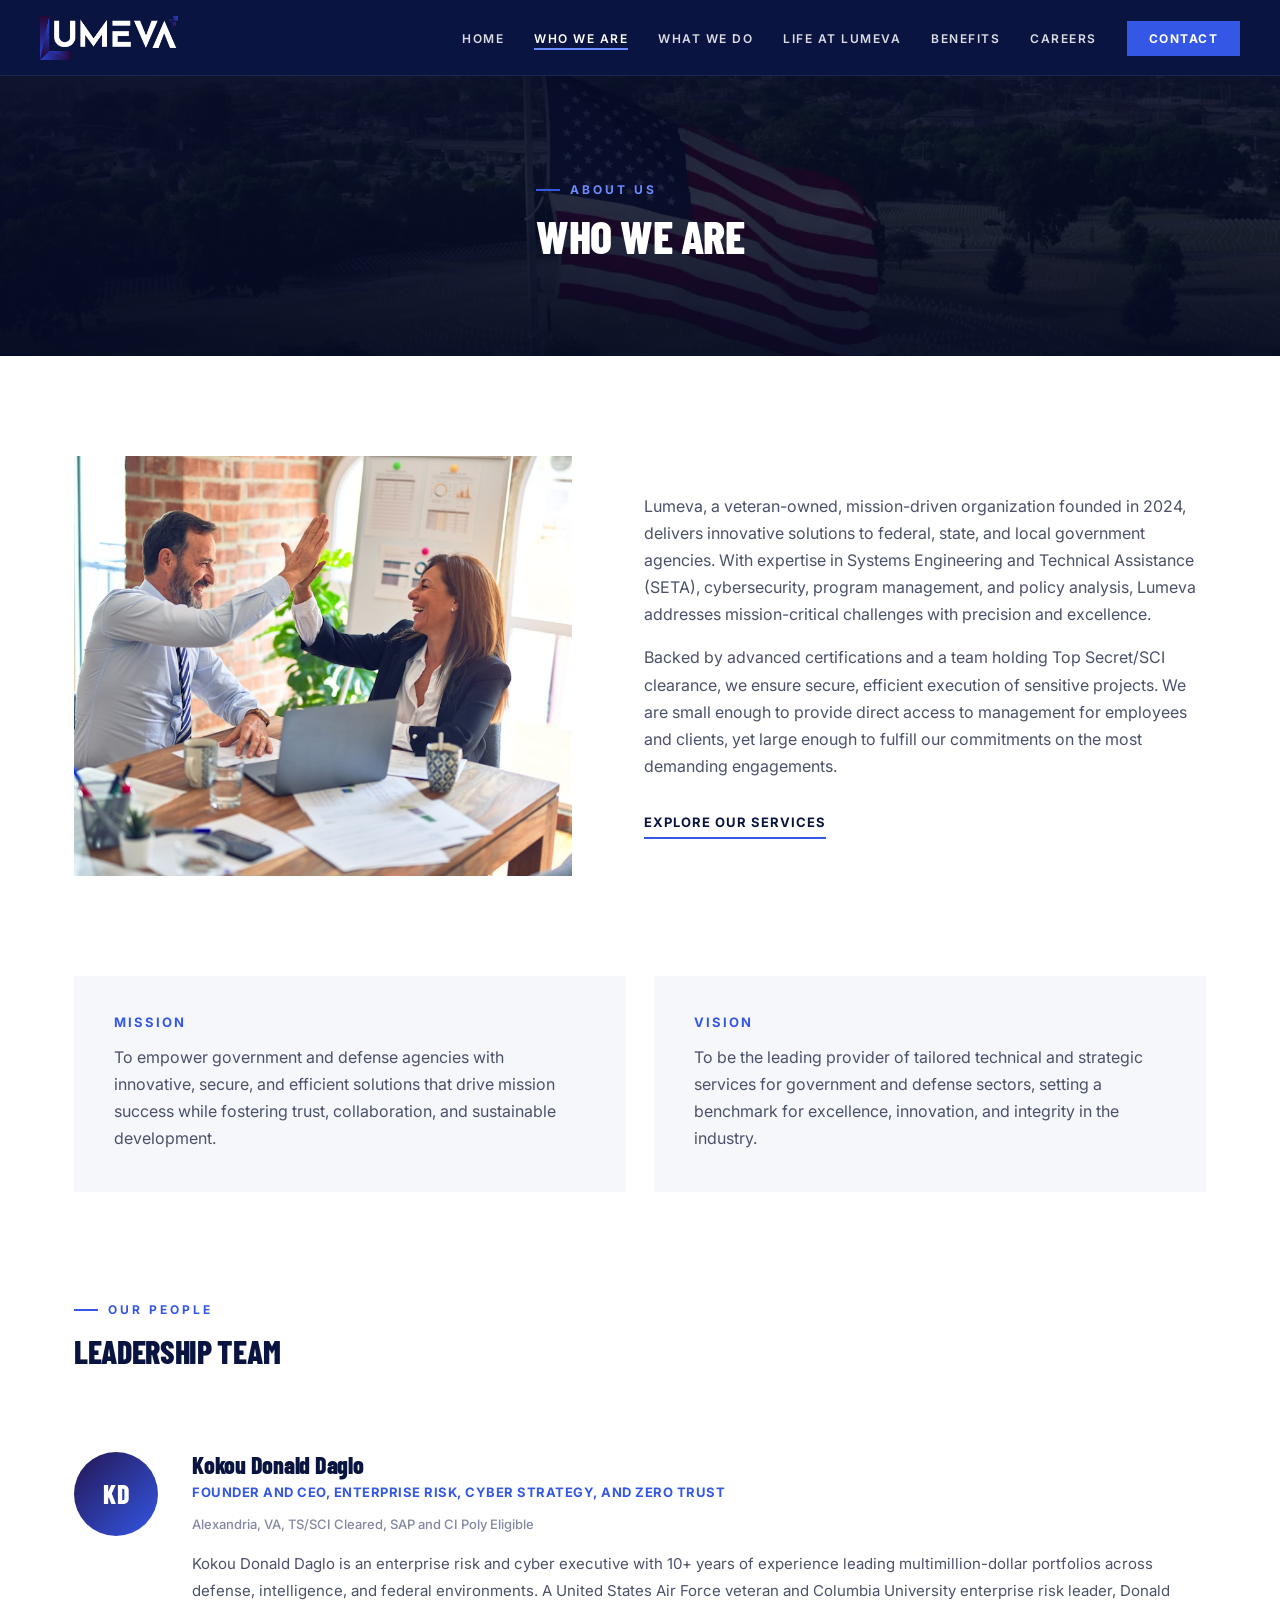
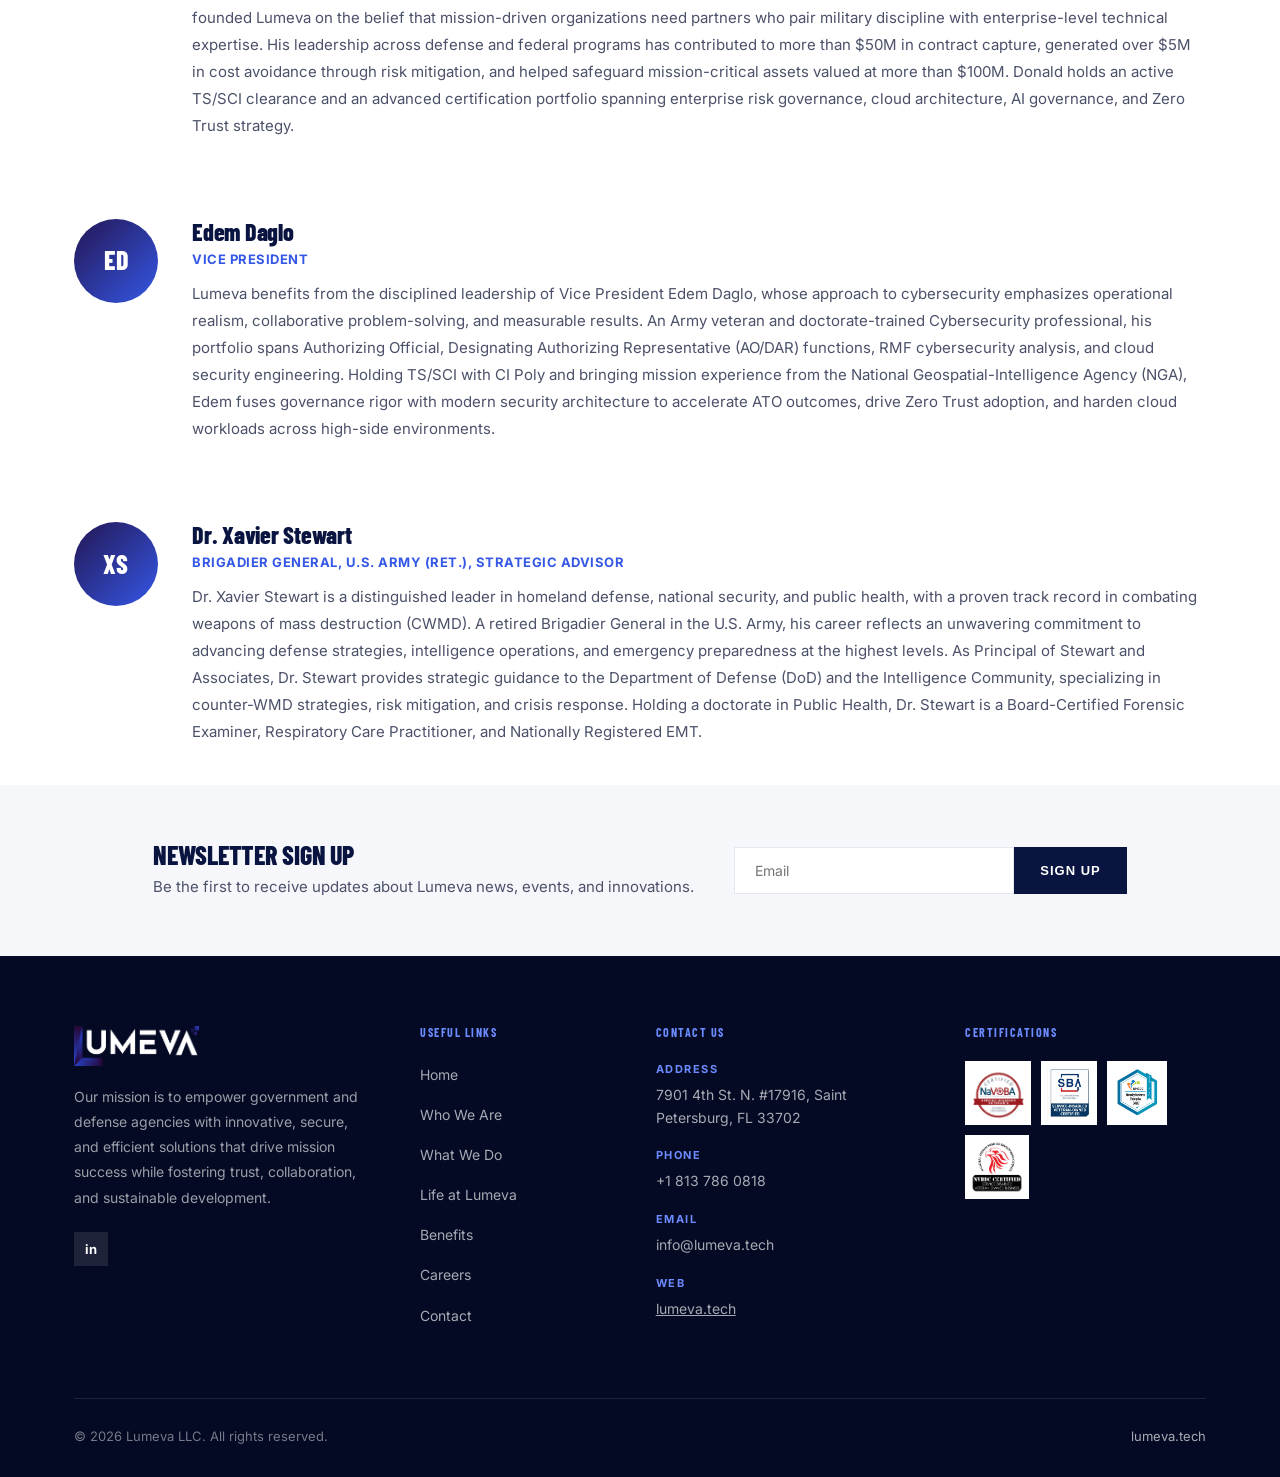
<file: who-we-are.html>
<!DOCTYPE html>
<html lang="en">
<head>
<meta charset="UTF-8">
<meta name="viewport" content="width=device-width, initial-scale=1.0">
<title>Who We Are | Lumeva</title>
<meta name="description" content="Learn about Lumeva LLC's mission, vision, and leadership team — a veteran-owned government contractor delivering secure, mission-critical solutions.">
<link rel="canonical" href="https://lumeva.tech/who-we-are.html">
<link rel="icon" type="image/png" href="images/favicon.png">
<link href="https://fonts.googleapis.com/css2?family=Inter:wght@400;500;600;700&family=Barlow+Condensed:wght@600;700;800&display=swap" rel="stylesheet">
<link rel="stylesheet" href="css/styles.css">
</head>
<body>

<!-- NAV -->
<nav>
  <div class="logo">
    <a href="/"><img src="images/logo-white.png" alt="Lumeva" /></a>
  </div>
  <ul>
    <li><a href="/">Home</a></li>
    <li><a href="who-we-are.html" class="active">Who We Are</a></li>
    <li><a href="what-we-do.html">What We Do</a></li>
    <li><a href="life-at-lumeva.html">Life at Lumeva</a></li>
    <li><a href="benefits.html">Benefits</a></li>
    <li><a href="careers.html">Careers</a></li>
    <li><a href="contact.html" class="nav-cta">Contact</a></li>
  </ul>
  <button class="nav-toggle" id="navToggle" aria-label="Toggle navigation menu"><span></span><span></span><span></span></button>
</nav>

<div class="page-header">
  <video class="page-header-video" autoplay muted loop playsinline poster="images/page-poster-who.jpg">
    <source src="images/page-video-who.mp4" type="video/mp4">
  </video>
  <div class="wrap">
    <div class="eyebrow on-dark">About Us</div>
    <h1>Who We Are</h1>
  </div>
</div>

<!-- WHO WE ARE -->
<section id="who">
  <div class="wrap">
    <div class="feature-row fade-up">
      <div class="feature-media"><img src="images/team-photo.jpg" alt="Lumeva team" /></div>
      <div class="feature-text">
        <p>Lumeva, a veteran-owned, mission-driven organization founded in 2024, delivers innovative solutions to federal, state, and local government agencies. With expertise in Systems Engineering and Technical Assistance (SETA), cybersecurity, program management, and policy analysis, Lumeva addresses mission-critical challenges with precision and excellence.</p>
        <p>Backed by advanced certifications and a team holding Top Secret/SCI clearance, we ensure secure, efficient execution of sensitive projects. We are small enough to provide direct access to management for employees and clients, yet large enough to fulfill our commitments on the most demanding engagements.</p>
        <a href="what-we-do.html" class="link-arrow">Explore Our Services</a>
      </div>
    </div>

    <div class="mv-grid fade-up">
      <div class="mv-card">
        <h4>Mission</h4>
        <p>To empower government and defense agencies with innovative, secure, and efficient solutions that drive mission success while fostering trust, collaboration, and sustainable development.</p>
      </div>
      <div class="mv-card">
        <h4>Vision</h4>
        <p>To be the leading provider of tailored technical and strategic services for government and defense sectors, setting a benchmark for excellence, innovation, and integrity in the industry.</p>
      </div>
    </div>

    <!-- LEADERSHIP -->
    <div class="leadership-head fade-up">
      <div class="eyebrow">Our People</div>
      <h3 class="block-head-title" style="font-family:'Barlow Condensed',sans-serif; font-size:32px; text-transform:uppercase; color:var(--navy);">Leadership Team</h3>
    </div>

    <div class="fade-up">
      <div class="leader-card">
        <div class="avatar">KD</div>
        <div class="leader-info">
          <h4>Kokou Donald Daglo</h4>
          <div class="title">Founder and CEO, Enterprise Risk, Cyber Strategy, and Zero Trust</div>
          <div class="leader-meta">Alexandria, VA, TS/SCI Cleared, SAP and CI Poly Eligible</div>
          <p class="bio">Kokou Donald Daglo is an enterprise risk and cyber executive with 10+ years of experience leading multimillion-dollar portfolios across defense, intelligence, and federal environments. A United States Air Force veteran and Columbia University enterprise risk leader, Donald founded Lumeva on the belief that mission-driven organizations need partners who pair military discipline with enterprise-level technical expertise. His leadership across defense and federal programs has contributed to more than $50M in contract capture, generated over $5M in cost avoidance through risk mitigation, and helped safeguard mission-critical assets valued at more than $100M. Donald holds an active TS/SCI clearance and an advanced certification portfolio spanning enterprise risk governance, cloud architecture, AI governance, and Zero Trust strategy.</p>
        </div>
      </div>

      <div class="leader-card">
        <div class="avatar">ED</div>
        <div class="leader-info">
          <h4>Edem Daglo</h4>
          <div class="title">Vice President</div>
          <p class="bio">Lumeva benefits from the disciplined leadership of Vice President Edem Daglo, whose approach to cybersecurity emphasizes operational realism, collaborative problem-solving, and measurable results. An Army veteran and doctorate-trained Cybersecurity professional, his portfolio spans Authorizing Official, Designating Authorizing Representative (AO/DAR) functions, RMF cybersecurity analysis, and cloud security engineering. Holding TS/SCI with CI Poly and bringing mission experience from the National Geospatial-Intelligence Agency (NGA), Edem fuses governance rigor with modern security architecture to accelerate ATO outcomes, drive Zero Trust adoption, and harden cloud workloads across high-side environments.</p>
        </div>
      </div>

      <div class="leader-card">
        <div class="avatar">XS</div>
        <div class="leader-info">
          <h4>Dr. Xavier Stewart</h4>
          <div class="title">Brigadier General, U.S. Army (Ret.), Strategic Advisor</div>
          <p class="bio">Dr. Xavier Stewart is a distinguished leader in homeland defense, national security, and public health, with a proven track record in combating weapons of mass destruction (CWMD). A retired Brigadier General in the U.S. Army, his career reflects an unwavering commitment to advancing defense strategies, intelligence operations, and emergency preparedness at the highest levels. As Principal of Stewart and Associates, Dr. Stewart provides strategic guidance to the Department of Defense (DoD) and the Intelligence Community, specializing in counter-WMD strategies, risk mitigation, and crisis response. Holding a doctorate in Public Health, Dr. Stewart is a Board-Certified Forensic Examiner, Respiratory Care Practitioner, and Nationally Registered EMT.</p>
        </div>
      </div>
    </div>
  </div>
</section>

<!-- NEWSLETTER -->
<div class="newsletter">
  <div class="wrap" style="display:flex; align-items:center; justify-content:space-between; gap:40px; flex-wrap:wrap;">
    <div>
      <h3>Newsletter Sign Up</h3>
      <p>Be the first to receive updates about Lumeva news, events, and innovations.</p>
    </div>
    <div class="newsletter-form">
      <input type="email" placeholder="Email" />
      <button>Sign up</button>
    </div>
  </div>
</div>

<!-- FOOTER -->
<footer>
  <div class="wrap">
    <div class="footer-grid">
      <div class="footer-about">
        <div class="footer-logo"><img src="images/logo-white.png" alt="Lumeva" /></div>
        <p>Our mission is to empower government and defense agencies with innovative, secure, and efficient solutions that drive mission success while fostering trust, collaboration, and sustainable development.</p>
        <a href="https://linkedin.com" class="linkedin-icon" target="_blank">in</a>
      </div>
      <div class="footer-links">
        <h4>Useful Links</h4>
        <ul>
          <li><a href="/">Home</a></li>
          <li><a href="who-we-are.html">Who We Are</a></li>
          <li><a href="what-we-do.html">What We Do</a></li>
          <li><a href="life-at-lumeva.html">Life at Lumeva</a></li>
          <li><a href="benefits.html">Benefits</a></li>
          <li><a href="careers.html">Careers</a></li>
          <li><a href="contact.html">Contact</a></li>
        </ul>
      </div>
      <div class="footer-contact">
        <h4>Contact Us</h4>
        <div class="footer-contact-item"><span class="ci-label">Address</span>7901 4th St. N. #17916, Saint Petersburg, FL 33702</div>
        <div class="footer-contact-item"><span class="ci-label">Phone</span>+1 813 786 0818</div>
        <div class="footer-contact-item"><span class="ci-label">Email</span>info@lumeva.tech</div>
        <div class="footer-contact-item"><span class="ci-label">Web</span><a href="https://lumeva.tech" style="color:rgba(255,255,255,0.65);">lumeva.tech</a></div>
      </div>
      <div class="footer-badges">
        <h4>Certifications</h4>
        <div class="badge-row">
          <div class="badge-chip"><img src="images/badge-navoba-white.png" alt="NaVOBA Certified" /></div>
          <div class="badge-chip"><img src="images/badge-sdvosb.png" alt="SBA Service-Disabled Veteran-Owned Certified" /></div>
          <div class="badge-chip"><img src="images/badge-mbe.png" alt="NMSDC MBE Certified" /></div>
          <div class="badge-chip"><img src="images/badge-nvbdc.jpg" alt="NVBDC Certified Service-Disabled Veteran Owned Business" /></div>
        </div>
      </div>
    </div>
    <div class="footer-bottom">
      <span>© 2026 Lumeva LLC. All rights reserved.</span>
      <a href="https://lumeva.tech">lumeva.tech</a>
    </div>
  </div>
</footer>

<script src="js/main.js"></script>
</body>
</html>
</file>
<file: css/styles.css>
:root {
    --navy: #0a1440;
    --navy-deep: #050a24;
    --ink: #0c1024;
    --blue: #3457e6;
    --blue-light: #6c8bff;
    --indigo: #241653;
    --slate: #4b5169;
    --slate-light: #8388a0;
    --line: #e6e7f0;
    --bg-soft: #f6f7fb;
    --white: #ffffff;
  }
  * { margin: 0; padding: 0; box-sizing: border-box; }
  html { scroll-behavior: smooth; }
  body { font-family: 'Inter', sans-serif; color: var(--slate); overflow-x: hidden; background: var(--white); line-height: 1.7; -webkit-font-smoothing: antialiased; }
  a { color: inherit; }
  img { display: block; max-width: 100%; }
  .wrap { max-width: 1180px; margin: 0 auto; padding: 0 24px; }

  h1, h2, h3, h4, h5 { font-family: 'Barlow Condensed', sans-serif; color: var(--navy); font-weight: 800; line-height: 1.05; letter-spacing: -0.01em; }

  .eyebrow {
    display: inline-flex; align-items: center; gap: 10px;
    font-size: 12px; font-weight: 700; letter-spacing: 3px; text-transform: uppercase;
    color: var(--blue); margin-bottom: 14px;
  }
  .eyebrow::before { content: ''; width: 24px; height: 2px; background: var(--blue); }
  .eyebrow.on-dark { color: var(--blue-light); }
  .eyebrow.center { justify-content: center; }
  .eyebrow.center::before { display: none; }

  .section-title { font-size: 40px; text-transform: uppercase; margin-bottom: 20px; }
  .accent-bar { width: 64px; height: 4px; background: linear-gradient(90deg, var(--indigo), var(--blue)); margin: 0 0 24px; }
  .accent-bar.center { margin: 0 auto 24px; }
  .lede { font-size: 17px; color: var(--slate); max-width: 620px; line-height: 1.8; }
  .center-head { text-align: center; }
  .center-head .lede { margin: 0 auto; }

  .btn {
    display: inline-flex; align-items: center; gap: 10px;
    background: linear-gradient(135deg, var(--indigo), var(--navy));
    color: white; padding: 15px 34px; font-size: 13px; font-weight: 700;
    letter-spacing: 1.5px; text-transform: uppercase; text-decoration: none;
    border: none; cursor: pointer; transition: all .25s;
  }
  .btn:hover { transform: translateY(-2px); box-shadow: 0 10px 30px rgba(10,20,64,0.25); }
  .btn-outline {
    display: inline-flex; align-items: center; gap: 10px;
    background: transparent; border: 1px solid rgba(255,255,255,0.3); color: white;
    padding: 14px 32px; font-size: 13px; font-weight: 700; letter-spacing: 1.5px;
    text-transform: uppercase; text-decoration: none; transition: all .25s;
  }
  .btn-outline:hover { border-color: white; background: rgba(255,255,255,0.08); }
  .link-arrow {
    display: inline-flex; align-items: center; gap: 8px; color: var(--navy);
    font-weight: 700; font-size: 13px; letter-spacing: 1px; text-transform: uppercase;
    text-decoration: none; border-bottom: 2px solid var(--blue); padding-bottom: 4px; transition: gap .2s;
  }
  .link-arrow:hover { gap: 14px; }

  /* NAV */
  nav {
    background: var(--navy); display: flex; align-items: center; justify-content: space-between;
    padding: 0 40px; height: 76px; position: sticky; top: 0; z-index: 1000;
    border-bottom: 1px solid rgba(255,255,255,0.08);
  }
  .logo img { height: 44px; width: auto; }
  nav ul { list-style: none; display: flex; align-items: center; gap: 30px; }
  nav ul a {
    color: rgba(255,255,255,0.85); text-decoration: none; font-size: 12px; font-weight: 600;
    letter-spacing: 1.5px; text-transform: uppercase; position: relative; padding-bottom: 4px; transition: color .2s;
  }
  nav ul a::after {
    content: ''; position: absolute; bottom: 0; left: 0; width: 0; height: 2px; background: var(--blue-light); transition: width .3s;
  }
  nav ul a:hover, nav ul a.active { color: white; }
  nav ul a:hover::after, nav ul a.active::after { width: 100%; }
  .nav-cta {
    background: var(--blue); color: white !important; padding: 10px 22px !important;
    font-weight: 700 !important;
  }
  .nav-cta::after { display: none; }
  .nav-cta:hover { background: var(--blue-light); }
  .nav-toggle {
    display: none; flex-direction: column; gap: 5px; background: none; border: none; cursor: pointer; padding: 8px;
  }
  .nav-toggle span { width: 24px; height: 2px; background: white; display: block; }

  /* HERO */
  #home {
    min-height: 660px; display: flex; align-items: center; position: relative; overflow: hidden;
  }
  .hero-video {
    position: absolute; inset: 0; z-index: 0;
    width: 100%; height: 100%; object-fit: cover;
  }
  .hero-overlay {
    position: absolute; inset: 0; z-index: 1;
    background:
      linear-gradient(180deg, rgba(5,10,36,0.88) 0%, rgba(5,10,36,0.82) 45%, rgba(5,10,36,0.96) 100%),
      linear-gradient(100deg, rgba(5,10,36,0.55) 0%, transparent 55%);
  }
  .hero-content { position: relative; z-index: 3; padding: 110px 0 70px; max-width: 760px; }
  .hero-tag {
    display: flex; align-items: center; font-size: 11px; font-weight: 700;
    letter-spacing: 3px; text-transform: uppercase; color: var(--blue-light);
    margin-bottom: 32px;
  }
  .hero-tag::before { content: ''; width: 24px; height: 2px; background: var(--blue-light); margin-right: 12px; }

  /* PAGE HEADER (interior pages) */
  .page-header {
    position: relative; min-height: 280px; display: flex; align-items: center;
    overflow: hidden; background-size: cover; background-position: center;
  }
  .page-header-video {
    position: absolute; inset: 0; z-index: 0;
    width: 100%; height: 100%; object-fit: cover;
  }
  .page-header::before {
    content: ''; position: absolute; inset: 0; z-index: 1;
    background:
      linear-gradient(180deg, rgba(5,10,36,0.88) 0%, rgba(5,10,36,0.8) 45%, rgba(5,10,36,0.94) 100%),
      linear-gradient(100deg, rgba(5,10,36,0.5) 0%, transparent 55%);
  }
  .page-header .wrap { position: relative; z-index: 2; }
  .page-header .eyebrow.on-dark { margin-bottom: 12px; }
  .page-header h1 {
    font-size: 46px; color: white; text-transform: uppercase; letter-spacing: -0.5px;
  }
  .hero-content h1 {
    font-size: 72px; font-weight: 800; color: white; line-height: 0.98; margin-bottom: 26px;
    text-transform: uppercase; letter-spacing: -0.5px;
  }
  .hero-content h1 em {
    display: block; font-style: normal;
    background: linear-gradient(90deg, var(--blue-light), #9fb2ff);
    -webkit-background-clip: text; -webkit-text-fill-color: transparent; background-clip: text;
  }
  .hero-sub { font-size: 18px; color: rgba(255,255,255,0.68); line-height: 1.8; max-width: 560px; margin-bottom: 40px; }
  .hero-buttons { display: flex; gap: 18px; align-items: center; margin-bottom: 64px; flex-wrap: wrap; }
  .hero-stats { display: flex; gap: 40px; padding-top: 32px; max-width: 680px; }
  .hero-stat { flex: 1; }
  .hero-stat .num { font-family: 'Barlow Condensed', sans-serif; font-size: 34px; font-weight: 800; color: white; display: block; line-height: 1; margin-bottom: 6px; }
  .hero-stat .label { font-size: 10.5px; font-weight: 600; letter-spacing: 1.2px; text-transform: uppercase; color: rgba(255,255,255,0.55); }


  /* FEATURE ROW (image + text alternating) */
  .feature-row { display: flex; align-items: center; gap: 72px; padding: 100px 0; }
  .feature-row.reverse { flex-direction: row-reverse; }
  .feature-media { flex: 0 0 44%; }
  .feature-media img { width: 100%; height: 420px; object-fit: cover; }
  .feature-text { flex: 1; }
  .feature-text p { margin-bottom: 16px; font-size: 16px; }
  .feature-text p:last-of-type { margin-bottom: 28px; }

  /* MISSION / VISION */
  .mv-grid { display: grid; grid-template-columns: 1fr 1fr; gap: 28px; margin: 0 0 100px; }
  .mv-card { padding: 40px; background: var(--bg-soft); }
  .mv-card h4 { font-size: 13px; letter-spacing: 2px; text-transform: uppercase; color: var(--blue); margin-bottom: 14px; font-family: 'Inter', sans-serif; font-weight: 700; }
  .mv-card p { font-size: 16px; color: var(--slate); }

  /* LEADERSHIP */
  .leadership-head { margin-bottom: 44px; }
  .leader-card {
    display: flex; gap: 34px; padding: 40px 0;
  }
  .avatar {
    flex: 0 0 84px; width: 84px; height: 84px; border-radius: 50%;
    background: linear-gradient(135deg, var(--indigo), var(--blue));
    display: flex; align-items: center; justify-content: center;
    color: white; font-family: 'Barlow Condensed', sans-serif; font-weight: 800; font-size: 26px; letter-spacing: 1px;
  }
  .leader-info h4 { font-size: 24px; margin-bottom: 4px; }
  .leader-info .title { font-size: 13px; font-weight: 700; color: var(--blue); letter-spacing: 0.5px; text-transform: uppercase; margin-bottom: 10px; font-family: 'Inter', sans-serif; }
  .leader-meta { font-size: 13px; color: var(--slate-light); font-weight: 500; margin-bottom: 14px; }
  .leader-info p.bio { font-size: 15px; line-height: 1.8; color: var(--slate); }

  /* SERVICES */
  #services { padding: 110px 0; background: var(--bg-soft); }
  .services-detail-grid { display: grid; grid-template-columns: repeat(2, 1fr); gap: 24px; margin-bottom: 60px; }
  .service-detail-card { background: white; padding: 40px; box-shadow: 0 2px 14px rgba(10,20,64,0.05); transition: box-shadow .2s, transform .2s; position: relative; }
  .service-detail-card:hover { box-shadow: 0 16px 30px rgba(10,20,64,0.1); transform: translateY(-2px); }
  .service-detail-card.span-2 { grid-column: span 2; }
  .sdc-index { font-family: 'Barlow Condensed', sans-serif; font-size: 15px; font-weight: 800; color: var(--slate-light); letter-spacing: 1px; margin-bottom: 10px; }
  .sdc-title { font-size: 24px; margin-bottom: 12px; }
  .service-detail-card p { font-size: 14.5px; line-height: 1.8; color: var(--slate); }

  .agency-strip { text-align: center; margin-bottom: 70px; }
  .agency-label { font-size: 11px; font-weight: 700; letter-spacing: 2px; text-transform: uppercase; color: var(--slate-light); margin-bottom: 26px; }
  .agency-pills { display: flex; flex-wrap: wrap; gap: 16px; justify-content: center; }
  .agency-pill {
    display: flex; align-items: center; gap: 10px;
    font-family: 'Barlow Condensed', sans-serif; font-size: 14px; font-weight: 700; letter-spacing: 1px;
    text-transform: uppercase; color: var(--navy); background: white;
    padding: 12px 22px 12px 16px; border-radius: 3px;
    box-shadow: 0 2px 10px rgba(10,20,64,0.08);
    transition: transform .2s, box-shadow .2s;
  }
  .agency-pill:hover { transform: translateY(-3px); box-shadow: 0 12px 24px rgba(10,20,64,0.15); }
  .agency-pill .badge-icon {
    flex-shrink: 0; width: 22px; height: 22px; border-radius: 50%;
    background: linear-gradient(135deg, var(--indigo), var(--blue));
    display: flex; align-items: center; justify-content: center;
  }
  .agency-pill .badge-icon svg { width: 12px; height: 12px; fill: white; }
  .agency-pill.logo-pill { padding: 10px 22px 10px 14px; }
  .agency-pill.logo-pill img { height: 30px; width: 30px; object-fit: contain; flex-shrink: 0; }

  /* CAPABILITY SPLIT */
  .capability-split { display: grid; grid-template-columns: 1.2fr 1fr; background: var(--navy); }
  .capability-panel { padding: 60px; color: white; }
  .capability-panel h3 { color: white; font-size: 30px; text-transform: uppercase; margin-bottom: 30px; }
  .cap-cols { display: grid; grid-template-columns: 1fr 1fr; gap: 36px; }
  .cap-cols h5 { font-size: 12px; letter-spacing: 2px; text-transform: uppercase; color: var(--blue-light); margin-bottom: 14px; font-family: 'Inter', sans-serif; font-weight: 700; }
  .cap-cols ul { list-style: none; }
  .cap-cols ul li { font-size: 13.5px; line-height: 1.7; padding: 7px 0; padding-left: 14px; position: relative; color: rgba(255,255,255,0.85); }
  .cap-cols ul li::before { content: ''; position: absolute; left: 0; top: 15px; width: 5px; height: 5px; background: var(--blue-light); }
  .capability-image { position: relative; }
  .capability-image img { width: 100%; height: 100%; object-fit: cover; min-height: 420px; }
  .capability-image::after { content: ''; position: absolute; inset: 0; background: linear-gradient(180deg, rgba(10,20,64,0.15), rgba(5,10,36,0.65)); }
  .key-info-bar { grid-column: 1 / -1; background: var(--navy-deep); padding: 26px 60px; display: flex; flex-wrap: wrap; gap: 40px; }
  .key-info-bar span { font-size: 13px; color: rgba(255,255,255,0.75); }
  .key-info-bar span strong { display: block; font-size: 10.5px; letter-spacing: 1.5px; text-transform: uppercase; color: var(--blue-light); margin-bottom: 4px; }
  .naics-line { grid-column: 1 / -1; background: var(--navy-deep); padding: 0 60px 26px; font-size: 13px; color: rgba(255,255,255,0.65); }
  .naics-line strong { color: white; }

  /* CARD GRID (life / culture / benefits) */
  #life { padding: 110px 0; }
  .life-grid, .culture-grid, .pride-grid, .benefits-grid { display: grid; gap: 24px; }
  .life-grid { grid-template-columns: 1fr 1fr; margin-bottom: 90px; }
  .culture-grid, .pride-grid { grid-template-columns: repeat(3, 1fr); }
  .card-flat { background: var(--bg-soft); padding: 32px; transition: box-shadow .2s, transform .2s; }
  .card-flat:hover { box-shadow: 0 16px 30px rgba(10,20,64,0.08); transform: translateY(-3px); }
  .card-flat h4, .card-flat h5 { font-size: 21px; margin-bottom: 12px; }
  .card-flat p { font-size: 15px; color: var(--slate); }
  .block-head { margin-bottom: 36px; }
  .block-head h3 { font-size: 30px; text-transform: uppercase; }

  .pride-card { background: var(--bg-soft); padding: 32px; }
  .pride-card .num { font-family: 'Barlow Condensed', sans-serif; font-size: 44px; font-weight: 800; color: var(--blue); opacity: 0.35; line-height: 1; margin-bottom: 10px; }
  .pride-card p { font-size: 14.5px; color: var(--slate); line-height: 1.8; }

  .giving-section { background: var(--navy); color: white; padding: 56px 60px; margin-bottom: 90px; }
  .giving-section h3 { color: white; font-size: 28px; text-transform: uppercase; margin-bottom: 14px; }
  .giving-section p { font-size: 16px; color: rgba(255,255,255,0.75); max-width: 720px; }

  /* BENEFITS */
  #benefits { padding: 110px 0; background: var(--bg-soft); }
  .benefits-grid { grid-template-columns: repeat(4, 1fr); }
  .benefit-block h4 { font-size: 16px; text-transform: uppercase; letter-spacing: 1px; margin-bottom: 20px; padding-bottom: 12px; border-bottom: 2px solid var(--navy); font-family: 'Inter', sans-serif; font-weight: 700; color: var(--navy); }
  .benefit-item { display: flex; gap: 10px; padding: 9px 0; font-size: 14px; color: var(--slate); line-height: 1.6; }
  .benefit-item::before { content: '-'; color: var(--blue); font-weight: 700; }

  /* CAREERS */
  #careers { padding: 110px 0; background: var(--navy); }
  .careers-flex { display: flex; align-items: center; gap: 70px; }
  .careers-flex img { width: 46%; height: 380px; object-fit: cover; flex-shrink: 0; }
  .careers-copy h2 { color: white; font-size: 44px; text-transform: uppercase; margin-bottom: 22px; }
  .careers-copy p { color: rgba(255,255,255,0.65); font-size: 16px; margin-bottom: 30px; max-width: 460px; }

  /* CONTACT */
  #contact { padding: 110px 0; }
  .contact-info { display: flex; gap: 50px; justify-content: center; margin-bottom: 60px; flex-wrap: wrap; }
  .contact-info-item { font-size: 15px; }
  .ci-label { display: block; font-weight: 700; font-size: 11px; text-transform: uppercase; letter-spacing: 1.5px; color: var(--blue); margin-bottom: 6px; }
  .contact-form { max-width: 680px; margin: 0 auto; }
  .contact-form-row { display: grid; grid-template-columns: 1fr 1fr; gap: 16px; }
  .contact-form input, .contact-form textarea {
    width: 100%; padding: 15px 0; border: none; border-bottom: 1px solid var(--line);
    font-family: 'Inter', sans-serif; font-size: 15px; margin-bottom: 24px; outline: none; transition: border-color .2s; background: transparent;
  }
  .contact-form input:focus, .contact-form textarea:focus { border-color: var(--blue); }
  .contact-form textarea { height: 120px; resize: vertical; grid-column: 1 / -1; }
  .contact-form button { margin-top: 8px; }

  /* NEWSLETTER */
  .newsletter { background: var(--bg-soft); padding: 56px 0; display: flex; align-items: center; justify-content: space-between; gap: 40px; }
  .newsletter h3 { font-size: 26px; text-transform: uppercase; margin-bottom: 6px; }
  .newsletter p { font-size: 15px; color: var(--slate); }
  .newsletter-form { display: flex; flex-shrink: 0; }
  .newsletter-form input { padding: 14px 20px; border: 1px solid var(--line); font-size: 14px; width: 280px; outline: none; font-family: 'Inter', sans-serif; }
  .newsletter-form button { background: var(--navy); color: white; padding: 14px 26px; border: none; font-size: 13px; font-weight: 700; letter-spacing: 1px; text-transform: uppercase; cursor: pointer; }

  /* FOOTER */
  footer { background: var(--navy-deep); color: white; padding: 70px 0 30px; }
  .footer-grid { display: grid; grid-template-columns: 1.6fr 1fr 1.4fr 1.3fr; gap: 50px; margin-bottom: 56px; }
  .footer-logo img { height: 40px; width: auto; margin-bottom: 18px; }
  .footer-about p { font-size: 14px; line-height: 1.8; color: rgba(255,255,255,0.6); margin-bottom: 22px; }
  .footer-links h4, .footer-contact h4, .footer-badges h4 {
    font-size: 12px; font-weight: 700; letter-spacing: 1.5px; color: var(--blue-light); text-transform: uppercase; margin-bottom: 22px;
  }
  .footer-links ul { list-style: none; }
  .footer-links li { margin-bottom: 13px; }
  .footer-links a { color: rgba(255,255,255,0.65); text-decoration: none; font-size: 14px; transition: color .2s; }
  .footer-links a:hover { color: white; }
  .footer-contact-item { margin-bottom: 18px; font-size: 14px; color: rgba(255,255,255,0.65); line-height: 1.6; }
  .footer-contact-item .ci-label { color: var(--blue-light); }
  .badge-row { display: flex; flex-wrap: wrap; gap: 10px; }
  .badge-chip { background: white; padding: 6px; height: 64px; display: flex; align-items: center; }
  .badge-chip img { height: 100%; width: auto; object-fit: contain; }
  .linkedin-icon {
    width: 34px; height: 34px; background: rgba(255,255,255,0.1); display: flex; align-items: center; justify-content: center;
    font-weight: 700; font-size: 13px; color: white; text-decoration: none; transition: background .2s;
  }
  .linkedin-icon:hover { background: var(--blue); }
  .footer-bottom { border-top: 1px solid rgba(255,255,255,0.1); padding-top: 26px; display: flex; justify-content: space-between; flex-wrap: wrap; gap: 10px; font-size: 13px; color: rgba(255,255,255,0.45); }
  .footer-bottom a { color: rgba(255,255,255,0.65); text-decoration: none; }
  .footer-bottom a:hover { color: white; }

  .fade-up { opacity: 0; transform: translateY(30px); transition: opacity .6s ease, transform .6s ease; }
  .fade-up.visible { opacity: 1; transform: translateY(0); }

  @media (max-width: 900px) {
    nav { padding: 0 20px; }
    .nav-toggle { display: flex; }
    .page-header { min-height: 200px; }
    .page-header h1 { font-size: 34px; }
    nav ul {
      display: none; position: absolute; top: 76px; left: 0; right: 0; background: var(--navy);
      flex-direction: column; align-items: flex-start; gap: 0; padding: 10px 20px 20px;
      border-top: 1px solid rgba(255,255,255,0.08); border-bottom: 1px solid rgba(255,255,255,0.08);
    }
    nav ul.open { display: flex; }
    nav ul li { width: 100%; }
    nav ul a { display: block; padding: 14px 0; width: 100%; }
    .nav-cta { display: inline-block; margin-top: 10px; }
    .hero-content h1 { font-size: 44px; }
    .hero-stats { flex-wrap: wrap; gap: 20px; }
    .hero-stat { flex: 1 1 40%; }
    .feature-row, .feature-row.reverse { flex-direction: column; padding: 60px 0; gap: 36px; }
    .feature-media { flex: 1; width: 100%; }
    .feature-media img { height: 280px; }
    .mv-grid, .life-grid, .culture-grid, .pride-grid, .services-detail-grid { grid-template-columns: 1fr; }
    .service-detail-card.span-2 { grid-column: span 1; }
    .benefits-grid { grid-template-columns: 1fr 1fr; }
    .capability-split { grid-template-columns: 1fr; }
    .capability-panel { padding: 40px 24px; }
    .cap-cols { grid-template-columns: 1fr; }
    .key-info-bar, .naics-line { padding-left: 24px; padding-right: 24px; }
    .careers-flex { flex-direction: column; }
    .careers-flex img { width: 100%; }
    .footer-grid { grid-template-columns: 1fr 1fr; }
    .newsletter { flex-direction: column; align-items: flex-start; padding: 40px 24px; }
    .contact-form-row { grid-template-columns: 1fr; }
    #services, #life, #benefits, #careers, #contact { padding: 70px 0; }
    .service-detail-card, .capability-panel { padding: 28px; }
  }
</file>
